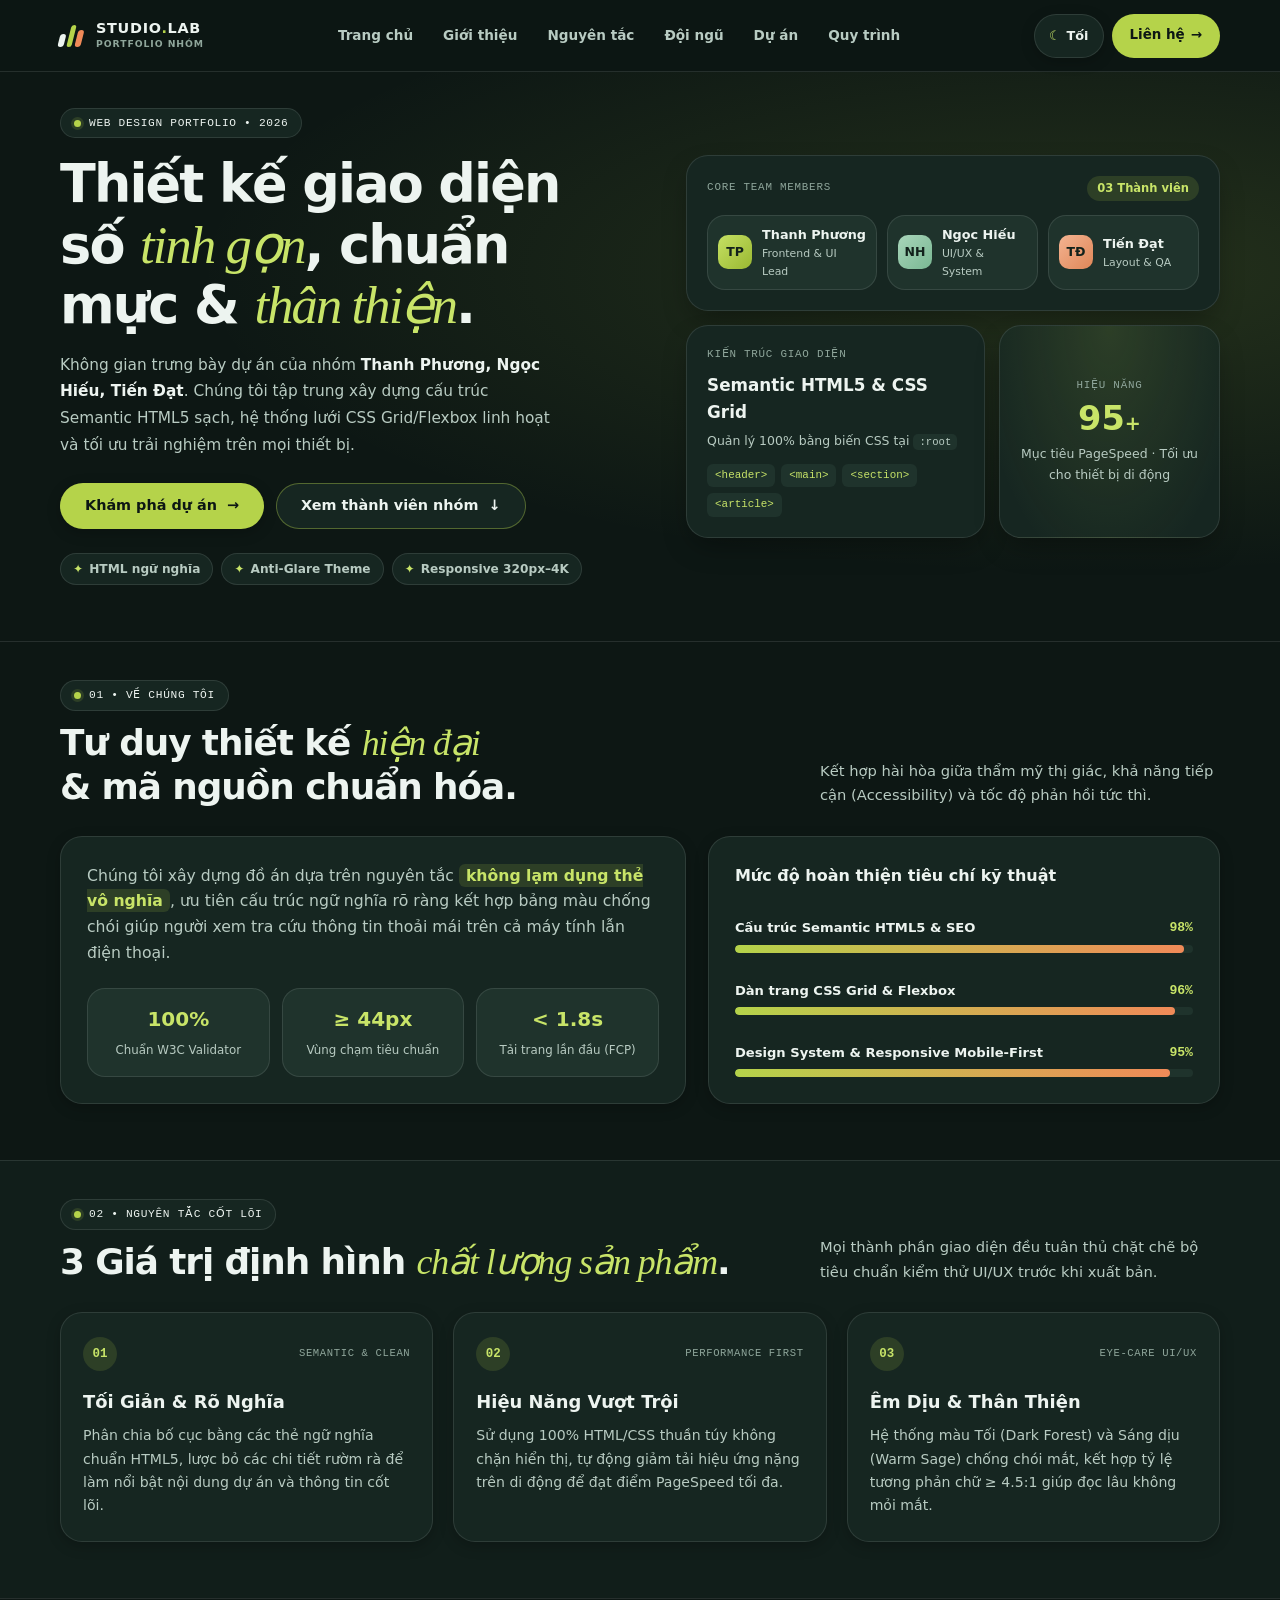
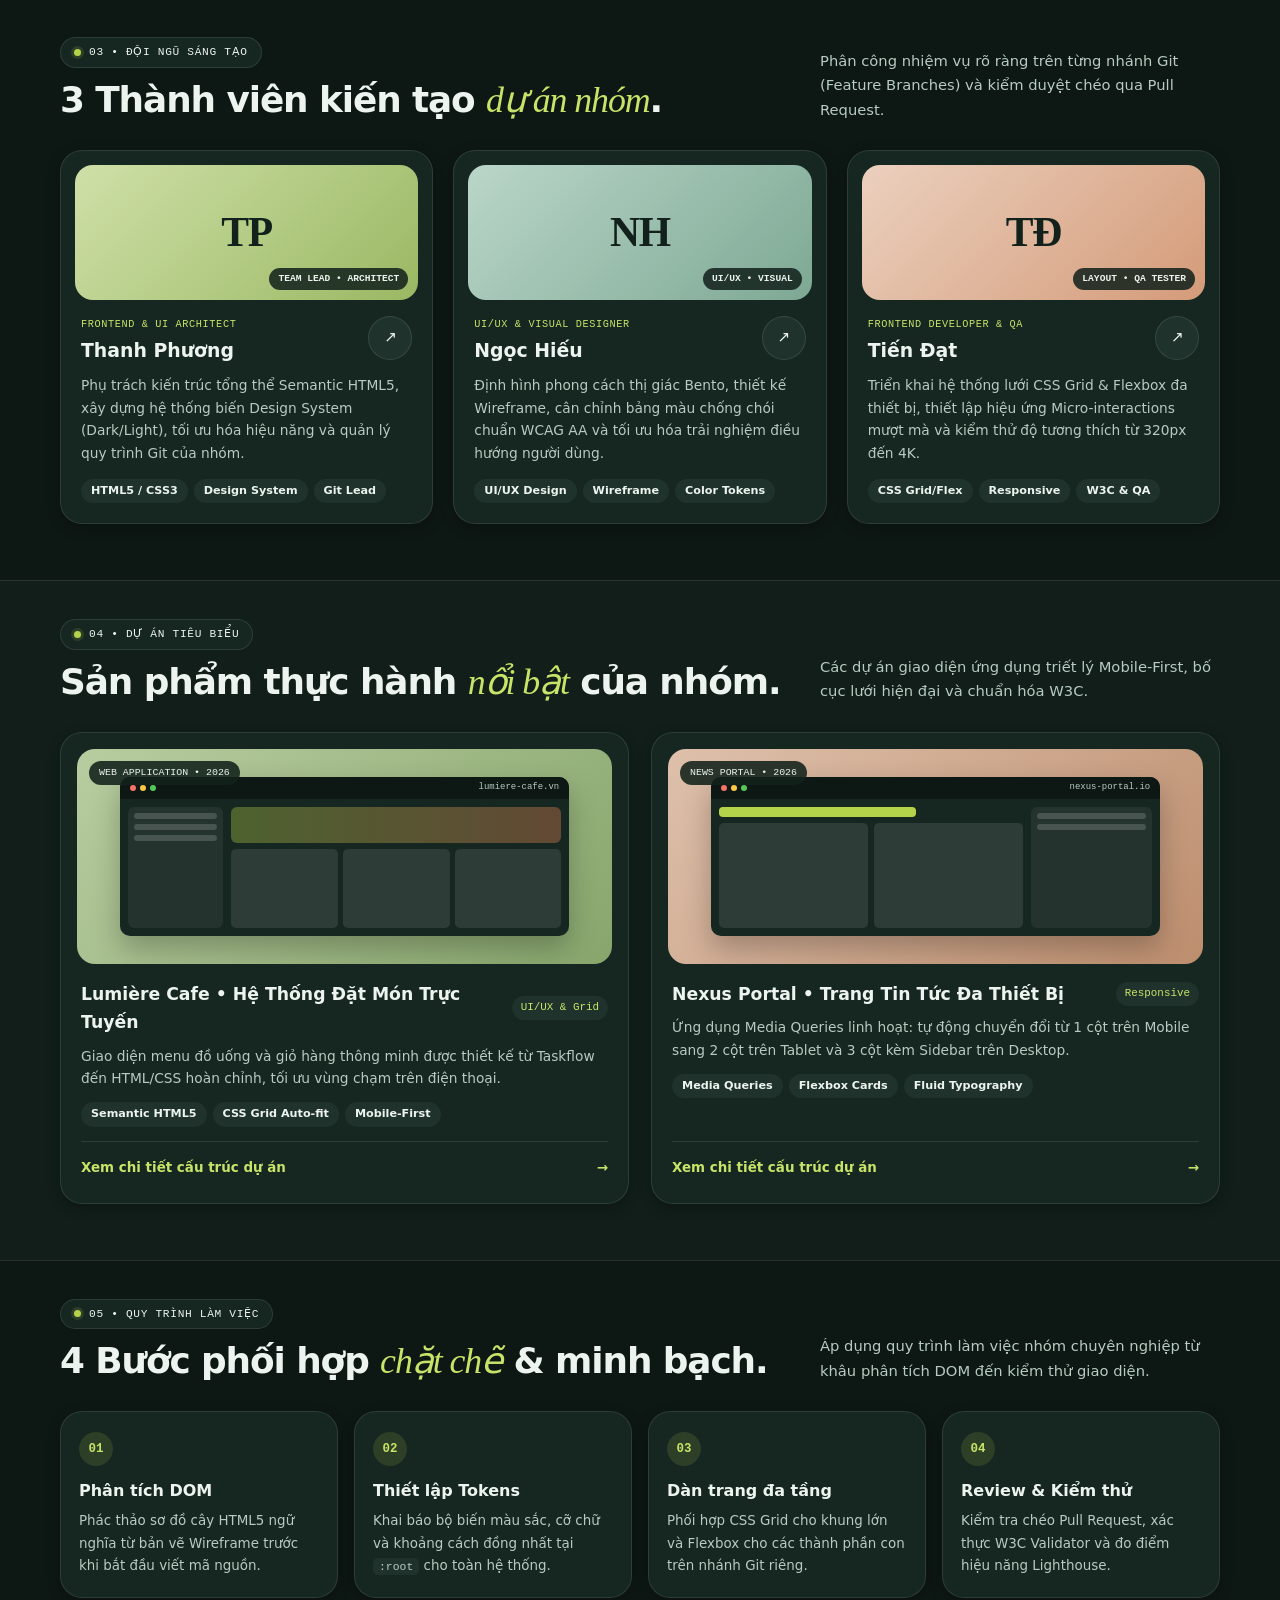
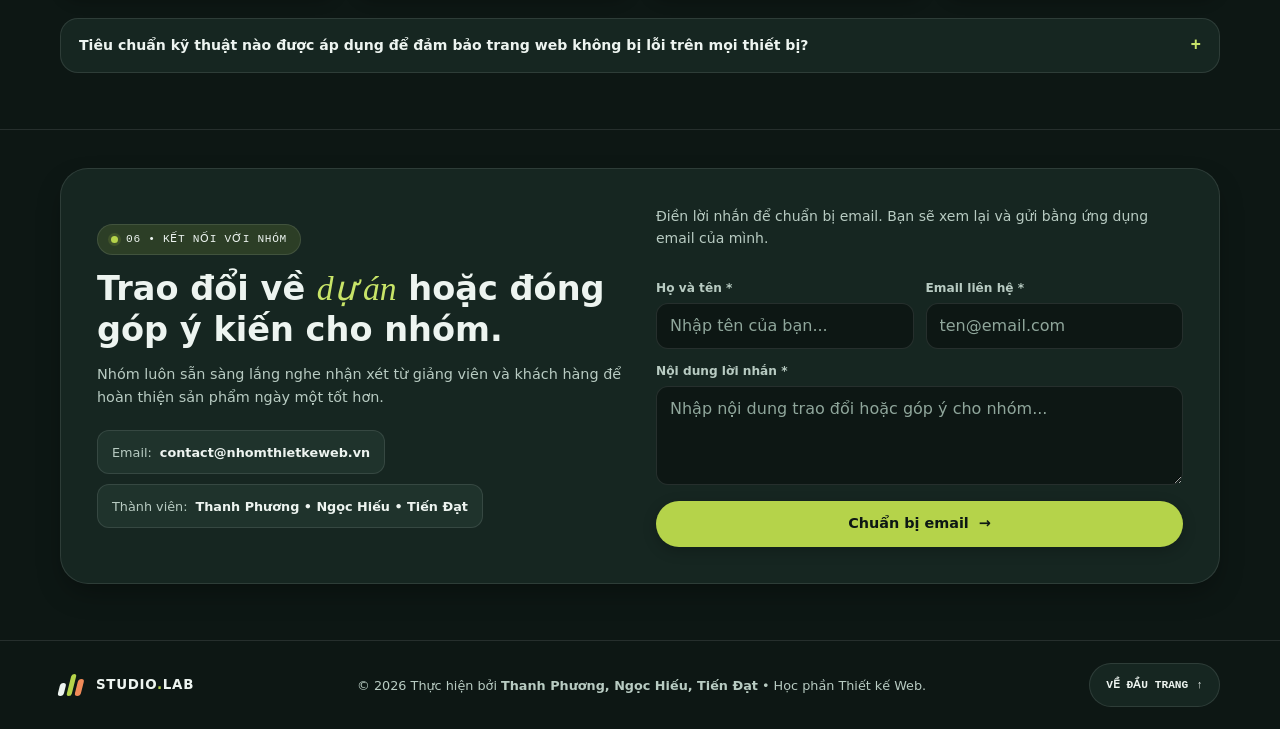
<file: index.html>
<!DOCTYPE html>
<html lang="vi">
<head>
  <meta charset="UTF-8">
  <meta name="viewport" content="width=device-width, initial-scale=1.0">
  <meta name="description" content="Portfolio Nhóm Thiết Kế Web STUDIO.LAB - Thanh Phương, Ngọc Hiếu, Tiến Đạt. Giao diện chuẩn Semantic HTML5, CSS Grid/Flexbox, Responsive và tối ưu PageSpeed.">
  <meta name="theme-color" content="#0d1714">
<script>try{if(localStorage.getItem('studio-theme')==='light')document.documentElement.dataset.theme='light'}catch{}</script>
  <title>STUDIO.LAB • Portfolio Nhóm Thiết Kế Web</title>

  <!-- Favicon SVG nội tuyến: Hiển thị sắc nét trên tab trình duyệt, không lỗi 404 -->
  <link rel="icon" type="image/svg+xml" href="data:image/svg+xml,%3Csvg xmlns='http://www.w3.org/2000/svg' viewBox='0 0 64 64'%3E%3Crect width='64' height='64' rx='16' fill='%23143e33'/%3E%3Crect x='15' y='28' width='8' height='22' rx='4' transform='skewX(-14)' fill='%23ffffff'/%3E%3Crect x='28' y='14' width='8' height='36' rx='4' transform='skewX(-14)' fill='%23b5d34a'/%3E%3Crect x='41' y='21' width='8' height='29' rx='4' transform='skewX(-14)' fill='%23f08a58'/%3E%3C/svg%3E">

  <link rel="stylesheet" href="style.css">

</head>
<body id="top">
  <!-- Phím tắt trợ năng cho người dùng bàn phím -->
  <a class="skip-link" href="#main-content">Bỏ qua đến nội dung chính</a>

  <!-- ==========================================================================
       1. HEADER & THANH ĐIỀU HƯỚNG CỐ ĐỊNH (STICKY HEADER)
       Khi bấm vào từng mục, trang sẽ cuộn khớp chính xác từ mép trên của mục đó.
       ========================================================================== -->
  <header class="site-header">
    <div class="header-inner">
      <a href="#top" class="brand" title="Về đầu trang">
        <span class="brand-mark" aria-hidden="true">
          <span></span>
          <span></span>
          <span></span>
        </span>
        <span class="brand-text">
          <span class="brand-title">STUDIO<span class="brand-dot">.</span>LAB</span>
          <span class="brand-sub">PORTFOLIO NHÓM</span>
        </span>
      </a>

      <!-- Menu điều hướng chính trên Desktop -->
      <nav class="desktop-nav" aria-label="Điều hướng chính">
        <a href="#hero" class="nav-item">Trang chủ</a>
        <a href="#about" class="nav-item">Giới thiệu</a>
        <a href="#principles" class="nav-item">Nguyên tắc</a>
        <a href="#team" class="nav-item">Đội ngũ</a>
        <a href="#work" class="nav-item">Dự án</a>
        <a href="#process" class="nav-item">Quy trình</a>
      </nav>

      <!-- Cụm nút chức năng: Đổi chế độ Tối / Sáng dịu mắt + Liên hệ + Menu Mobile -->
      <div class="header-actions">
        <div class="theme-switcher">
          <input type="checkbox" id="theme-switch" class="theme-checkbox" aria-label="Chuyển đổi giao diện Tối hoặc Sáng dịu mắt">
          <label for="theme-switch" class="theme-toggle-btn" title="Đổi giao diện Tối / Sáng dịu mắt (Anti-Glare)">
            <span class="mode-dark-label"><span class="mode-icon" aria-hidden="true">☾</span> Tối</span>
            <span class="mode-light-label"><span class="mode-icon" aria-hidden="true">☀</span> Sáng dịu</span>
          </label>
        </div>

        <a href="#contact" class="nav-contact">
          <span>Liên hệ</span>
          <span class="nav-arrow" aria-hidden="true">→</span>
        </a>

        <!-- Menu Hamburger thuần CSS trên Mobile & Tablet -->
        <details class="mobile-menu">
          <summary class="menu-toggle" aria-label="Mở menu điều hướng">
            <span class="toggle-line"></span>
            <span class="toggle-line"></span>
          </summary>
          <nav class="mobile-nav-dropdown" aria-label="Menu di động">
            <a href="#hero" class="nav-item">Trang chủ</a>
            <a href="#about" class="nav-item">Giới thiệu</a>
            <a href="#principles" class="nav-item">Nguyên tắc</a>
            <a href="#team" class="nav-item">Đội ngũ</a>
            <a href="#work" class="nav-item">Dự án</a>
            <a href="#process" class="nav-item">Quy trình</a>
            <a href="#contact" class="nav-contact mobile-cta">
              <span>Liên hệ ngay</span>
              <span aria-hidden="true">→</span>
            </a>
          </nav>
        </details>
      </div>
    </div>
  </header>

  <!-- ==========================================================================
       2. NỘI DUNG CHÍNH (<main>) - CẤU TRÚC BENTO PORTFOLIO HIỆN ĐẠI, GỌN GÀNG
       ========================================================================== -->
  <main id="main-content">

    <!-- ========================================================================
         HERO SECTION: GIỚI THIỆU NHÓM & BẢNG BENTO TRỰC QUAN
         ======================================================================== -->
    <section class="hero-section" id="hero">
      <div class="section-wrap hero-grid">
        <!-- Cột trái: Thông điệp Portfolio & Nút điều hướng -->
        <div class="hero-copy">
          <div class="eyebrow-pill">
            <span class="status-dot" aria-hidden="true"></span>
            <span>WEB DESIGN PORTFOLIO • <time datetime="2026">2026</time></span>
          </div>

          <h1 class="hero-title">
            Thiết kế giao diện số <em>tinh gọn</em>, chuẩn mực &amp; <em>thân thiện</em>.
          </h1>

          <p class="hero-intro">
            Không gian trưng bày dự án của nhóm <strong>Thanh Phương, Ngọc Hiếu, Tiến Đạt</strong>. Chúng tôi tập trung xây dựng cấu trúc Semantic HTML5 sạch, hệ thống lưới CSS Grid/Flexbox linh hoạt và tối ưu trải nghiệm trên mọi thiết bị.
          </p>

          <div class="hero-actions">
            <a href="#work" class="button button-primary">
              <span>Khám phá dự án</span>
              <span class="btn-arrow" aria-hidden="true">→</span>
            </a>
            <a href="#team" class="button button-outline">
              <span>Xem thành viên nhóm</span>
              <span class="btn-arrow" aria-hidden="true">↓</span>
            </a>
          </div>

          <ul class="hero-feature-tags" aria-label="Tiêu chuẩn kỹ thuật">
            <li class="feature-tag"><span class="tag-icon" aria-hidden="true">✦</span> HTML ngữ nghĩa</li>
            <li class="feature-tag"><span class="tag-icon" aria-hidden="true">✦</span> Anti-Glare Theme</li>
            <li class="feature-tag"><span class="tag-icon" aria-hidden="true">✦</span> Responsive 320px–4K</li>
          </ul>
        </div>

        <!-- Cột phải: Bảng Bento Portfolio Tổng Quan (<figure> & <figcaption>) -->
        <figure class="hero-bento" aria-label="Bảng tổng quan hồ sơ nhóm STUDIO.LAB">
          <!-- Thẻ Bento 1: Đội ngũ nòng cốt -->
          <div class="bento-card bento-team-preview">
            <div class="bento-card-head">
              <span class="bento-label">CORE TEAM MEMBERS</span>
              <span class="bento-status">03 Thành viên</span>
            </div>
            <div class="bento-avatars">
              <a href="#team" class="bento-member-chip">
                <span class="chip-avatar av-one">TP</span>
                <span class="chip-info">
                  <strong>Thanh Phương</strong>
                  <small>Frontend &amp; UI Lead</small>
                </span>
              </a>
              <a href="#team" class="bento-member-chip">
                <span class="chip-avatar av-two">NH</span>
                <span class="chip-info">
                  <strong>Ngọc Hiếu</strong>
                  <small>UI/UX &amp; System</small>
                </span>
              </a>
              <a href="#team" class="bento-member-chip">
                <span class="chip-avatar av-three">TĐ</span>
                <span class="chip-info">
                  <strong>Tiến Đạt</strong>
                  <small>Layout &amp; QA</small>
                </span>
              </a>
            </div>
          </div>

          <!-- Thẻ Bento 2: Kiến trúc mã nguồn -->
          <div class="bento-card bento-arch">
            <span class="bento-label">KIẾN TRÚC GIAO DIỆN</span>
            <strong class="bento-big-text">Semantic HTML5 &amp; CSS Grid</strong>
            <p class="bento-sub-text">Quản lý 100% bằng biến CSS tại <code>:root</code></p>
            <div class="bento-pills">
              <span>&lt;header&gt;</span>
              <span>&lt;main&gt;</span>
              <span>&lt;section&gt;</span>
              <span>&lt;article&gt;</span>
            </div>
          </div>

          <!-- Thẻ Bento 3: Điểm hiệu năng -->
          <div class="bento-card bento-score">
            <span class="bento-label">HIỆU NĂNG</span>
            <div class="score-circle">95<span>+</span></div>
            <p class="bento-sub-text">Mục tiêu PageSpeed · Tối ưu cho thiết bị di động</p>
          </div>
          <figcaption class="sr-only">Tóm tắt hồ sơ năng lực và đội ngũ thiết kế web STUDIO.LAB</figcaption>
        </figure>
      </div>
    </section>

    <!-- ========================================================================
         SECTION 01: GIỚI THIỆU & NĂNG LỰC KỸ THUẬT (<section> + <aside> + <mark>)
         ======================================================================== -->
    <section class="section-block" id="about">
      <div class="section-wrap">
        <!-- Thanh tiêu đề gọn gàng giúp nội dung chính luôn hiển thị ngay từ đầu -->
        <div class="section-header-bar">
          <div class="header-bar-left">
            <div class="eyebrow-pill">
              <span class="status-dot" aria-hidden="true"></span>
              <span>01 • VỀ CHÚNG TÔI</span>
            </div>
            <h2 class="section-title">
              Tư duy thiết kế <em>hiện đại</em> &amp; mã nguồn chuẩn hóa.
            </h2>
          </div>
          <p class="section-subtitle">
            Kết hợp hài hòa giữa thẩm mỹ thị giác, khả năng tiếp cận (Accessibility) và tốc độ phản hồi tức thì.
          </p>
        </div>

        <div class="about-bento-grid">
          <div class="about-story-card">
            <p class="about-lead-text">
              Chúng tôi xây dựng đồ án dựa trên nguyên tắc <mark class="highlight-mark">không lạm dụng thẻ vô nghĩa</mark>, ưu tiên cấu trúc ngữ nghĩa rõ ràng kết hợp bảng màu chống chói giúp người xem tra cứu thông tin thoải mái trên cả máy tính lẫn điện thoại.
            </p>

            <div class="about-stats-grid">
              <div class="mini-stat-box">
                <strong>100%</strong>
                <span>Chuẩn W3C Validator</span>
              </div>
              <div class="mini-stat-box">
                <strong>&ge; 44px</strong>
                <span>Vùng chạm tiêu chuẩn</span>
              </div>
              <div class="mini-stat-box">
                <strong>&lt; 1.8s</strong>
                <span>Tải trang lần đầu (FCP)</span>
              </div>
            </div>
          </div>

          <!-- Khối <aside> hiển thị thanh kỹ năng của nhóm -->
          <aside class="about-skills-aside" aria-label="Kỹ năng trọng tâm của nhóm">
            <h3 class="aside-heading">Mức độ hoàn thiện tiêu chí kỹ thuật</h3>
            <div class="skill-item">
              <div class="skill-meta">
                <span>Cấu trúc Semantic HTML5 &amp; SEO</span>
                <strong>98%</strong>
              </div>
              <div class="skill-bar"><span class="skill-fill w-98"></span></div>
            </div>
            <div class="skill-item">
              <div class="skill-meta">
                <span>Dàn trang CSS Grid &amp; Flexbox</span>
                <strong>96%</strong>
              </div>
              <div class="skill-bar"><span class="skill-fill w-96"></span></div>
            </div>
            <div class="skill-item">
              <div class="skill-meta">
                <span>Design System &amp; Responsive Mobile-First</span>
                <strong>95%</strong>
              </div>
              <div class="skill-bar"><span class="skill-fill w-95"></span></div>
            </div>
          </aside>
        </div>
      </div>
    </section>

    <!-- ========================================================================
         SECTION 02: NGUYÊN TẮC CỐT LÕI (PRINCIPLES)
         ======================================================================== -->
    <section class="section-block section-subtle" id="principles">
      <div class="section-wrap">
        <div class="section-header-bar">
          <div class="header-bar-left">
            <div class="eyebrow-pill">
              <span class="status-dot" aria-hidden="true"></span>
              <span>02 • NGUYÊN TẮC CỐT LÕI</span>
            </div>
            <h2 class="section-title">
              3 Giá trị định hình <em>chất lượng sản phẩm</em>.
            </h2>
          </div>
          <p class="section-subtitle">
            Mọi thành phần giao diện đều tuân thủ chặt chẽ bộ tiêu chuẩn kiểm thử UI/UX trước khi xuất bản.
          </p>
        </div>

        <div class="cards-grid-3">
          <article class="feature-card">
            <div class="card-top-row">
              <span class="step-badge">01</span>
              <span class="card-tag">SEMANTIC &amp; CLEAN</span>
            </div>
            <h3 class="card-heading">Tối Giản &amp; Rõ Nghĩa</h3>
            <p class="card-text">
              Phân chia bố cục bằng các thẻ ngữ nghĩa chuẩn HTML5, lược bỏ các chi tiết rườm rà để làm nổi bật nội dung dự án và thông tin cốt lõi.
            </p>
          </article>

          <article class="feature-card">
            <div class="card-top-row">
              <span class="step-badge">02</span>
              <span class="card-tag">PERFORMANCE FIRST</span>
            </div>
            <h3 class="card-heading">Hiệu Năng Vượt Trội</h3>
            <p class="card-text">
              Sử dụng 100% HTML/CSS thuần túy không chặn hiển thị, tự động giảm tải hiệu ứng nặng trên di động để đạt điểm PageSpeed tối đa.
            </p>
          </article>

          <article class="feature-card">
            <div class="card-top-row">
              <span class="step-badge">03</span>
              <span class="card-tag">EYE-CARE UI/UX</span>
            </div>
            <h3 class="card-heading">Êm Dịu &amp; Thân Thiện</h3>
            <p class="card-text">
              Hệ thống màu Tối (Dark Forest) và Sáng dịu (Warm Sage) chống chói mắt, kết hợp tỷ lệ tương phản chữ ≥ 4.5:1 giúp đọc lâu không mỏi mắt.
            </p>
          </article>
        </div>
      </div>
    </section>

    <!-- ========================================================================
         SECTION 03: ĐỘI NGŨ SÁNG TẠO (THANH PHƯƠNG, NGỌC HIẾU, TIẾN ĐẠT)
         ======================================================================== -->
    <section class="section-block" id="team">
      <div class="section-wrap">
        <div class="section-header-bar">
          <div class="header-bar-left">
            <div class="eyebrow-pill">
              <span class="status-dot" aria-hidden="true"></span>
              <span>03 • ĐỘI NGŨ SÁNG TẠO</span>
            </div>
            <h2 class="section-title">
              3 Thành viên kiến tạo <em>dự án nhóm</em>.
            </h2>
          </div>
          <p class="section-subtitle">
            Phân công nhiệm vụ rõ ràng trên từng nhánh Git (Feature Branches) và kiểm duyệt chéo qua Pull Request.
          </p>
        </div>

        <div class="cards-grid-3">
          <!-- Thành viên 1: Thanh Phương -->
          <article class="member-card">
            <div class="member-banner banner-one">
              <span class="member-monogram">TP</span>
              <span class="member-role-pill">TEAM LEAD • ARCHITECT</span>
            </div>
            <div class="member-content">
              <div class="member-title-row">
                <div>
                  <p class="member-subrole">FRONTEND &amp; UI ARCHITECT</p>
                  <h3 class="member-name">Thanh Phương</h3>
                </div>
                <a href="#contact" class="member-action-btn" aria-label="Liên hệ Thanh Phương">↗</a>
              </div>
              <p class="member-desc">
                Phụ trách kiến trúc tổng thể Semantic HTML5, xây dựng hệ thống biến Design System (Dark/Light), tối ưu hóa hiệu năng và quản lý quy trình Git của nhóm.
              </p>
              <div class="member-tags">
                <span>HTML5 / CSS3</span>
                <span>Design System</span>
                <span>Git Lead</span>
              </div>
            </div>
          </article>

          <!-- Thành viên 2: Ngọc Hiếu -->
          <article class="member-card">
            <div class="member-banner banner-two">
              <span class="member-monogram">NH</span>
              <span class="member-role-pill">UI/UX • VISUAL</span>
            </div>
            <div class="member-content">
              <div class="member-title-row">
                <div>
                  <p class="member-subrole">UI/UX &amp; VISUAL DESIGNER</p>
                  <h3 class="member-name">Ngọc Hiếu</h3>
                </div>
                <a href="#contact" class="member-action-btn" aria-label="Liên hệ Ngọc Hiếu">↗</a>
              </div>
              <p class="member-desc">
                Định hình phong cách thị giác Bento, thiết kế Wireframe, cân chỉnh bảng màu chống chói chuẩn WCAG AA và tối ưu hóa trải nghiệm điều hướng người dùng.
              </p>
              <div class="member-tags">
                <span>UI/UX Design</span>
                <span>Wireframe</span>
                <span>Color Tokens</span>
              </div>
            </div>
          </article>

          <!-- Thành viên 3: Tiến Đạt -->
          <article class="member-card">
            <div class="member-banner banner-three">
              <span class="member-monogram">TĐ</span>
              <span class="member-role-pill">LAYOUT • QA TESTER</span>
            </div>
            <div class="member-content">
              <div class="member-title-row">
                <div>
                  <p class="member-subrole">FRONTEND DEVELOPER &amp; QA</p>
                  <h3 class="member-name">Tiến Đạt</h3>
                </div>
                <a href="#contact" class="member-action-btn" aria-label="Liên hệ Tiến Đạt">↗</a>
              </div>
              <p class="member-desc">
                Triển khai hệ thống lưới CSS Grid &amp; Flexbox đa thiết bị, thiết lập hiệu ứng Micro-interactions mượt mà và kiểm thử độ tương thích từ 320px đến 4K.
              </p>
              <div class="member-tags">
                <span>CSS Grid/Flex</span>
                <span>Responsive</span>
                <span>W3C &amp; QA</span>
              </div>
            </div>
          </article>
        </div>
      </div>
    </section>

    <!-- ========================================================================
         SECTION 04: DỰ ÁN TIÊU BIỂU (PORTFOLIO SHOWCASE)
         ======================================================================== -->
    <section class="section-block section-subtle" id="work">
      <div class="section-wrap">
        <div class="section-header-bar">
          <div class="header-bar-left">
            <div class="eyebrow-pill">
              <span class="status-dot" aria-hidden="true"></span>
              <span>04 • DỰ ÁN TIÊU BIỂU</span>
            </div>
            <h2 class="section-title">
              Sản phẩm thực hành <em>nổi bật</em> của nhóm.
            </h2>
          </div>
          <p class="section-subtitle">
            Các dự án giao diện ứng dụng triết lý Mobile-First, bố cục lưới hiện đại và chuẩn hóa W3C.
          </p>
        </div>

        <div class="projects-grid">
          <!-- Dự án 1 -->
          <article class="project-card">
            <figure class="project-preview preview-cafe">
              <span class="project-badge">WEB APPLICATION • <time datetime="2026">2026</time></span>
              <div class="mock-window" aria-hidden="true">
                <div class="mock-bar">
                  <span class="dots"><i></i><i></i><i></i></span>
                  <span class="url">lumiere-cafe.vn</span>
                </div>
                <div class="mock-body">
                  <div class="mock-side">
                    <span></span><span></span><span></span>
                  </div>
                  <div class="mock-main-area">
                    <div class="mock-hero-banner"></div>
                    <div class="mock-grid-3">
                      <span></span><span></span><span></span>
                    </div>
                  </div>
                </div>
              </div>
              <figcaption class="sr-only">Giao diện mô phỏng dự án Lumière Cafe</figcaption>
            </figure>
            <div class="project-info">
              <div class="project-head">
                <h3 class="project-title">Lumière Cafe • Hệ Thống Đặt Món Trực Tuyến</h3>
                <span class="project-tag-year">UI/UX &amp; Grid</span>
              </div>
              <p class="project-desc">
                Giao diện menu đồ uống và giỏ hàng thông minh được thiết kế từ Taskflow đến HTML/CSS hoàn chỉnh, tối ưu vùng chạm trên điện thoại.
              </p>
              <div class="project-tech-list">
                <span>Semantic HTML5</span>
                <span>CSS Grid Auto-fit</span>
                <span>Mobile-First</span>
              </div>
              <a href="#contact" class="project-cta-link">
                <span>Xem chi tiết cấu trúc dự án</span>
                <span class="link-arrow" aria-hidden="true">→</span>
              </a>
            </div>
          </article>

          <!-- Dự án 2 -->
          <article class="project-card">
            <figure class="project-preview preview-portal">
              <span class="project-badge">NEWS PORTAL • <time datetime="2026">2026</time></span>
              <div class="mock-window" aria-hidden="true">
                <div class="mock-bar">
                  <span class="dots"><i></i><i></i><i></i></span>
                  <span class="url">nexus-portal.io</span>
                </div>
                <div class="mock-body mock-body-portal">
                  <div class="mock-main-area">
                    <div class="mock-title-line"></div>
                    <div class="mock-grid-2">
                      <span></span><span></span>
                    </div>
                  </div>
                  <div class="mock-right-aside">
                    <span></span><span></span>
                  </div>
                </div>
              </div>
              <figcaption class="sr-only">Giao diện mô phỏng cổng tin tức đa thiết bị Nexus</figcaption>
            </figure>
            <div class="project-info">
              <div class="project-head">
                <h3 class="project-title">Nexus Portal • Trang Tin Tức Đa Thiết Bị</h3>
                <span class="project-tag-year">Responsive</span>
              </div>
              <p class="project-desc">
                Ứng dụng Media Queries linh hoạt: tự động chuyển đổi từ 1 cột trên Mobile sang 2 cột trên Tablet và 3 cột kèm Sidebar trên Desktop.
              </p>
              <div class="project-tech-list">
                <span>Media Queries</span>
                <span>Flexbox Cards</span>
                <span>Fluid Typography</span>
              </div>
              <a href="#contact" class="project-cta-link">
                <span>Xem chi tiết cấu trúc dự án</span>
                <span class="link-arrow" aria-hidden="true">→</span>
              </a>
            </div>
          </article>
        </div>
      </div>
    </section>

    <!-- ========================================================================
         SECTION 05: QUY TRÌNH TRIỂN KHAI & TIÊU CHUẨN (<details> & <summary>)
         ======================================================================== -->
    <section class="section-block" id="process">
      <div class="section-wrap">
        <div class="section-header-bar">
          <div class="header-bar-left">
            <div class="eyebrow-pill">
              <span class="status-dot" aria-hidden="true"></span>
              <span>05 • QUY TRÌNH LÀM VIỆC</span>
            </div>
            <h2 class="section-title">
              4 Bước phối hợp <em>chặt chẽ</em> &amp; minh bạch.
            </h2>
          </div>
          <p class="section-subtitle">
            Áp dụng quy trình làm việc nhóm chuyên nghiệp từ khâu phân tích DOM đến kiểm thử giao diện.
          </p>
        </div>

        <div class="process-grid-4">
          <article class="process-step-card">
            <span class="step-badge">01</span>
            <h3>Phân tích DOM</h3>
            <p>Phác thảo sơ đồ cây HTML5 ngữ nghĩa từ bản vẽ Wireframe trước khi bắt đầu viết mã nguồn.</p>
          </article>

          <article class="process-step-card">
            <span class="step-badge">02</span>
            <h3>Thiết lập Tokens</h3>
            <p>Khai báo bộ biến màu sắc, cỡ chữ và khoảng cách đồng nhất tại <code>:root</code> cho toàn hệ thống.</p>
          </article>

          <article class="process-step-card">
            <span class="step-badge">03</span>
            <h3>Dàn trang đa tầng</h3>
            <p>Phối hợp CSS Grid cho khung lớn và Flexbox cho các thành phần con trên nhánh Git riêng.</p>
          </article>

          <article class="process-step-card">
            <span class="step-badge">04</span>
            <h3>Review &amp; Kiểm thử</h3>
            <p>Kiểm tra chéo Pull Request, xác thực W3C Validator và đo điểm hiệu năng Lighthouse.</p>
          </article>
        </div>

        <!-- Khối <details> & <summary> gọn gàng minh họa thẻ ngữ nghĩa tương tác (Tuần 2) -->
        <div class="faq-compact">
          <details class="faq-box">
            <summary class="faq-summary">
              <span>Tiêu chuẩn kỹ thuật nào được áp dụng để đảm bảo trang web không bị lỗi trên mọi thiết bị?</span>
              <span class="faq-plus" aria-hidden="true">+</span>
            </summary>
            <div class="faq-content">
              <p>
                Trang web sử dụng đơn vị tương đối (<code>rem</code>, <code>%</code>, <code>fr</code>, <code>clamp()</code>), khóa tràn ngang tuyệt đối bằng <code>overflow-x: clip</code>, đảm bảo kích thước nút bấm tối thiểu <code>44x44px</code> và đã vượt qua kiểm thử tại các độ phân giải 320px, 768px, 1024px và 1440px+.
              </p>
            </div>
          </details>
        </div>
      </div>
    </section>

    <!-- ========================================================================
         SECTION 06: LIÊN HỆ HỢP TÁC (CONTACT & FORM CHUẨN UI CHECKLIST)
         ======================================================================== -->
    <section class="section-block contact-section" id="contact">
      <div class="section-wrap">
        <div class="contact-card">
          <div class="contact-left">
            <div class="eyebrow-pill eyebrow-light">
              <span class="status-dot dot-leaf" aria-hidden="true"></span>
              <span>06 • KẾT NỐI VỚI NHÓM</span>
            </div>

            <h2 class="contact-title">
              Trao đổi về <em>dự án</em> hoặc đóng góp ý kiến cho nhóm.
            </h2>

            <p class="contact-desc">
              Nhóm luôn sẵn sàng lắng nghe nhận xét từ giảng viên và khách hàng để hoàn thiện sản phẩm ngày một tốt hơn.
            </p>

            <div class="contact-chips">
              <a href="mailto:contact@nhomthietkeweb.vn" class="contact-chip">
                <span>Email:</span>
                <strong>contact@nhomthietkeweb.vn</strong>
              </a>
              <div class="contact-chip">
                <span>Thành viên:</span>
                <strong>Thanh Phương • Ngọc Hiếu • Tiến Đạt</strong>
              </div>
            </div>
          </div>

          <!-- Form liên hệ có đầy đủ placeholder và báo lỗi tự động bằng CSS -->
<form class="contact-form" action="#contact" method="get">
<p class="form-note">Điền lời nhắn để chuẩn bị email. Bạn sẽ xem lại và gửi bằng ứng dụng email của mình.</p>
            <div class="form-row-2">
              <div class="form-field">
                <label for="sender-name" class="form-label">Họ và tên *</label>
                <input
                  type="text"
                  id="sender-name"
autocomplete="name"
aria-describedby="sender-name-error"
                  name="name"
                  class="form-input"
                  placeholder="Nhập tên của bạn..."
                  required
                  minlength="2">
                <span class="form-error" id="sender-name-error">Vui lòng nhập ít nhất 2 ký tự.</span>
              </div>

              <div class="form-field">
                <label for="sender-email" class="form-label">Email liên hệ *</label>
                <input
                  type="email"
                  id="sender-email"
autocomplete="email"
aria-describedby="sender-email-error"
                  name="email"
                  class="form-input"
                  placeholder="ten@email.com"
                  required>
                <span class="form-error" id="sender-email-error">Vui lòng nhập đúng định dạng email.</span>
              </div>
            </div>

            <div class="form-field">
              <label for="sender-msg" class="form-label">Nội dung lời nhắn *</label>
              <textarea
                id="sender-msg"
autocomplete="off"
aria-describedby="sender-msg-error"
                name="message"
                class="form-input form-textarea"
                rows="3"
                placeholder="Nhập nội dung trao đổi hoặc góp ý cho nhóm..."
                required
                minlength="10"></textarea>
              <span class="form-error" id="sender-msg-error">Vui lòng nhập nội dung tối thiểu 10 ký tự.</span>
            </div>

<button type="submit" class="button button-primary form-submit" disabled>
              <span>Chuẩn bị email</span>
              <span class="btn-arrow" aria-hidden="true">→</span>
            </button>
          <p id="form-status" class="form-status" role="status" aria-live="polite" hidden></p>
<a id="email-draft" class="button button-outline" hidden>Mở ứng dụng email <span aria-hidden="true">↗</span></a>
<noscript><p class="form-note">Bật JavaScript để chuẩn bị email, hoặc gửi email trực tiếp qua liên kết bên cạnh.</p></noscript>
</form>
        </div>
      </div>
    </section>
  </main>

  <!-- ==========================================================================
       3. CHÂN TRANG (FOOTER)
       ========================================================================== -->
  <footer class="site-footer">
    <div class="section-wrap footer-inner">
      <div class="footer-brand">
        <span class="brand-mark" aria-hidden="true">
          <span></span>
          <span></span>
          <span></span>
        </span>
        <span class="brand-name">STUDIO<span class="brand-dot">.</span>LAB</span>
      </div>

      <p class="footer-copy">
        © <time datetime="2026">2026</time> Thực hiện bởi <strong>Thanh Phương, Ngọc Hiếu, Tiến Đạt</strong> • Học phần Thiết kế Web.
      </p>

      <a href="#top" class="back-top-pill" aria-label="Cuộn về đầu trang">
        <span>VỀ ĐẦU TRANG</span>
        <span class="top-arrow" aria-hidden="true">↑</span>
      </a>
    </div>
  </footer>
<script>
(() => {
  'use strict';

  const root = document.documentElement;
  const themeSwitch = document.querySelector('#theme-switch');

  window.addEventListener('pageshow', () => {
    if (!window.location.hash) return;
    let targetId;
    try {
      targetId = decodeURIComponent(window.location.hash.slice(1));
    } catch {
      return;
    }
    const target = document.getElementById(targetId);
    if (target) {
      requestAnimationFrame(() => {
        target.scrollIntoView({ behavior: 'instant', block: 'start' });
      });
    }
  });

  if (themeSwitch) {
    const isLight = root.dataset.theme === 'light';
    if (themeSwitch.checked !== isLight) themeSwitch.checked = isLight;
    themeSwitch.addEventListener('change', () => {
      const theme = themeSwitch.checked ? 'light' : 'dark';
      root.dataset.theme = theme;
      try {
        localStorage.setItem('studio-theme', theme);
      } catch {
        // Theme switching still works when browser storage is unavailable.
      }
    });
  }

  const menu = document.querySelector('details.mobile-menu');

  if (menu) {
    menu.addEventListener('click', (event) => {
      if (event.target instanceof Element && event.target.closest('a[href^="#"]')) {
        menu.open = false;
      }
    });

    document.addEventListener('keydown', (event) => {
      if (event.key === 'Escape' && menu.open) {
        menu.open = false;
        menu.querySelector('summary')?.focus();
      }
    });

    document.addEventListener('pointerdown', (event) => {
      if (menu.open && event.target instanceof Node && !menu.contains(event.target)) {
        menu.open = false;
      }
    });
  }

  const form = document.querySelector('.contact-form');
  const status = document.querySelector('#form-status');
  const draftLink = document.querySelector('#email-draft');
  const emailLink = document.querySelector('.contact-chip[href^="mailto:"]');

  if (form) {
    form.querySelector('button[type="submit"]').disabled = false;
    const nameInput = form.querySelector('[name="name"]');
    const messageInput = form.querySelector('[name="message"]');

    form.addEventListener('input', (event) => {
      if (event.target instanceof HTMLInputElement || event.target instanceof HTMLTextAreaElement) {
        event.target.setCustomValidity('');
      }
      if (draftLink) {
        draftLink.hidden = true;
        draftLink.removeAttribute('href');
      }
      if (status) {
        status.hidden = true;
        status.textContent = '';
      }
    });

    form.addEventListener('submit', (event) => {
      event.preventDefault();
      const fields = new FormData(form);
      const name = String(fields.get('name') || '').trim();
      const email = String(fields.get('email') || '').trim();
      const message = String(fields.get('message') || '').trim();

      nameInput?.setCustomValidity(name.length >= 2 ? '' : 'Vui lòng nhập tên có ít nhất 2 ký tự, không tính khoảng trắng ở đầu và cuối.');
      messageInput?.setCustomValidity(message.length >= 10 ? '' : 'Vui lòng nhập lời nhắn có ít nhất 10 ký tự, không tính khoảng trắng ở đầu và cuối.');
      if (!form.reportValidity()) return;

      const recipient = emailLink?.getAttribute('href')?.split('?')[0];
      if (!status || !draftLink || !recipient) return;

      const query = new URLSearchParams({
        subject: `Lời nhắn từ ${name} · STUDIO.LAB`,
        body: `Họ và tên: ${name}\nEmail liên hệ: ${email}\n\n${message}`,
      }).toString().replace(/\+/g, '%20');

      draftLink.href = `${recipient}?${query}`;
      draftLink.hidden = false;
      status.textContent = 'Bản nháp đã sẵn sàng. Mở ứng dụng email bằng liên kết bên dưới để kiểm tra nội dung trước khi gửi. Chưa có lời nhắn nào được gửi.';
      status.hidden = false;
    });
  }
})();

</script>
</body>
</html>
</file>
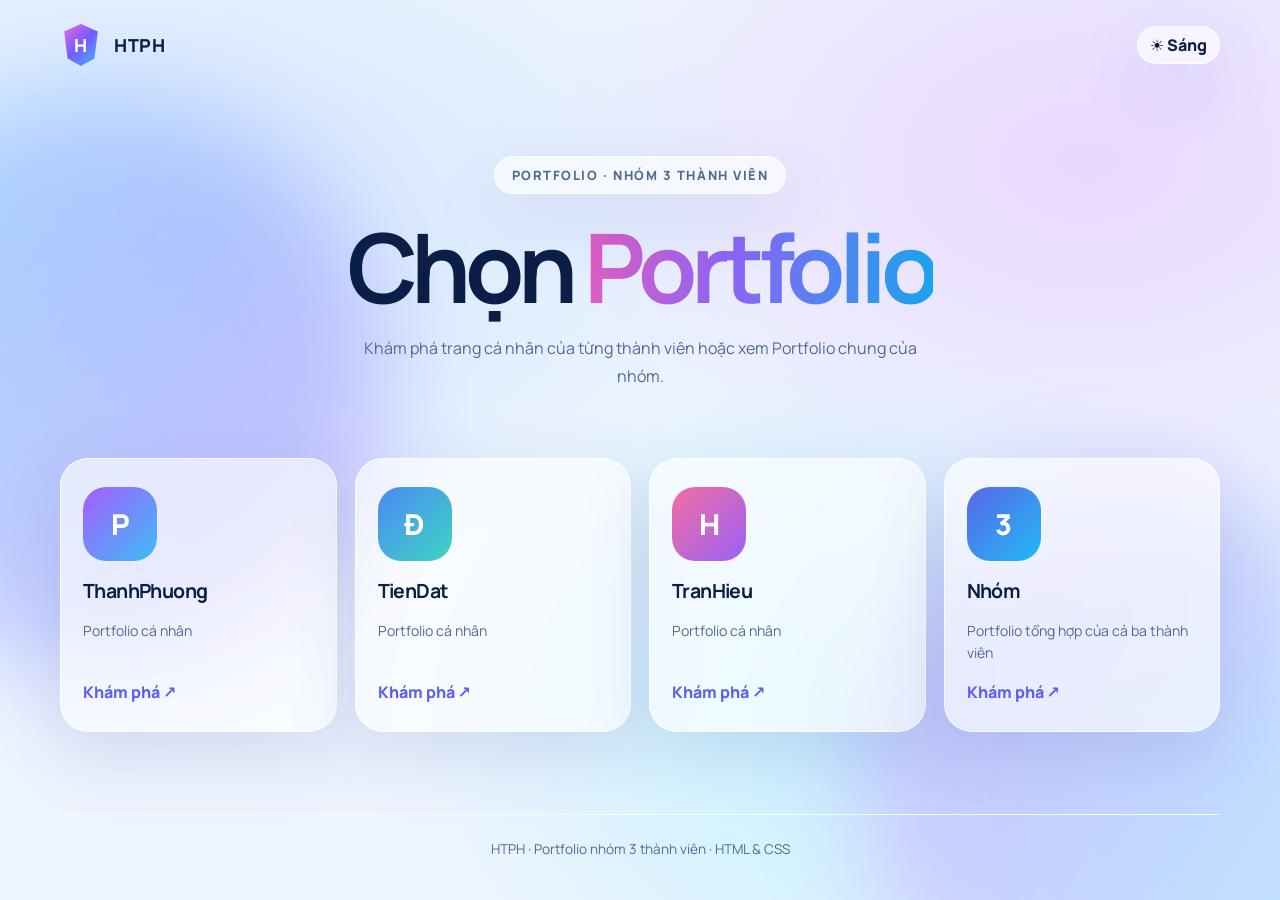
<file: PortfolioNhom3/index.html>
<!doctype html><html lang="vi"><head><meta charset="utf-8"><meta name="viewport" content="width=device-width,initial-scale=1"><meta name="description" content="Trang Portfolio HTPH"><meta name="theme-color" content="#071329"><title>Portfolio | HTPH</title><link rel="preconnect" href="https://fonts.googleapis.com"><link rel="preconnect" href="https://fonts.gstatic.com" crossorigin><link href="https://fonts.googleapis.com/css2?family=Manrope:wght@400;500;600;700;800&display=swap" rel="stylesheet"><link rel="stylesheet" href="assets/css/style.css"></head><body><input class="theme-input" type="checkbox" id="theme" aria-label="Bật chế độ tối"><div class="app"><header class="header wrap"><a class="brand" href="index.html"><span class="brand-mark">H</span>HTPH</a><div class="right"><label class="theme-switch glass" for="theme" title="Chuyển sáng tối"><span class="sun">☀ Sáng</span><span class="moon">☾ Tối</span></label></div></header><main class="wrap"><section class="hero"><span class="eyebrow glass">Portfolio · Nhóm 3 thành viên</span><h1>Chọn <span class="gradient">Portfolio</span></h1><p>Khám phá trang cá nhân của từng thành viên hoặc xem Portfolio chung của nhóm.</p></section><section class="choices" aria-label="Chọn Portfolio"><a class="choice glass" href="members/thanhphuong/index.html"><span class="avatar">P</span><h2>ThanhPhuong</h2><p>Portfolio cá nhân</p><span class="arrow">Khám phá ↗</span></a><a class="choice glass" href="members/tiendat/index.html"><span class="avatar">Đ</span><h2>TienDat</h2><p>Portfolio cá nhân</p><span class="arrow">Khám phá ↗</span></a><a class="choice glass" href="members/tranhieu/index.html"><span class="avatar">H</span><h2>TranHieu</h2><p>Portfolio cá nhân</p><span class="arrow">Khám phá ↗</span></a><a class="choice glass" href="nhom/index.html"><span class="avatar">3</span><h2>Nhóm</h2><p>Portfolio tổng hợp của cả ba thành viên</p><span class="arrow">Khám phá ↗</span></a></section></main><footer class="footer wrap">HTPH · Portfolio nhóm 3 thành viên · HTML & CSS</footer></div></body></html>
</file>
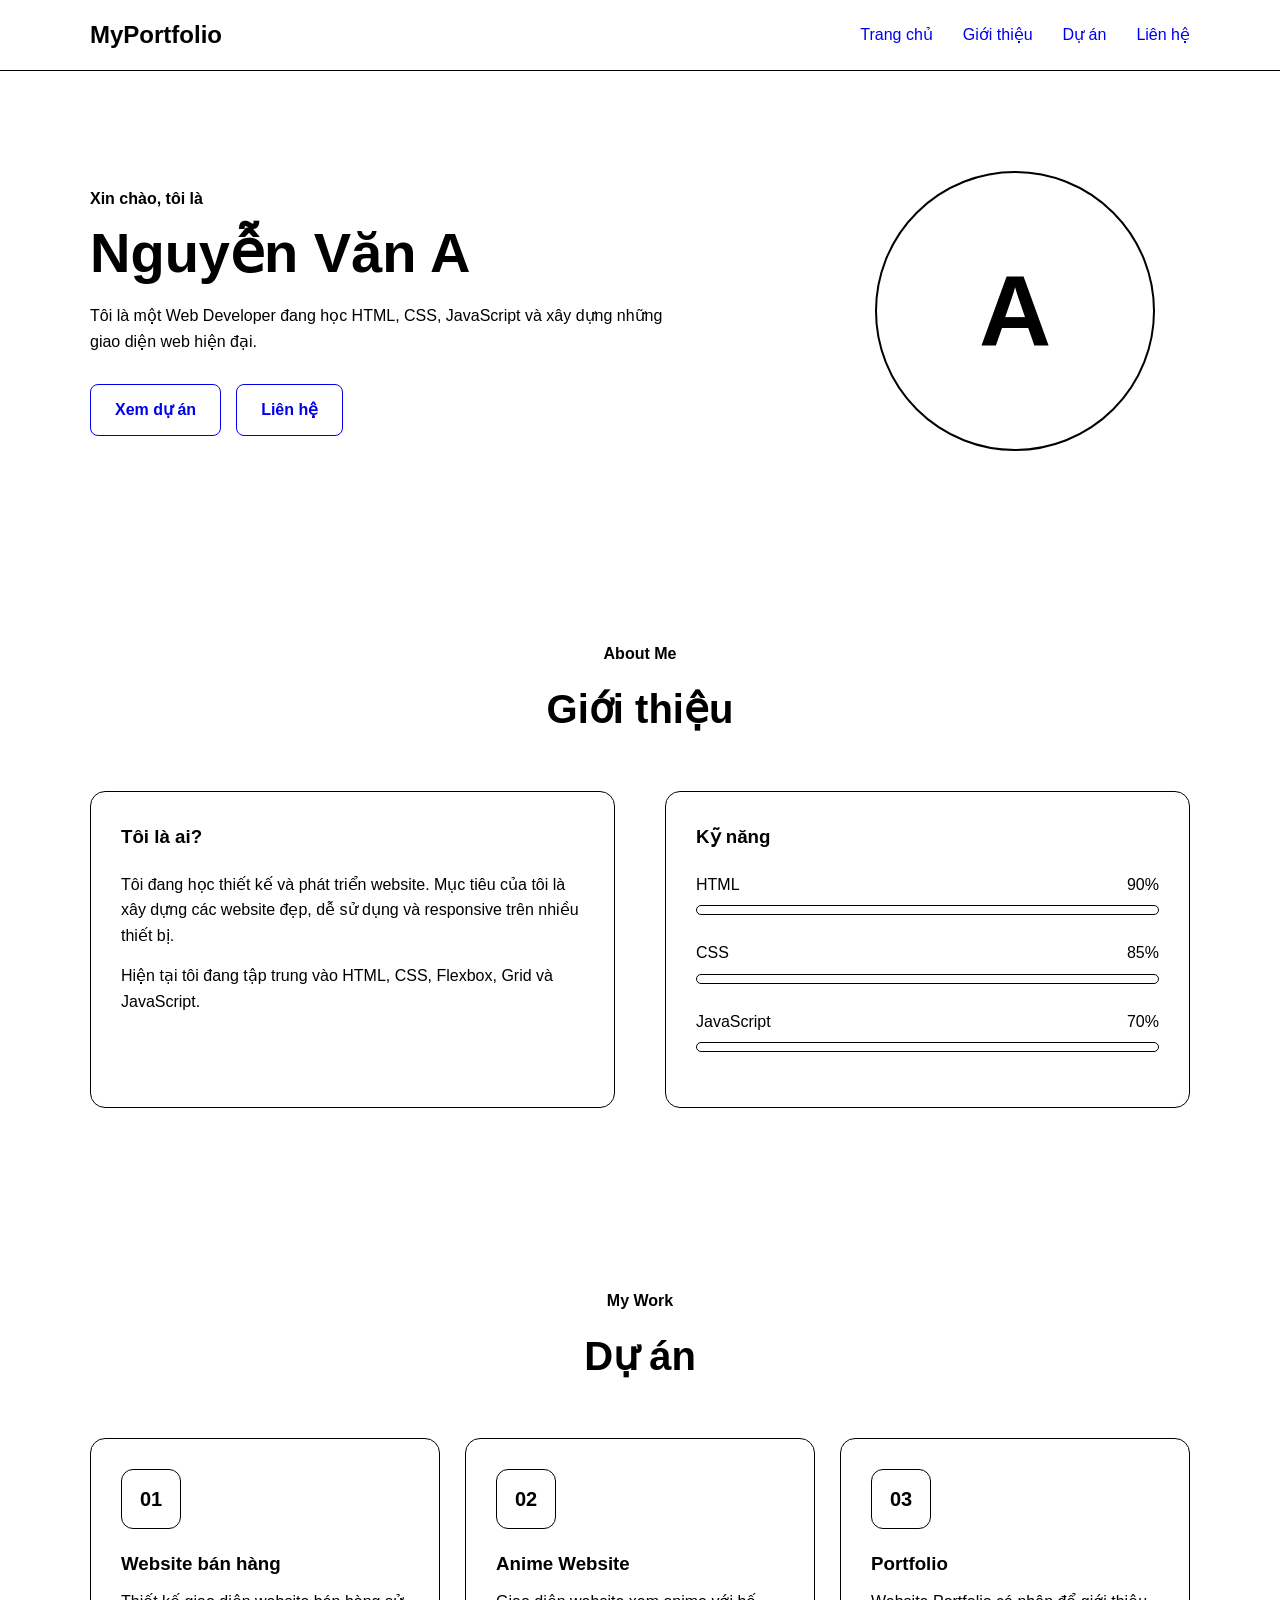
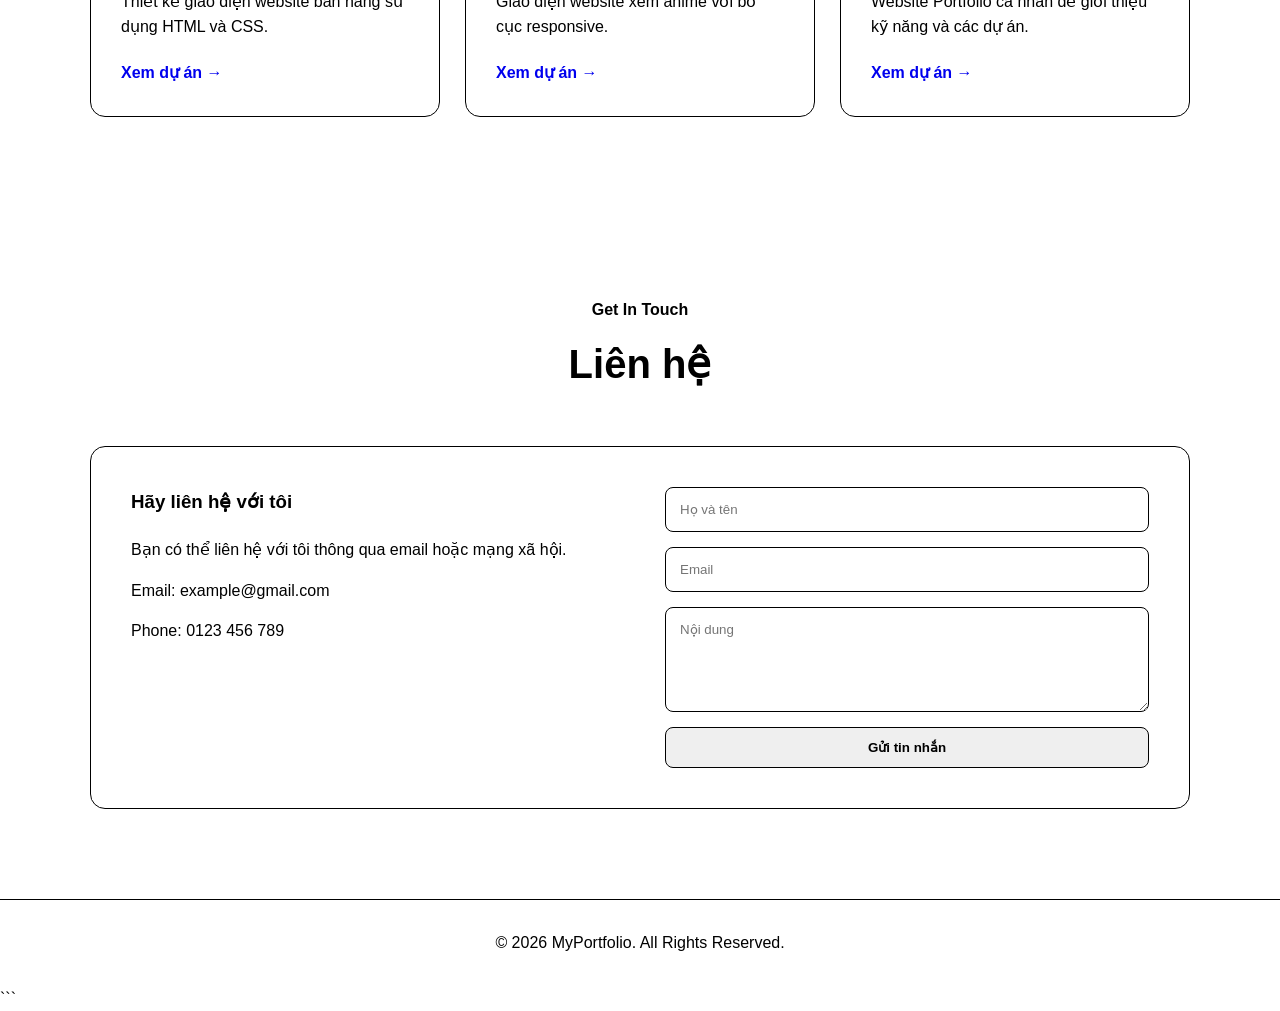
<file: Tuan03/index.html>
<!DOCTYPE html>
<html lang="vi">
<head>
    <meta charset="UTF-8">
    <meta name="viewport" content="width=device-width, initial-scale=1.0">

    <title>My Portfolio</title>

    <link rel="stylesheet" href="style.css">
</head>

<body>

    <!-- HEADER -->
    <header class="header">
        <div class="container nav">
            <h1 class="logo">MyPortfolio</h1>

            <nav class="menu">
                <a href="#home">Trang chủ</a>
                <a href="#about">Giới thiệu</a>
                <a href="#projects">Dự án</a>
                <a href="#contact">Liên hệ</a>
            </nav>
        </div>
    </header>


    <!-- MAIN -->
    <main>

        <!-- HERO -->
        <section id="home" class="hero">
            <div class="container hero-content">

                <div class="hero-text">
                    <p class="subtitle">Xin chào, tôi là</p>

                    <h2>Nguyễn Văn A</h2>

                    <p class="description">
                        Tôi là một Web Developer đang học HTML, CSS,
                        JavaScript và xây dựng những giao diện web hiện đại.
                    </p>

                    <div class="hero-buttons">
                        <a href="#projects" class="btn">
                            Xem dự án
                        </a>

                        <a href="#contact" class="btn">
                            Liên hệ
                        </a>
                    </div>
                </div>


                <div class="hero-image">
                    <div class="avatar">
                        A
                    </div>
                </div>

            </div>
        </section>


        <!-- ABOUT -->
        <section id="about" class="section">

            <div class="container">

                <div class="section-title">
                    <p class="subtitle">About Me</p>
                    <h2>Giới thiệu</h2>
                </div>


                <div class="about-content">

                    <div class="about-card">
                        <h3>Tôi là ai?</h3>

                        <p>
                            Tôi đang học thiết kế và phát triển website.
                            Mục tiêu của tôi là xây dựng các website đẹp,
                            dễ sử dụng và responsive trên nhiều thiết bị.
                        </p>

                        <p>
                            Hiện tại tôi đang tập trung vào HTML, CSS,
                            Flexbox, Grid và JavaScript.
                        </p>
                    </div>


                    <div class="skills">

                        <h3>Kỹ năng</h3>

                        <div class="skill">
                            <div class="skill-info">
                                <span>HTML</span>
                                <span>90%</span>
                            </div>

                            <div class="skill-bar">
                                <div class="skill-progress html"></div>
                            </div>
                        </div>


                        <div class="skill">
                            <div class="skill-info">
                                <span>CSS</span>
                                <span>85%</span>
                            </div>

                            <div class="skill-bar">
                                <div class="skill-progress css"></div>
                            </div>
                        </div>


                        <div class="skill">
                            <div class="skill-info">
                                <span>JavaScript</span>
                                <span>70%</span>
                            </div>

                            <div class="skill-bar">
                                <div class="skill-progress js"></div>
                            </div>
                        </div>

                    </div>

                </div>

            </div>

        </section>


        <!-- PROJECTS -->
        <section id="projects" class="section">

            <div class="container">

                <div class="section-title">
                    <p class="subtitle">My Work</p>
                    <h2>Dự án</h2>
                </div>


                <div class="projects">

                    <article class="project-card">

                        <div class="project-icon">
                            01
                        </div>

                        <div class="project-content">

                            <h3>Website bán hàng</h3>

                            <p>
                                Thiết kế giao diện website bán hàng
                                sử dụng HTML và CSS.
                            </p>

                            <a href="#" class="project-link">
                                Xem dự án →
                            </a>

                        </div>

                    </article>


                    <article class="project-card">

                        <div class="project-icon">
                            02
                        </div>

                        <div class="project-content">

                            <h3>Anime Website</h3>

                            <p>
                                Giao diện website xem anime với
                                bố cục responsive.
                            </p>

                            <a href="#" class="project-link">
                                Xem dự án →
                            </a>

                        </div>

                    </article>


                    <article class="project-card">

                        <div class="project-icon">
                            03
                        </div>

                        <div class="project-content">

                            <h3>Portfolio</h3>

                            <p>
                                Website Portfolio cá nhân để giới thiệu
                                kỹ năng và các dự án.
                            </p>

                            <a href="#" class="project-link">
                                Xem dự án →
                            </a>

                        </div>

                    </article>

                </div>

            </div>

        </section>


        <!-- CONTACT -->
        <section id="contact" class="section">

            <div class="container">

                <div class="section-title">
                    <p class="subtitle">Get In Touch</p>
                    <h2>Liên hệ</h2>
                </div>


                <div class="contact-box">

                    <div class="contact-info">

                        <h3>Hãy liên hệ với tôi</h3>

                        <p>
                            Bạn có thể liên hệ với tôi thông qua
                            email hoặc mạng xã hội.
                        </p>

                        <p>
                            Email: example@gmail.com
                        </p>

                        <p>
                            Phone: 0123 456 789
                        </p>

                    </div>


                    <form class="contact-form">

                        <input
                            type="text"
                            placeholder="Họ và tên"
                        >

                        <input
                            type="email"
                            placeholder="Email"
                        >

                        <textarea
                            rows="5"
                            placeholder="Nội dung"
                        ></textarea>

                        <button
                            type="submit"
                            class="btn"
                        >
                            Gửi tin nhắn
                        </button>

                    </form>

                </div>

            </div>

        </section>

    </main>


    <!-- FOOTER -->
    <footer class="footer">
        <p>
            © 2026 MyPortfolio. All Rights Reserved.
        </p>
    </footer>

</body>
</html>
```
</file>
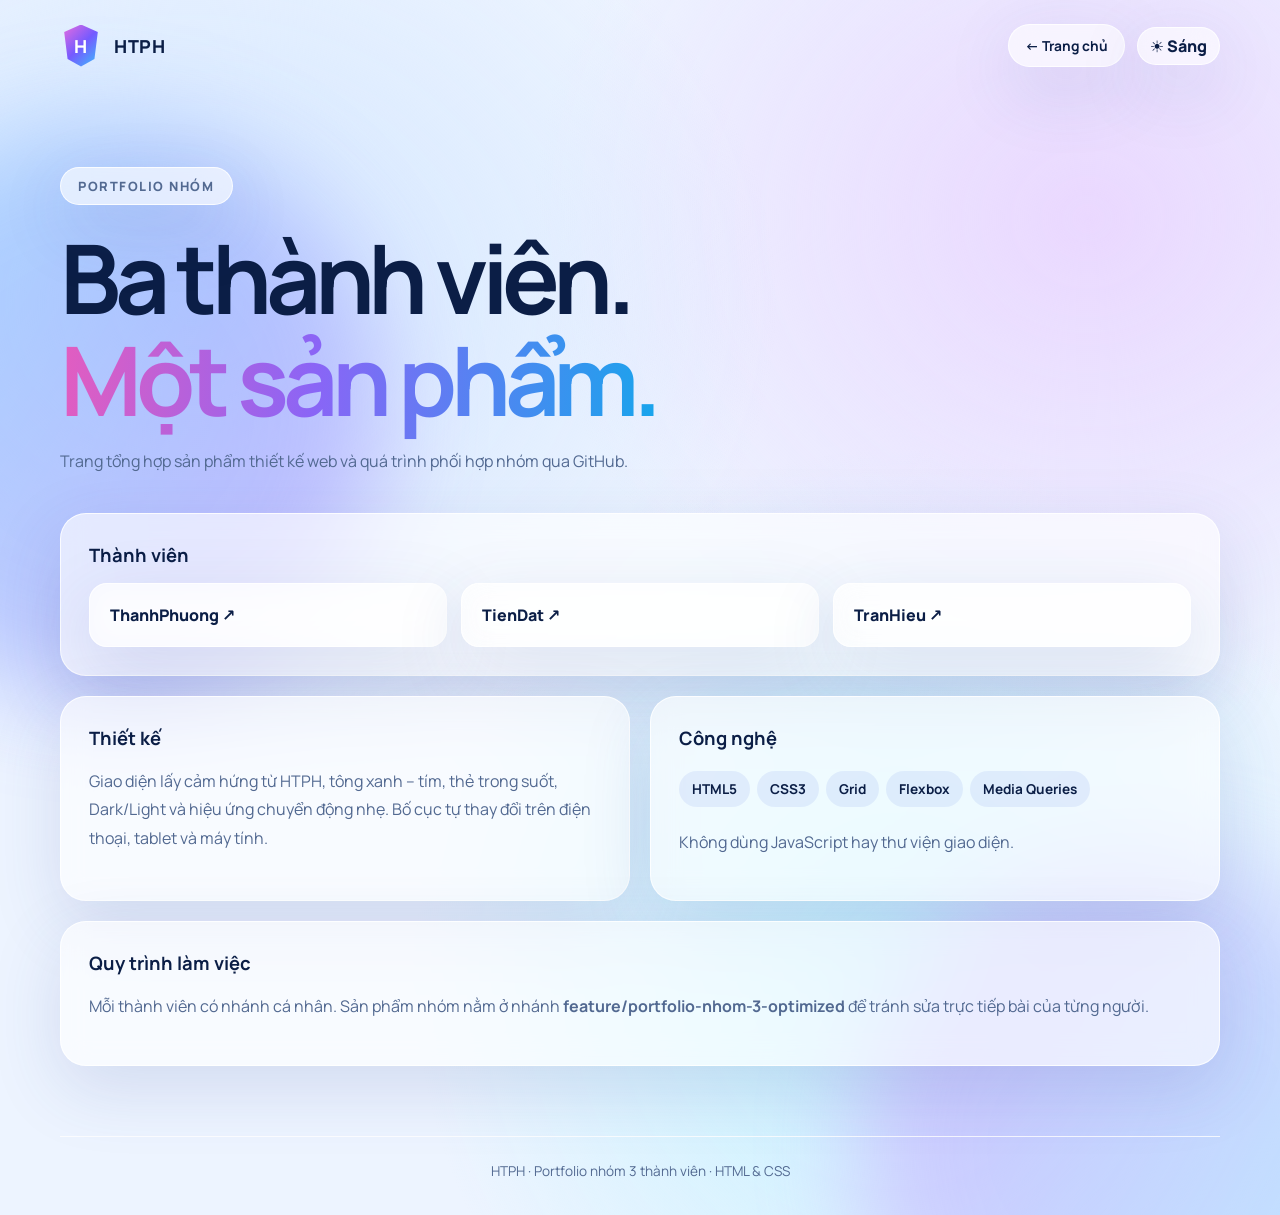
<file: PortfolioNhom3/nhom/index.html>
<!doctype html><html lang="vi"><head><meta charset="utf-8"><meta name="viewport" content="width=device-width,initial-scale=1"><meta name="description" content="Trang Portfolio HTPH"><meta name="theme-color" content="#071329"><title>Portfolio | HTPH</title><link rel="preconnect" href="https://fonts.googleapis.com"><link rel="preconnect" href="https://fonts.gstatic.com" crossorigin><link href="https://fonts.googleapis.com/css2?family=Manrope:wght@400;500;600;700;800&display=swap" rel="stylesheet"><link rel="stylesheet" href="../assets/css/style.css"></head><body><input class="theme-input" type="checkbox" id="theme" aria-label="Bật chế độ tối"><div class="app"><header class="header wrap"><a class="brand" href="../index.html"><span class="brand-mark">H</span>HTPH</a><div class="right"><a class="back glass" href="../index.html">← Trang chủ</a><label class="theme-switch glass" for="theme" title="Chuyển sáng tối"><span class="sun">☀ Sáng</span><span class="moon">☾ Tối</span></label></div></header><main class="wrap"><section class="hero profile-hero"><span class="eyebrow glass">Portfolio nhóm</span><h1>Ba thành viên.<br><span class="gradient">Một sản phẩm.</span></h1><p>Trang tổng hợp sản phẩm thiết kế web và quá trình phối hợp nhóm qua GitHub.</p></section><div class="sections"><section class="panel glass wide"><h2>Thành viên</h2><div class="team-links"><a class="glass" href="../members/thanhphuong/index.html">ThanhPhuong ↗</a><a class="glass" href="../members/tiendat/index.html">TienDat ↗</a><a class="glass" href="../members/tranhieu/index.html">TranHieu ↗</a></div></section><section class="panel glass"><h2>Thiết kế</h2><p>Giao diện lấy cảm hứng từ HTPH, tông xanh – tím, thẻ trong suốt, Dark/Light và hiệu ứng chuyển động nhẹ. Bố cục tự thay đổi trên điện thoại, tablet và máy tính.</p></section><section class="panel glass"><h2>Công nghệ</h2><span class="pill">HTML5</span><span class="pill">CSS3</span><span class="pill">Grid</span><span class="pill">Flexbox</span><span class="pill">Media Queries</span><p>Không dùng JavaScript hay thư viện giao diện.</p></section><section class="panel glass wide"><h2>Quy trình làm việc</h2><p>Mỗi thành viên có nhánh cá nhân. Sản phẩm nhóm nằm ở nhánh <strong>feature/portfolio-nhom-3-optimized</strong> để tránh sửa trực tiếp bài của từng người.</p></section></div></main><footer class="footer wrap">HTPH · Portfolio nhóm 3 thành viên · HTML & CSS</footer></div></body></html>
</file>
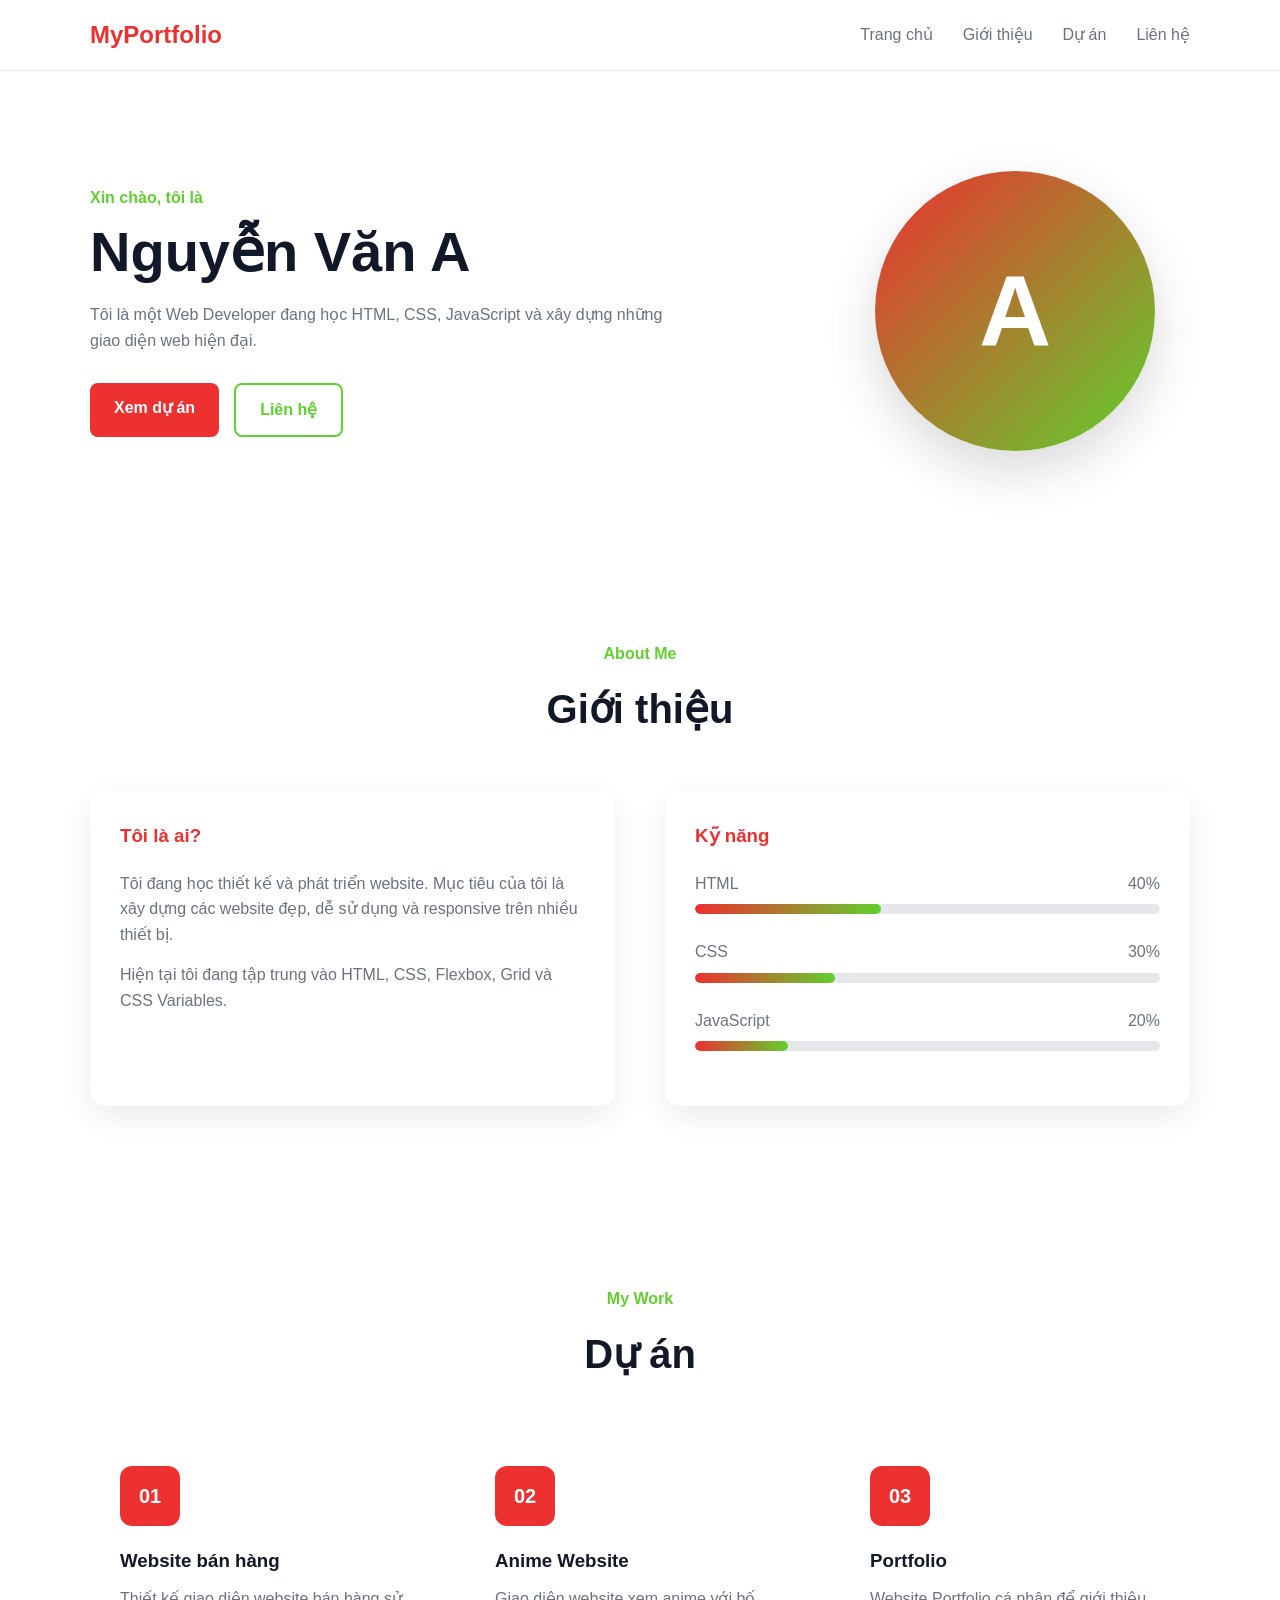
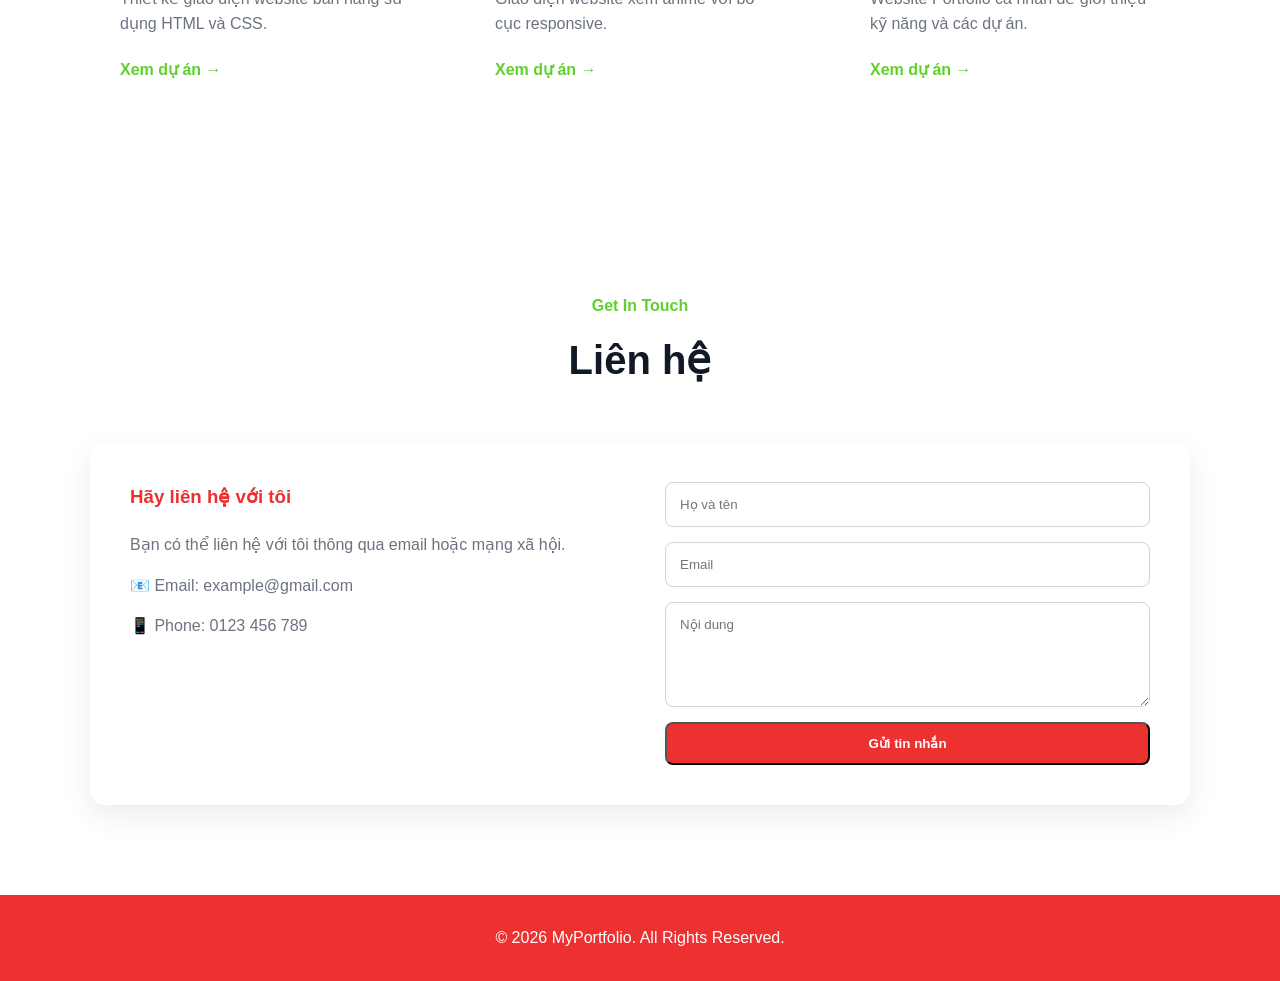
<file: Tuan04/HoatDong01/index.html>
<!DOCTYPE html>
<html lang="vi">
<head>
    <meta charset="UTF-8">
    <meta name="viewport" content="width=device-width, initial-scale=1.0">
    <title>Portfolio - CSS Variables</title>

    <link rel="stylesheet" href="style.css">
</head>
<body>

    <!-- HEADER -->
    <header class="header">
        <div class="container nav">
            <h1 class="logo">MyPortfolio</h1>

            <nav class="menu">
                <a href="#home">Trang chủ</a>
                <a href="#about">Giới thiệu</a>
                <a href="#projects">Dự án</a>
                <a href="#contact">Liên hệ</a>
            </nav>
        </div>
    </header>

    <!-- HERO -->
    <main>

        <section id="home" class="hero">
            <div class="container hero-content">
                <div class="hero-text">
                    <p class="subtitle">Xin chào, tôi là</p>

                    <h2>Nguyễn Văn A</h2>

                    <p class="description">
                        Tôi là một Web Developer đang học HTML, CSS,
                        JavaScript và xây dựng những giao diện web hiện đại.
                    </p>

                    <div class="hero-buttons">
                        <a href="#projects" class="btn btn-primary">
                            Xem dự án
                        </a>

                        <a href="#contact" class="btn btn-secondary">
                            Liên hệ
                        </a>
                    </div>
                </div>

                <div class="hero-image">
                    <div class="avatar">
                        A
                    </div>
                </div>
            </div>
        </section>

        <!-- ABOUT -->
        <section id="about" class="section">
            <div class="container">

                <div class="section-title">
                    <p class="subtitle">About Me</p>
                    <h2>Giới thiệu</h2>
                </div>

                <div class="about-content">
                    <div class="about-card">
                        <h3>Tôi là ai?</h3>

                        <p>
                            Tôi đang học thiết kế và phát triển website.
                            Mục tiêu của tôi là xây dựng các website đẹp,
                            dễ sử dụng và responsive trên nhiều thiết bị.
                        </p>

                        <p>
                            Hiện tại tôi đang tập trung vào HTML, CSS,
                            Flexbox, Grid và CSS Variables.
                        </p>
                    </div>

                    <div class="skills">
                        <h3>Kỹ năng</h3>

                        <div class="skill">
                            <div class="skill-info">
                                <span>HTML</span>
                                <span>40%</span>
                            </div>
                            <div class="skill-bar">
                                <div class="skill-progress html"></div>
                            </div>
                        </div>

                        <div class="skill">
                            <div class="skill-info">
                                <span>CSS</span>
                                <span>30%</span>
                            </div>
                            <div class="skill-bar">
                                <div class="skill-progress css"></div>
                            </div>
                        </div>

                        <div class="skill">
                            <div class="skill-info">
                                <span>JavaScript</span>
                                <span>20%</span>
                            </div>
                            <div class="skill-bar">
                                <div class="skill-progress js"></div>
                            </div>
                        </div>
                    </div>
                </div>

            </div>
        </section>

        <!-- PROJECTS -->
        <section id="projects" class="section projects-section">
            <div class="container">

                <div class="section-title">
                    <p class="subtitle">My Work</p>
                    <h2>Dự án</h2>
                </div>

                <div class="projects">

                    <article class="project-card">
                        <div class="project-icon">
                            01
                        </div>

                        <div class="project-content">
                            <h3>Website bán hàng</h3>

                            <p>
                                Thiết kế giao diện website bán hàng
                                sử dụng HTML và CSS.
                            </p>

                            <a href="#" class="project-link">
                                Xem dự án →
                            </a>
                        </div>
                    </article>

                    <article class="project-card">
                        <div class="project-icon">
                            02
                        </div>

                        <div class="project-content">
                            <h3>Anime Website</h3>

                            <p>
                                Giao diện website xem anime với
                                bố cục responsive.
                            </p>

                            <a href="#" class="project-link">
                                Xem dự án →
                            </a>
                        </div>
                    </article>

                    <article class="project-card">
                        <div class="project-icon">
                            03
                        </div>

                        <div class="project-content">
                            <h3>Portfolio</h3>

                            <p>
                                Website Portfolio cá nhân để giới thiệu
                                kỹ năng và các dự án.
                            </p>

                            <a href="#" class="project-link">
                                Xem dự án →
                            </a>
                        </div>
                    </article>

                </div>
            </div>
        </section>

        <!-- CONTACT -->
        <section id="contact" class="section">
            <div class="container">

                <div class="section-title">
                    <p class="subtitle">Get In Touch</p>
                    <h2>Liên hệ</h2>
                </div>

                <div class="contact-box">

                    <div class="contact-info">
                        <h3>Hãy liên hệ với tôi</h3>

                        <p>
                            Bạn có thể liên hệ với tôi thông qua
                            email hoặc mạng xã hội.
                        </p>

                        <p>
                            📧 Email: example@gmail.com
                        </p>

                        <p>
                            📱 Phone: 0123 456 789
                        </p>
                    </div>

                    <form class="contact-form">

                        <input
                            type="text"
                            placeholder="Họ và tên"
                        >

                        <input
                            type="email"
                            placeholder="Email"
                        >

                        <textarea
                            rows="5"
                            placeholder="Nội dung"
                        ></textarea>

                        <button
                            type="submit"
                            class="btn btn-primary"
                        >
                            Gửi tin nhắn
                        </button>

                    </form>

                </div>
            </div>
        </section>

    </main>

    <!-- FOOTER -->
    <footer class="footer">
        <p>
            © 2026 MyPortfolio. All Rights Reserved.
        </p>
    </footer>

</body>
</html>
</file>
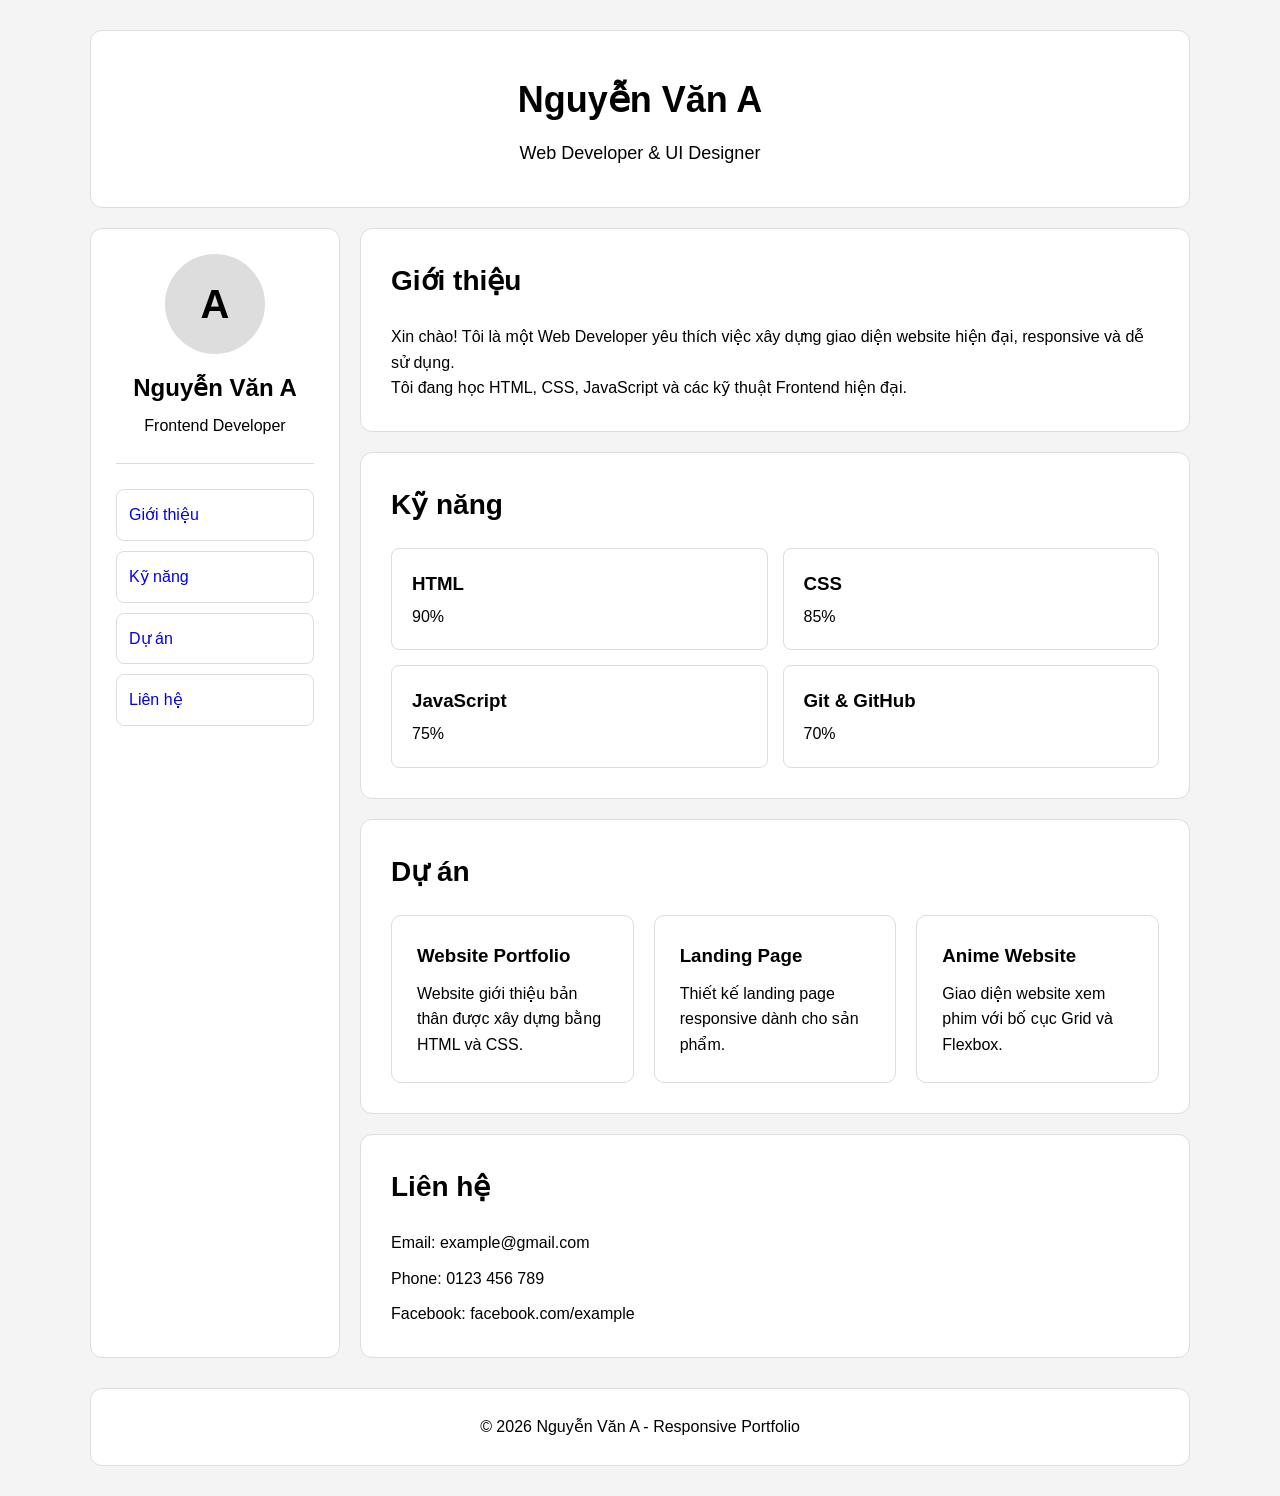
<file: Tuan04/HoatDong02/index.html>
<!DOCTYPE html>
<html lang="vi">
<head>
    <meta charset="UTF-8">
    <meta name="viewport" content="width=device-width, initial-scale=1.0">
    <title>Responsive Portfolio</title>
    <link rel="stylesheet" href="style.css">
</head>

<body>

    <div class="container">

        <!-- HEADER -->
        <header class="header">
            <div class="header-content">
                <h1>Nguyễn Văn A</h1>
                <p>Web Developer & UI Designer</p>
            </div>
        </header>


        <!-- SIDEBAR -->
        <aside class="sidebar">

            <div class="profile">
                <div class="avatar">A</div>

                <h2>Nguyễn Văn A</h2>
                <p>Frontend Developer</p>
            </div>

            <nav class="menu">
                <a href="#about">Giới thiệu</a>
                <a href="#skills">Kỹ năng</a>
                <a href="#projects">Dự án</a>
                <a href="#contact">Liên hệ</a>
            </nav>

        </aside>


        <!-- MAIN -->
        <main class="main">

            <!-- ABOUT -->
            <section id="about" class="section">
                <h2>Giới thiệu</h2>

                <p>
                    Xin chào! Tôi là một Web Developer yêu thích việc xây dựng
                    giao diện website hiện đại, responsive và dễ sử dụng.
                </p>

                <p>
                    Tôi đang học HTML, CSS, JavaScript và các kỹ thuật
                    Frontend hiện đại.
                </p>
            </section>


            <!-- SKILLS -->
            <section id="skills" class="section">

                <h2>Kỹ năng</h2>

                <div class="skills">

                    <div class="skill">
                        <h3>HTML</h3>
                        <p>90%</p>
                    </div>

                    <div class="skill">
                        <h3>CSS</h3>
                        <p>85%</p>
                    </div>

                    <div class="skill">
                        <h3>JavaScript</h3>
                        <p>75%</p>
                    </div>

                    <div class="skill">
                        <h3>Git & GitHub</h3>
                        <p>70%</p>
                    </div>

                </div>

            </section>


            <!-- PROJECTS -->
            <section id="projects" class="section">

                <h2>Dự án</h2>

                <div class="projects">

                    <article class="project-card">
                        <h3>Website Portfolio</h3>
                        <p>
                            Website giới thiệu bản thân được xây dựng
                            bằng HTML và CSS.
                        </p>
                    </article>

                    <article class="project-card">
                        <h3>Landing Page</h3>
                        <p>
                            Thiết kế landing page responsive
                            dành cho sản phẩm.
                        </p>
                    </article>

                    <article class="project-card">
                        <h3>Anime Website</h3>
                        <p>
                            Giao diện website xem phim với
                            bố cục Grid và Flexbox.
                        </p>
                    </article>

                </div>

            </section>


            <!-- CONTACT -->
            <section id="contact" class="section">

                <h2>Liên hệ</h2>

                <div class="contact">

                    <p>Email: example@gmail.com</p>
                    <p>Phone: 0123 456 789</p>
                    <p>Facebook: facebook.com/example</p>

                </div>

            </section>

        </main>

    </div>


    <!-- FOOTER -->
    <footer class="footer">
        <p>© 2026 Nguyễn Văn A - Responsive Portfolio</p>
    </footer>

</body>
</html>
</file>
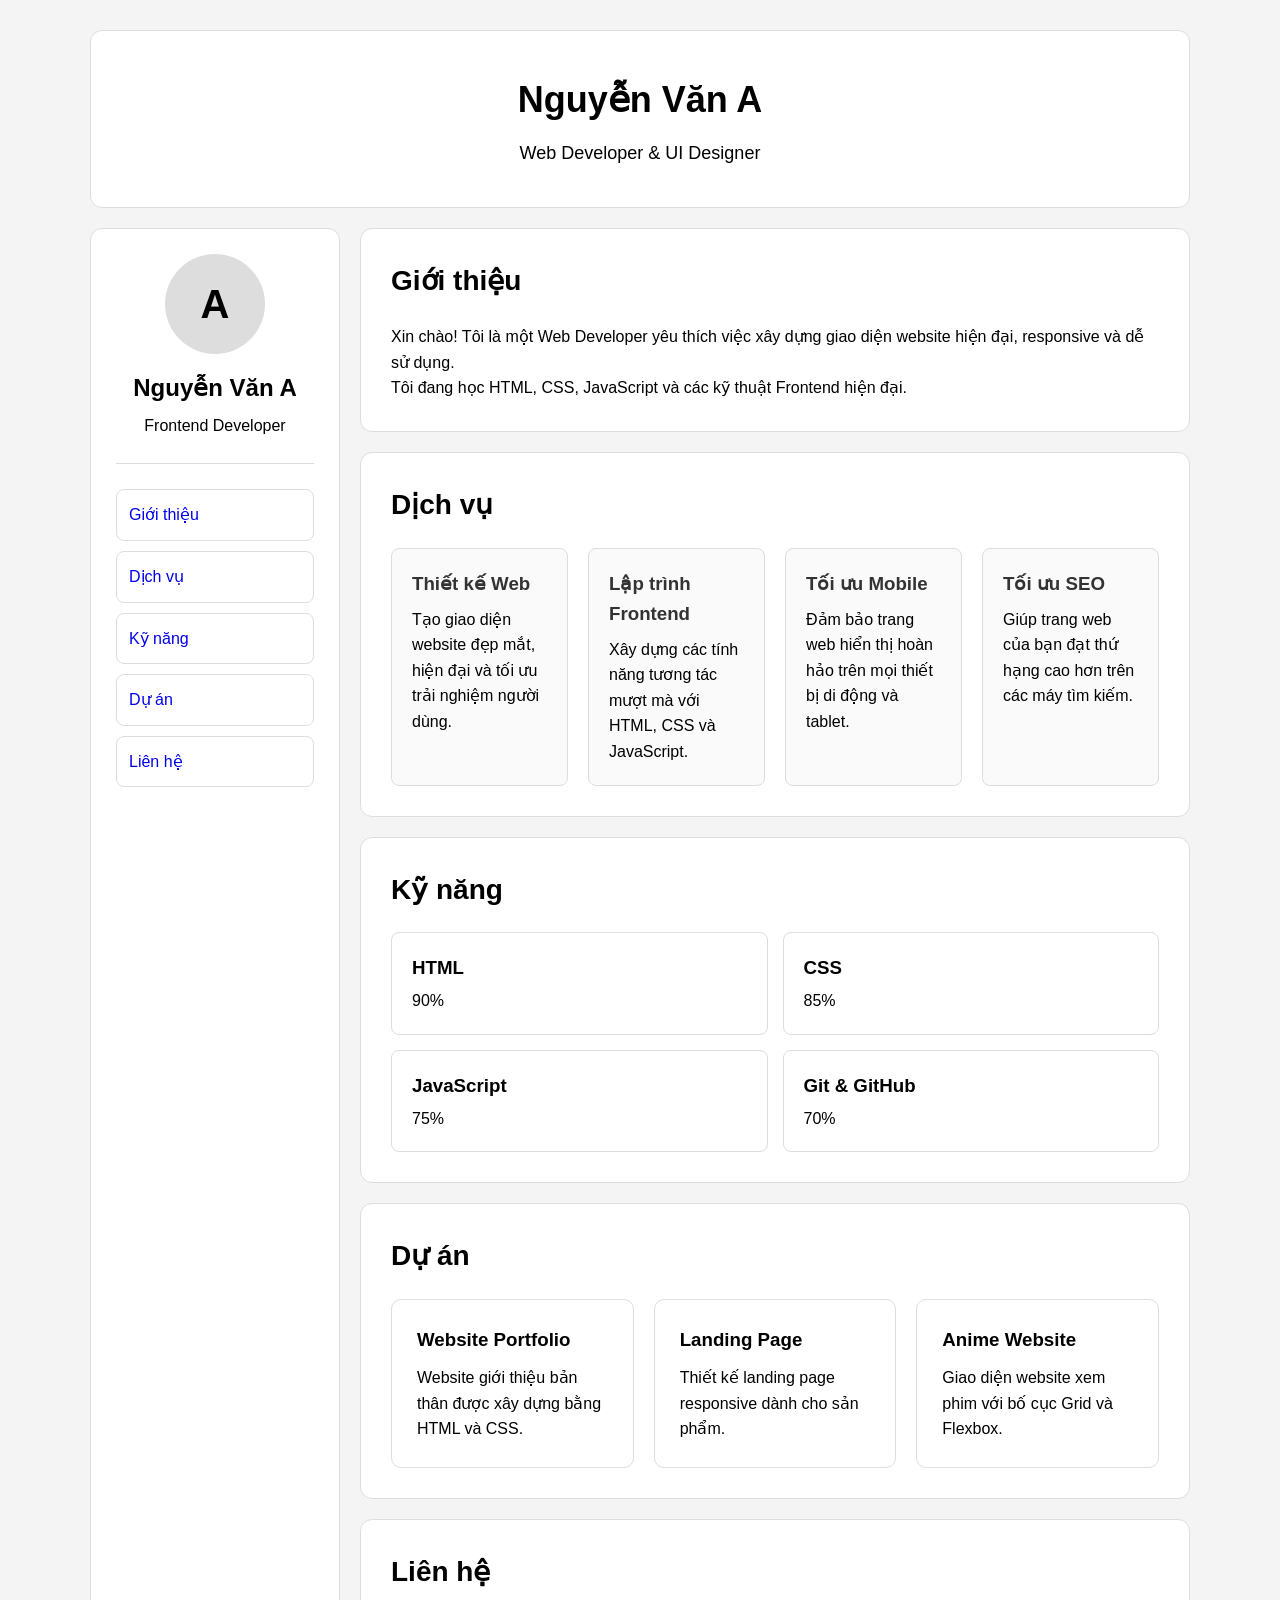
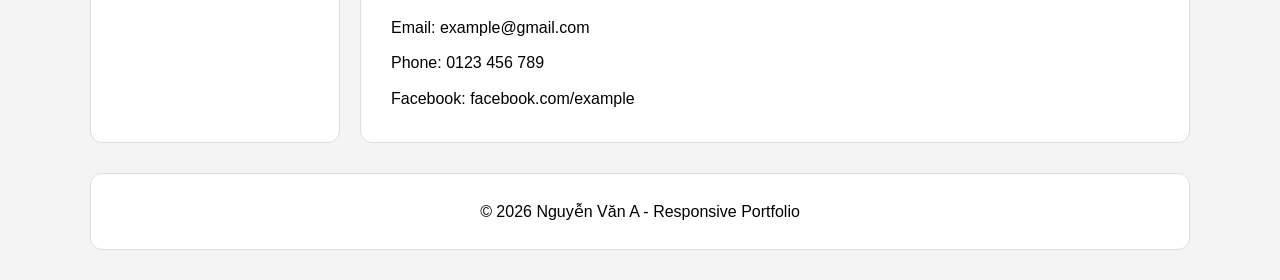
<file: Tuan04/HoatDong03/index.html>
<!DOCTYPE html>
<html lang="vi">
<head>
    <meta charset="UTF-8">
    <meta name="viewport" content="width=device-width, initial-scale=1.0">
    <title>Responsive Portfolio</title>
    <link rel="stylesheet" href="style.css">
</head>

<body>

    <div class="container">

        <!-- HEADER -->
        <header class="header">
            <div class="header-content">
                <h1>Nguyễn Văn A</h1>
                <p>Web Developer & UI Designer</p>
            </div>
        </header>


        <!-- SIDEBAR -->
        <aside class="sidebar">

            <div class="profile">
                <div class="avatar">A</div>

                <h2>Nguyễn Văn A</h2>
                <p>Frontend Developer</p>
            </div>

            <nav class="menu">
                <a href="#about">Giới thiệu</a>
                <a href="#services">Dịch vụ</a>
                <a href="#skills">Kỹ năng</a>
                <a href="#projects">Dự án</a>
                <a href="#contact">Liên hệ</a>
            </nav>

        </aside>


        <!-- MAIN -->
        <main class="main">

            <!-- ABOUT -->
            <section id="about" class="section">
                <h2>Giới thiệu</h2>

                <p>
                    Xin chào! Tôi là một Web Developer yêu thích việc xây dựng
                    giao diện website hiện đại, responsive và dễ sử dụng.
                </p>

                <p>
                    Tôi đang học HTML, CSS, JavaScript và các kỹ thuật
                    Frontend hiện đại.
                </p>
            </section>


            <!-- SERVICES (HOẠT ĐỘNG 3) -->
            <section id="services" class="section">
                <h2>Dịch vụ</h2>

                <div class="services">
                    <div class="service-card">
                        <h3>Thiết kế Web</h3>
                        <p>Tạo giao diện website đẹp mắt, hiện đại và tối ưu trải nghiệm người dùng.</p>
                    </div>

                    <div class="service-card">
                        <h3>Lập trình Frontend</h3>
                        <p>Xây dựng các tính năng tương tác mượt mà với HTML, CSS và JavaScript.</p>
                    </div>

                    <div class="service-card">
                        <h3>Tối ưu Mobile</h3>
                        <p>Đảm bảo trang web hiển thị hoàn hảo trên mọi thiết bị di động và tablet.</p>
                    </div>

                    <div class="service-card">
                        <h3>Tối ưu SEO</h3>
                        <p>Giúp trang web của bạn đạt thứ hạng cao hơn trên các máy tìm kiếm.</p>
                    </div>
                </div>
            </section>


            <!-- SKILLS -->
            <section id="skills" class="section">

                <h2>Kỹ năng</h2>

                <div class="skills">

                    <div class="skill">
                        <h3>HTML</h3>
                        <p>90%</p>
                    </div>

                    <div class="skill">
                        <h3>CSS</h3>
                        <p>85%</p>
                    </div>

                    <div class="skill">
                        <h3>JavaScript</h3>
                        <p>75%</p>
                    </div>

                    <div class="skill">
                        <h3>Git & GitHub</h3>
                        <p>70%</p>
                    </div>

                </div>

            </section>


            <!-- PROJECTS -->
            <section id="projects" class="section">

                <h2>Dự án</h2>

                <div class="projects">

                    <article class="project-card">
                        <h3>Website Portfolio</h3>
                        <p>
                            Website giới thiệu bản thân được xây dựng
                            bằng HTML và CSS.
                        </p>
                    </article>

                    <article class="project-card">
                        <h3>Landing Page</h3>
                        <p>
                            Thiết kế landing page responsive
                            dành cho sản phẩm.
                        </p>
                    </article>

                    <article class="project-card">
                        <h3>Anime Website</h3>
                        <p>
                            Giao diện website xem phim với
                            bố cục Grid và Flexbox.
                        </p>
                    </article>

                </div>

            </section>


            <!-- CONTACT -->
            <section id="contact" class="section">

                <h2>Liên hệ</h2>

                <div class="contact">

                    <p>Email: example@gmail.com</p>
                    <p>Phone: 0123 456 789</p>
                    <p>Facebook: facebook.com/example</p>

                </div>

            </section>

        </main>

    </div>


    <!-- FOOTER -->
    <footer class="footer">
        <p>© 2026 Nguyễn Văn A - Responsive Portfolio</p>
    </footer>

</body>
</html>
</file>
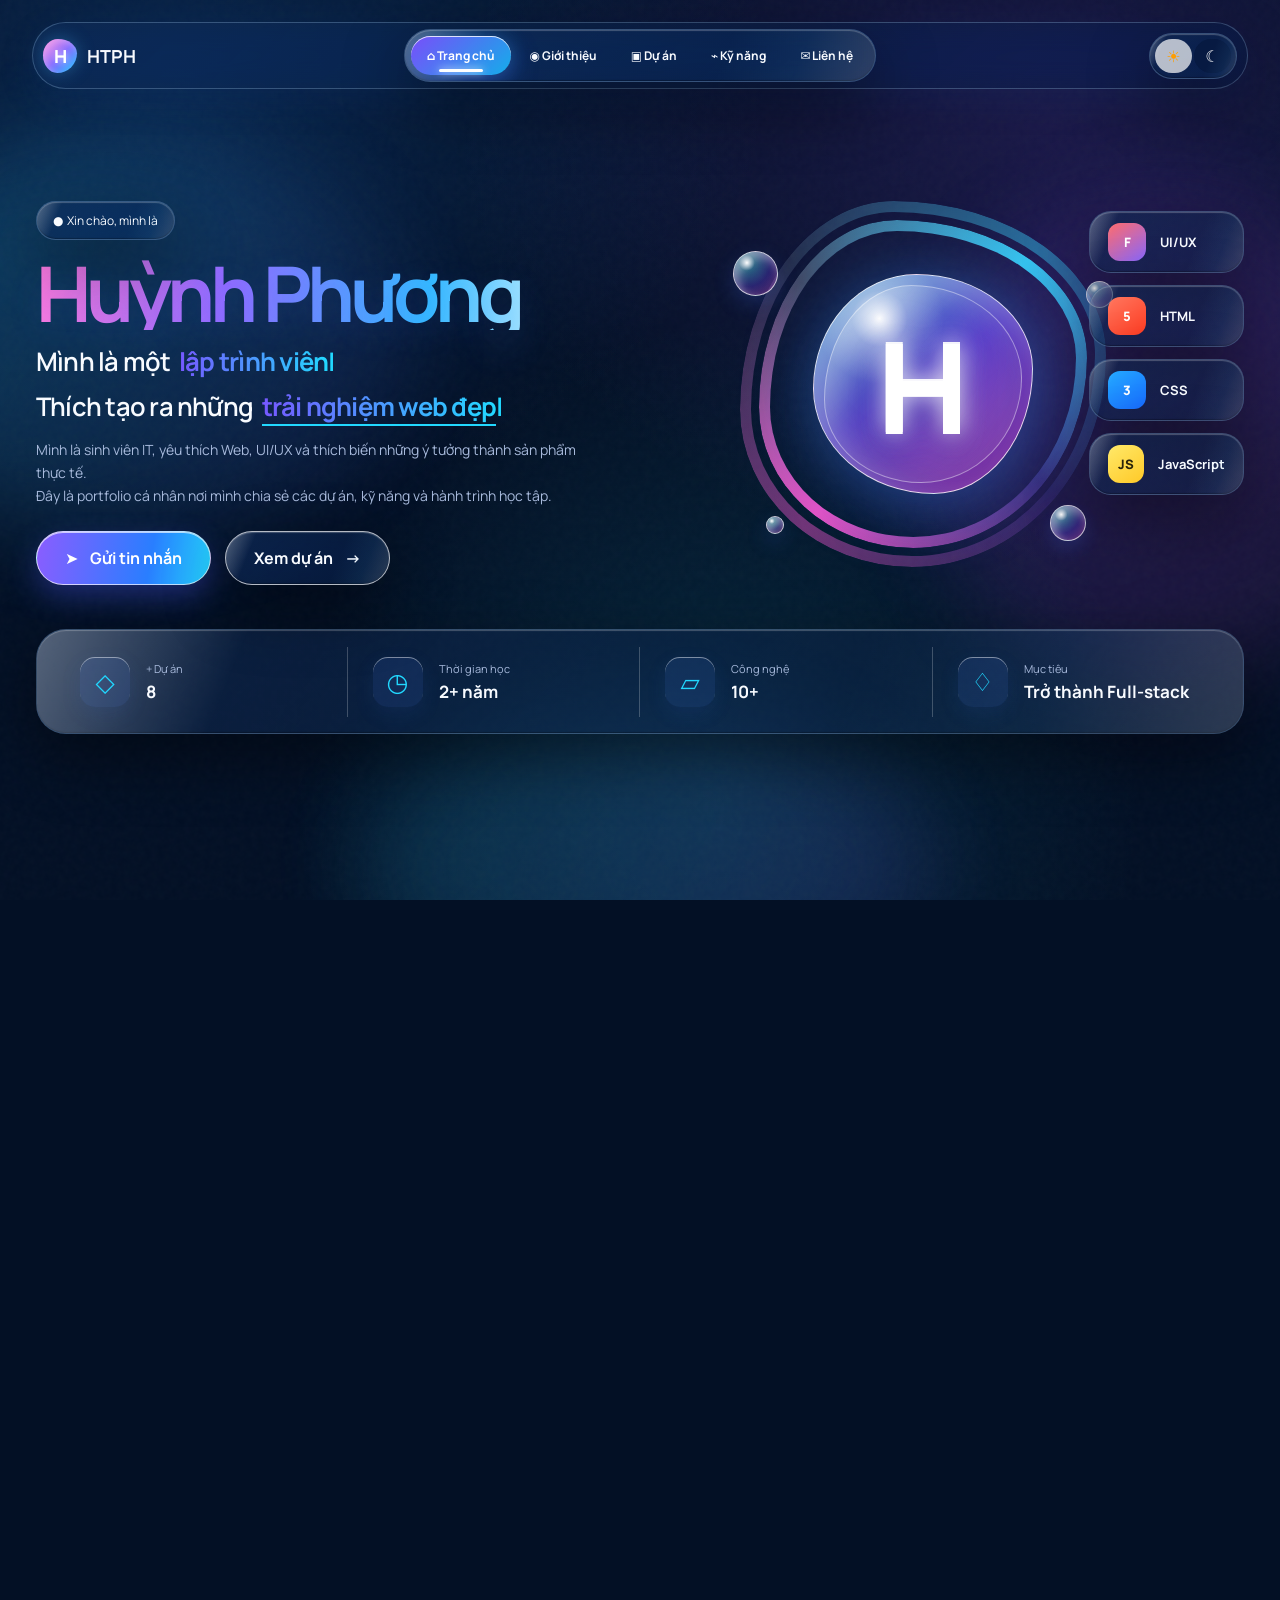
<file: Tuan05/ThucHanhCaNhan/index.html>
<!doctype html><html lang="vi"><head><meta charset="UTF-8"><meta name="viewport" content="width=device-width,initial-scale=1"><meta name="theme-color" content="#06152b"><title>HTPH — Portfolio Liquid Glass</title><link rel="preconnect" href="https://fonts.googleapis.com"><link rel="preconnect" href="https://fonts.gstatic.com" crossorigin><link href="https://fonts.googleapis.com/css2?family=Manrope:wght@400;500;600;700;800&display=swap" rel="stylesheet"><meta name="description" content="Portfolio cá nhân của Huỳnh Phương — sinh viên IT tập trung Web, Full-stack, UI/UX và các công cụ thực tế."><meta name="robots" content="index,follow"><link rel="stylesheet" href="style.css"></head><body>
<div class="aurora-bg" aria-hidden="true"><i class="aurora a1"></i><i class="aurora a2"></i><i class="aurora a3"></i></div><div class="grain" aria-hidden="true"></div>
<div id="loader"><span class="spinner"></span><b>Đang mở không gian HTPH</b></div>
<header class="topbar"><a class="logo" href="#home"><span>H</span><b>HTPH</b></a><nav class="glass nav"><a class="active" href="#home">⌂ <span>Trang chủ</span></a><a href="#about">◉ <span>Giới thiệu</span></a><a href="#projects">▣ <span>Dự án</span></a><a href="#skills">⌁ <span>Kỹ năng</span></a><a href="#contact">✉ <span>Liên hệ</span></a></nav><button id="themeToggle" class="theme glass" aria-label="Đổi giao diện"><span>☀</span><b>☾</b></button></header>
<main class="page">
<section id="home" class="hero"><div class="hero-copy reveal"><div class="hello glass">● &nbsp;Xin chào, mình là</div><h1>Huỳnh Phương</h1><div class="type-row">Mình là một&nbsp; <strong id="typingText"></strong><i>|</i></div><div class="type-row second">Thích tạo ra những&nbsp; <strong id="typingText2"></strong><i>|</i></div><p>Mình là sinh viên IT, yêu thích Web, UI/UX và thích biến những ý tưởng thành sản phẩm thực tế.<br>Đây là portfolio cá nhân nơi mình chia sẻ các dự án, kỹ năng và hành trình học tập.</p><div class="actions"><button id="sendButton" class="cta">➤ <span>Gửi tin nhắn</span></button><a class="secondary glass" href="#projects">Xem dự án <b>→</b></a></div></div>
<div class="hero-art reveal"><div class="h-orbit"><div class="orbit orbit-a"></div><div class="orbit orbit-b"></div><div class="h-core"><span>H</span></div><i class="bubble b1"></i><i class="bubble b2"></i><i class="bubble b3"></i><i class="bubble b4"></i></div><div class="tech-stack"><div class="tech glass"><i class="figma">F</i><span>UI/UX</span></div><div class="tech glass"><i class="html">5</i><span>HTML</span></div><div class="tech glass"><i class="css">3</i><span>CSS</span></div><div class="tech glass"><i class="js">JS</i><span>JavaScript</span></div></div></div></section>
<section class="stats glass reveal"><div><i>◇</i><p><small>+ Dự án</small><strong>8</strong></p></div><div><i>◷</i><p><small>Thời gian học</small><strong>2+ năm</strong></p></div><div><i>▱</i><p><small>Công nghệ</small><strong>10+</strong></p></div><div><i>♢</i><p><small>Mục tiêu</small><strong>Trở thành Full-stack</strong></p></div></section>
<section id="projects" class="block"><div class="heading"><h2><i></i>Dự án nổi bật</h2><a class="mini glass" href="#projects">Xem tất cả →</a></div><div class="projects">
<article class="project glass reveal"><div class="shot placeholder-shot"><div class="placeholder-mark">01</div><div class="placeholder-lines"><i></i><i></i><i></i></div></div><h3>Công cụ</h3><p>Dự án công cụ web cá nhân. Nội dung và đường dẫn có thể thay đổi dễ dàng trước khi nộp.</p><footer><span>Web</span><span>JavaScript</span><span>Tools</span><!-- EDIT PROJECT 1 LINK: thay # bằng URL dự án của bạn --><a class="project-link-edit" href="#" aria-label="Thay link dự án 1"><b>GẮN LINK</b><i>↗</i></a></footer></article>
<article class="project glass reveal"><div class="shot placeholder-shot"><div class="placeholder-mark">02</div><div class="placeholder-lines"><i></i><i></i><i></i></div></div><h3>Trang web cá nhân</h3><p>Portfolio hiện tại với hiệu ứng kính nước, Aurora và nhiều chuyển động.</p><footer><span>HTML</span><span>CSS</span><span>JavaScript</span><a href="#home">↗</a></footer></article>
<article class="project glass reveal"><div class="shot placeholder-shot"><div class="placeholder-mark">03</div><div class="placeholder-lines"><i></i><i></i><i></i></div></div><h3>Công cụ tiện ích</h3><p>Các công cụ nhỏ hỗ trợ học tập và công việc hằng ngày.</p><footer><span>Web</span><span>Tools</span><span>API</span><a href="#contact">↗</a></footer></article></div></section>
<section id="skills" class="skills-block"><div class="heading"><h2><i></i>Kỹ năng của mình</h2></div><div class="skill-orbs"><div><b class="skill html">5</b><span>HTML</span></div><div><b class="skill css">3</b><span>CSS</span></div><div><b class="skill js">JS</b><span>JavaScript</span></div><div><b class="skill figma">F</b><span>UI/UX</span></div><div><b class="skill node">◆</b><span>Node.js</span></div><div><b class="skill sql">▤</b><span>SQL</span></div></div></section>
<section id="about" class="about-block"><div class="heading"><h2><i></i>Giới thiệu ngắn</h2></div><article class="about glass reveal"><p>Mình là sinh viên IT, tập trung vào phát triển web <b>(Full-stack)</b>. Mình thích UI/UX, hiệu ứng đẹp, và tạo ra những công cụ hữu ích phục vụ cho việc học và công việc.</p><p>Mục tiêu của mình là trở thành Full-stack Developer, có thể xây dựng những sản phẩm thực tế và có giá trị.</p><a class="mini glass" href="#contact">Tìm hiểu thêm về mình →</a></article></section>
<section id="contact" class="contact glass reveal"><div class="mail">✉</div><div><h2>Liên hệ với mình</h2><p>Có ý tưởng, câu hỏi hoặc muốn hợp tác? Hãy gửi tin nhắn cho mình!</p></div><button id="sendButton2" class="cta">➤ <span>Gửi tin nhắn ngay</span></button></section>
</main><div id="toast">✓ Nút gửi tin nhắn hoạt động!</div><script src="script.js" defer></script></body></html>
</file>
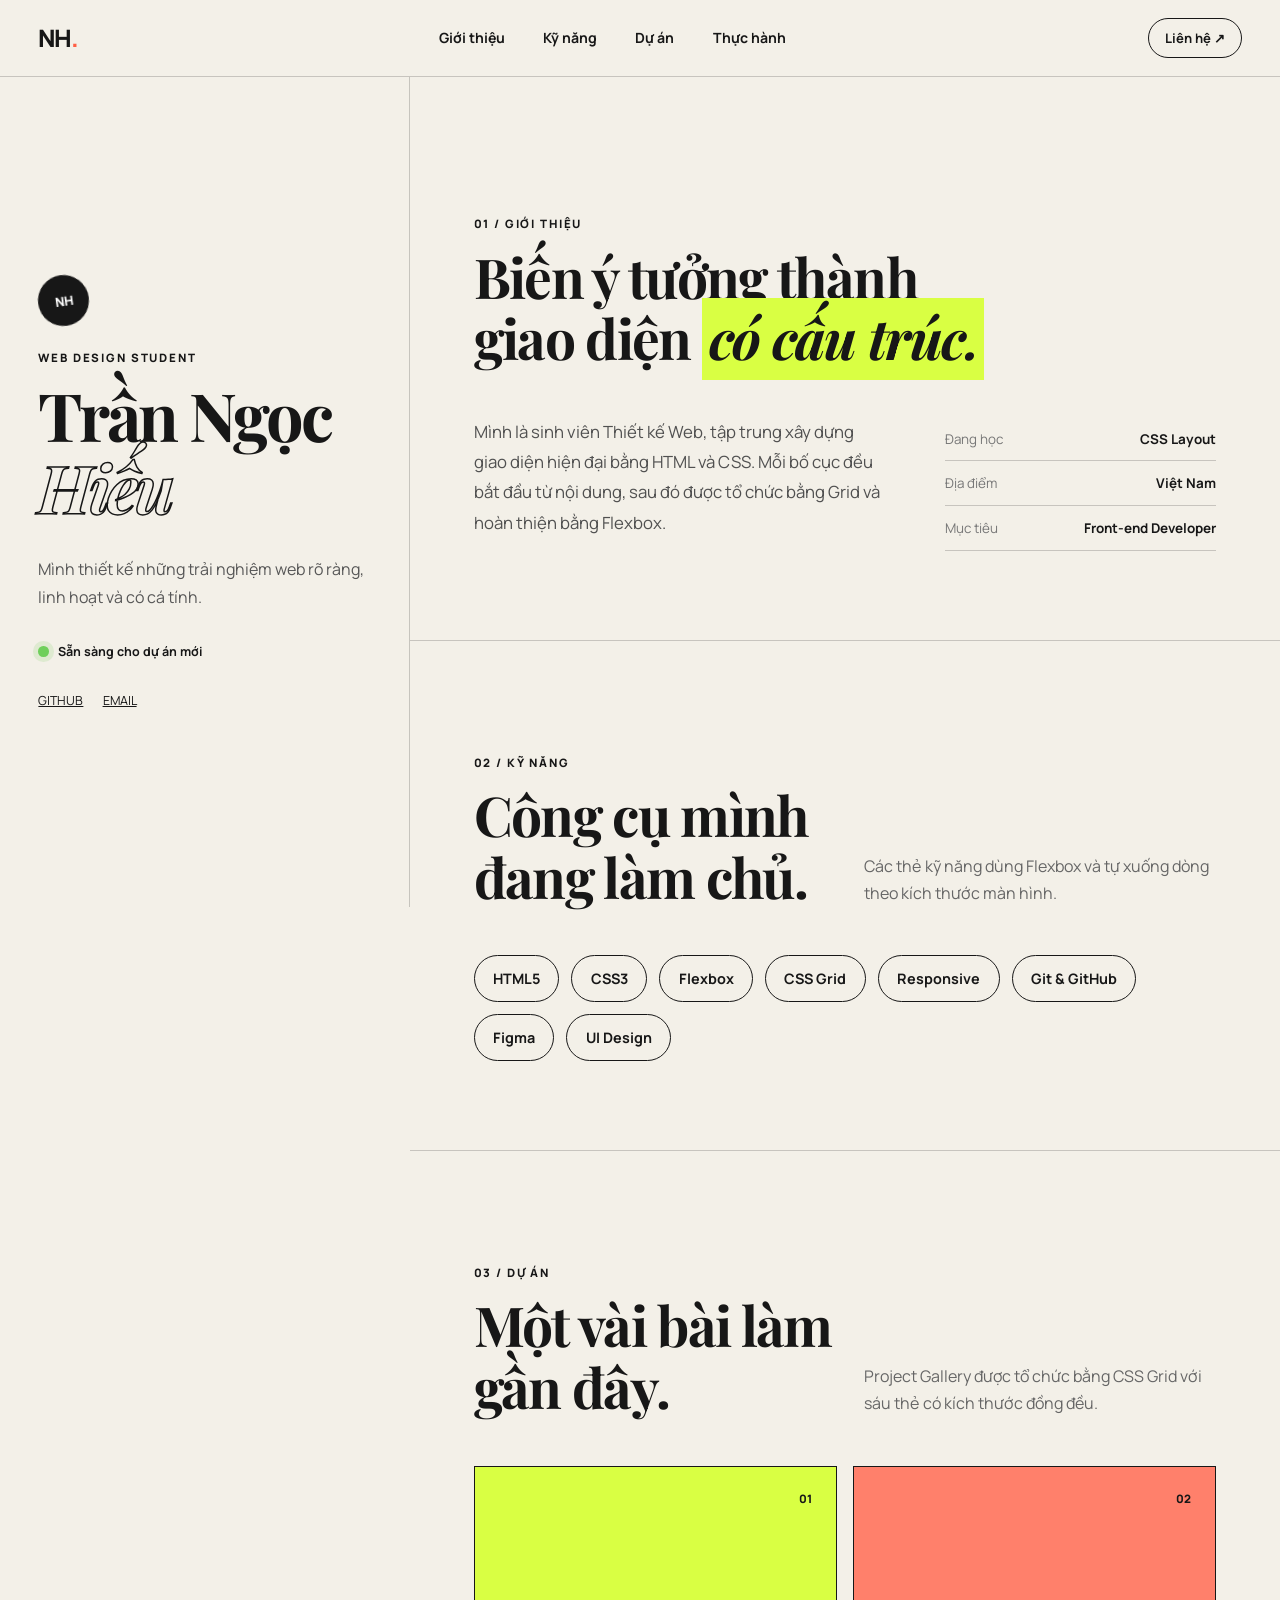
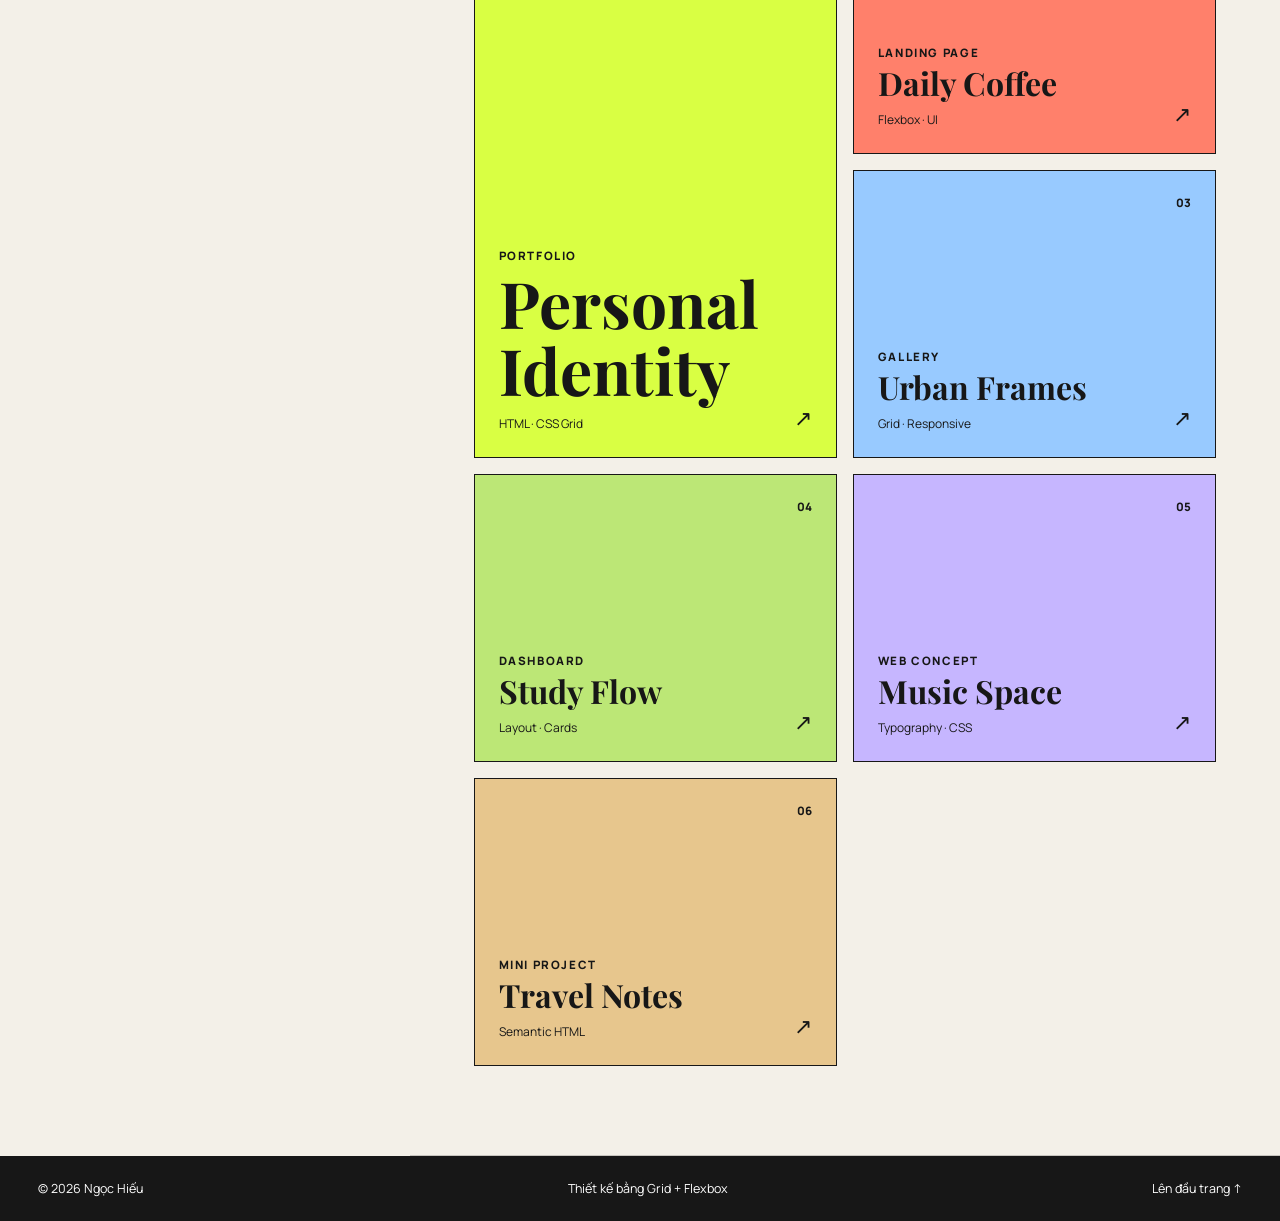
<file: NgocHieu/Tuần 3/Bài thực hành/index.html>
<!DOCTYPE html>
<html lang="vi">
<head>
  <meta charset="UTF-8">
  <meta name="viewport" content="width=device-width, initial-scale=1.0">
  <meta name="description" content="Portfolio cá nhân của Ngọc Hiếu — bài thực hành CSS Grid và Flexbox.">
  <title>Ngọc Hiếu | Portfolio</title>
  <link rel="preconnect" href="https://fonts.googleapis.com">
  <link rel="preconnect" href="https://fonts.gstatic.com" crossorigin>
  <link href="https://fonts.googleapis.com/css2?family=Manrope:wght@400;500;600;700;800&family=Playfair+Display:ital,wght@0,700;1,700&display=swap" rel="stylesheet">
  <link rel="stylesheet" href="style.css">
</head>
<body>
  <div class="page-shell">
    <header class="site-header">
      <a class="brand" href="#home" aria-label="Về đầu trang">NH<span>.</span></a>
      <nav aria-label="Điều hướng chính">
        <a href="#about">Giới thiệu</a>
        <a href="#skills">Kỹ năng</a>
        <a href="#projects">Dự án</a>
        <a href="practice.html">Thực hành</a>
      </nav>
      <a class="contact-link" href="mailto:ngochieu@example.com">Liên hệ <span aria-hidden="true">↗</span></a>
    </header>

    <aside class="sidebar" id="home">
      <div class="profile-mark" aria-hidden="true">NH</div>
      <p class="eyebrow">Web Design Student</p>
      <h1>Trần Ngọc<br><em>Hiếu</em></h1>
      <p class="intro">Mình thiết kế những trải nghiệm web rõ ràng, linh hoạt và có cá tính.</p>
      <div class="status"><span></span> Sẵn sàng cho dự án mới</div>
      <div class="socials" aria-label="Mạng xã hội">
        <a href="https://github.com/" target="_blank" rel="noreferrer">GitHub</a>
        <a href="mailto:ngochieu@example.com">Email</a>
      </div>
    </aside>

    <main class="main-content">
      <section class="hero" id="about">
        <p class="section-number">01 / Giới thiệu</p>
        <h2>Biến ý tưởng thành giao diện <span>có cấu trúc.</span></h2>
        <div class="about-grid">
          <p>Mình là sinh viên Thiết kế Web, tập trung xây dựng giao diện hiện đại bằng HTML và CSS. Mỗi bố cục đều bắt đầu từ nội dung, sau đó được tổ chức bằng Grid và hoàn thiện bằng Flexbox.</p>
          <dl>
            <div><dt>Đang học</dt><dd>CSS Layout</dd></div>
            <div><dt>Địa điểm</dt><dd>Việt Nam</dd></div>
            <div><dt>Mục tiêu</dt><dd>Front-end Developer</dd></div>
          </dl>
        </div>
      </section>

      <section id="skills">
        <p class="section-number">02 / Kỹ năng</p>
        <div class="section-heading">
          <h2>Công cụ mình<br>đang làm chủ.</h2>
          <p>Các thẻ kỹ năng dùng Flexbox và tự xuống dòng theo kích thước màn hình.</p>
        </div>
        <div class="skill-list">
          <span>HTML5</span><span>CSS3</span><span>Flexbox</span><span>CSS Grid</span>
          <span>Responsive</span><span>Git & GitHub</span><span>Figma</span><span>UI Design</span>
        </div>
      </section>

      <section id="projects">
        <p class="section-number">03 / Dự án</p>
        <div class="section-heading">
          <h2>Một vài bài làm<br>gần đây.</h2>
          <p>Project Gallery được tổ chức bằng CSS Grid với sáu thẻ có kích thước đồng đều.</p>
        </div>
        <div class="project-grid">
          <article class="project featured"><span class="project-index">01</span><div><p>Portfolio</p><h3>Personal Identity</h3><small>HTML · CSS Grid</small></div><span class="arrow">↗</span></article>
          <article class="project coral"><span class="project-index">02</span><div><p>Landing Page</p><h3>Daily Coffee</h3><small>Flexbox · UI</small></div><span class="arrow">↗</span></article>
          <article class="project blue"><span class="project-index">03</span><div><p>Gallery</p><h3>Urban Frames</h3><small>Grid · Responsive</small></div><span class="arrow">↗</span></article>
          <article class="project lime"><span class="project-index">04</span><div><p>Dashboard</p><h3>Study Flow</h3><small>Layout · Cards</small></div><span class="arrow">↗</span></article>
          <article class="project violet"><span class="project-index">05</span><div><p>Web Concept</p><h3>Music Space</h3><small>Typography · CSS</small></div><span class="arrow">↗</span></article>
          <article class="project sand"><span class="project-index">06</span><div><p>Mini Project</p><h3>Travel Notes</h3><small>Semantic HTML</small></div><span class="arrow">↗</span></article>
        </div>
      </section>
    </main>

    <footer class="site-footer">
      <p>© 2026 Ngọc Hiếu</p>
      <p>Thiết kế bằng Grid + Flexbox</p>
      <a href="#home">Lên đầu trang ↑</a>
    </footer>
  </div>
</body>
</html>
</file>
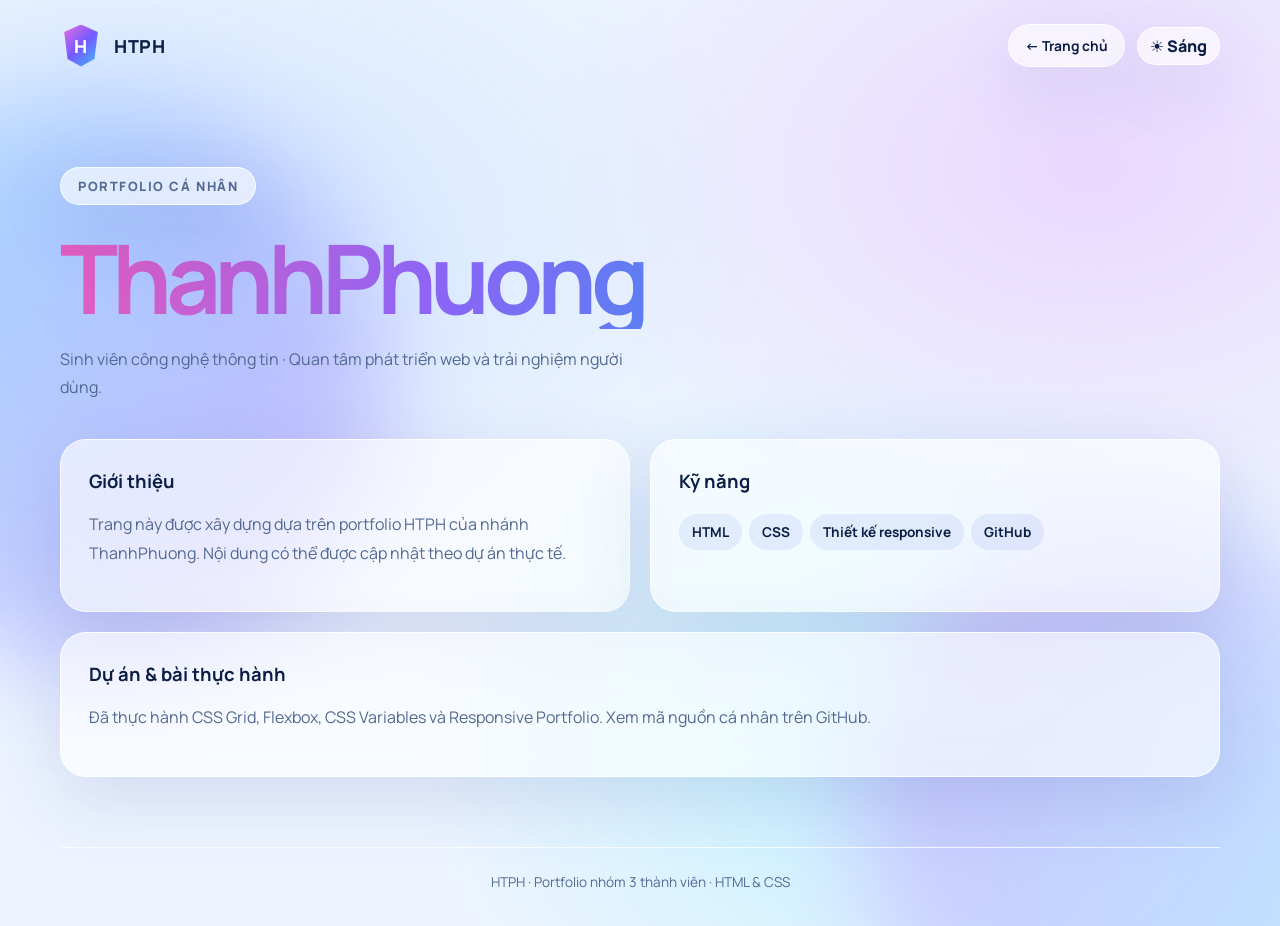
<file: PortfolioNhom3/members/thanhphuong/index.html>
<!doctype html><html lang="vi"><head><meta charset="utf-8"><meta name="viewport" content="width=device-width,initial-scale=1"><meta name="description" content="Trang Portfolio HTPH"><meta name="theme-color" content="#071329"><title>Portfolio | HTPH</title><link rel="preconnect" href="https://fonts.googleapis.com"><link rel="preconnect" href="https://fonts.gstatic.com" crossorigin><link href="https://fonts.googleapis.com/css2?family=Manrope:wght@400;500;600;700;800&display=swap" rel="stylesheet"><link rel="stylesheet" href="../../assets/css/style.css"></head><body><input class="theme-input" type="checkbox" id="theme" aria-label="Bật chế độ tối"><div class="app"><header class="header wrap"><a class="brand" href="../../index.html"><span class="brand-mark">H</span>HTPH</a><div class="right"><a class="back glass" href="../../index.html">← Trang chủ</a><label class="theme-switch glass" for="theme" title="Chuyển sáng tối"><span class="sun">☀ Sáng</span><span class="moon">☾ Tối</span></label></div></header><main class="wrap"><section class="hero profile-hero"><span class="eyebrow glass">Portfolio cá nhân</span><h1 class="gradient">ThanhPhuong</h1><p>Sinh viên công nghệ thông tin · Quan tâm phát triển web và trải nghiệm người dùng.</p></section><div class="sections"><section class="panel glass"><h2>Giới thiệu</h2><p>Trang này được xây dựng dựa trên portfolio HTPH của nhánh ThanhPhuong. Nội dung có thể được cập nhật theo dự án thực tế.</p></section><section class="panel glass"><h2>Kỹ năng</h2><span class="pill">HTML</span><span class="pill">CSS</span><span class="pill">Thiết kế responsive</span><span class="pill">GitHub</span></section><section class="panel glass wide"><h2>Dự án & bài thực hành</h2><p>Đã thực hành CSS Grid, Flexbox, CSS Variables và Responsive Portfolio. Xem mã nguồn cá nhân trên <a href='https://github.com/phuongtapcode/TKW/tree/ThanhPhuong/Tuan05/ThucHanhCaNhan'>GitHub</a>.</p></section></div></main><footer class="footer wrap">HTPH · Portfolio nhóm 3 thành viên · HTML & CSS</footer></div></body></html>
</file>
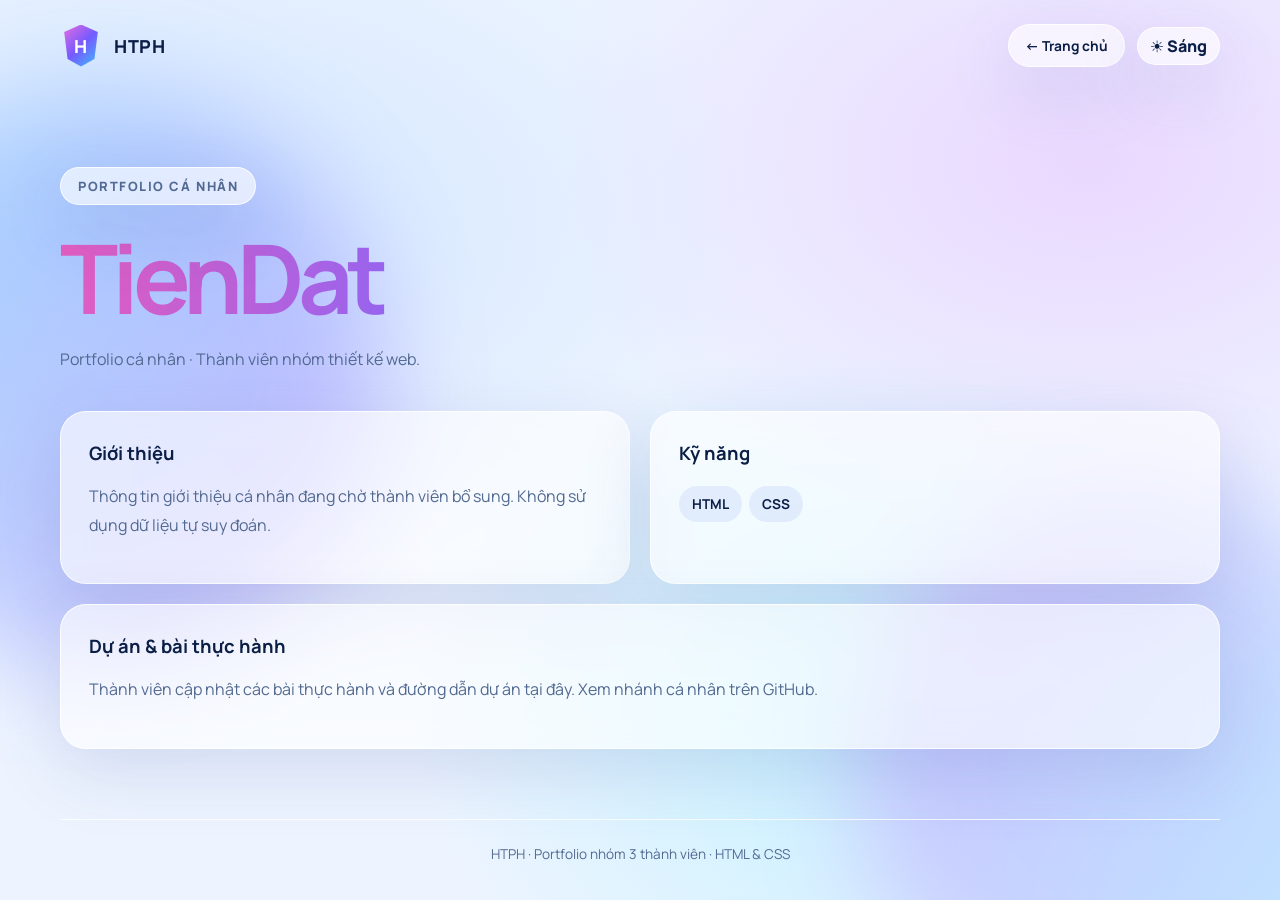
<file: PortfolioNhom3/members/tiendat/index.html>
<!doctype html><html lang="vi"><head><meta charset="utf-8"><meta name="viewport" content="width=device-width,initial-scale=1"><meta name="description" content="Trang Portfolio HTPH"><meta name="theme-color" content="#071329"><title>Portfolio | HTPH</title><link rel="preconnect" href="https://fonts.googleapis.com"><link rel="preconnect" href="https://fonts.gstatic.com" crossorigin><link href="https://fonts.googleapis.com/css2?family=Manrope:wght@400;500;600;700;800&display=swap" rel="stylesheet"><link rel="stylesheet" href="../../assets/css/style.css"></head><body><input class="theme-input" type="checkbox" id="theme" aria-label="Bật chế độ tối"><div class="app"><header class="header wrap"><a class="brand" href="../../index.html"><span class="brand-mark">H</span>HTPH</a><div class="right"><a class="back glass" href="../../index.html">← Trang chủ</a><label class="theme-switch glass" for="theme" title="Chuyển sáng tối"><span class="sun">☀ Sáng</span><span class="moon">☾ Tối</span></label></div></header><main class="wrap"><section class="hero profile-hero"><span class="eyebrow glass">Portfolio cá nhân</span><h1 class="gradient">TienDat</h1><p>Portfolio cá nhân · Thành viên nhóm thiết kế web.</p></section><div class="sections"><section class="panel glass"><h2>Giới thiệu</h2><p>Thông tin giới thiệu cá nhân đang chờ thành viên bổ sung. Không sử dụng dữ liệu tự suy đoán.</p></section><section class="panel glass"><h2>Kỹ năng</h2><span class="pill">HTML</span><span class="pill">CSS</span></section><section class="panel glass wide"><h2>Dự án & bài thực hành</h2><p>Thành viên cập nhật các bài thực hành và đường dẫn dự án tại đây. <a href='https://github.com/phuongtapcode/TKW/tree/TienDat'>Xem nhánh cá nhân trên GitHub</a>.</p></section></div></main><footer class="footer wrap">HTPH · Portfolio nhóm 3 thành viên · HTML & CSS</footer></div></body></html>
</file>
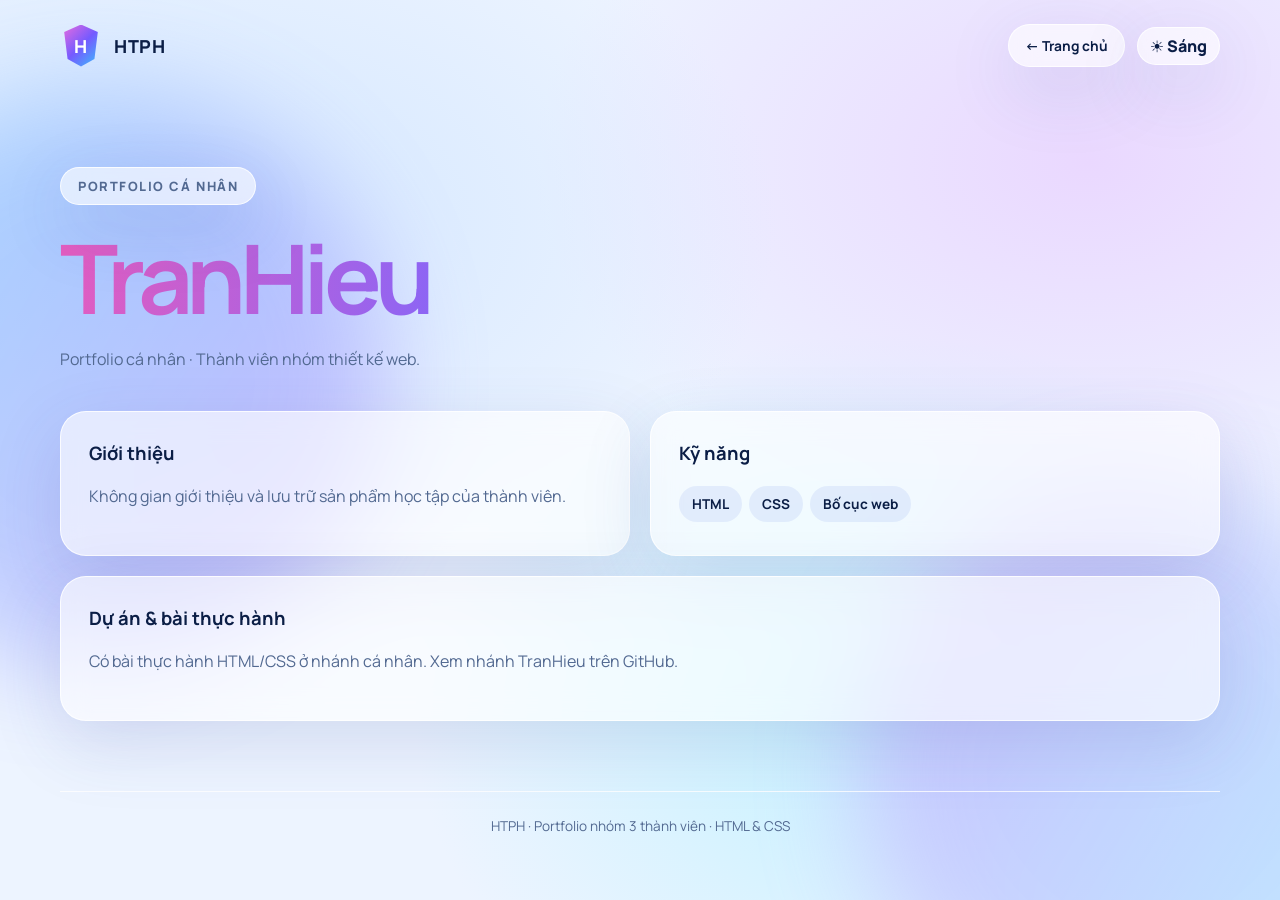
<file: PortfolioNhom3/members/tranhieu/index.html>
<!doctype html><html lang="vi"><head><meta charset="utf-8"><meta name="viewport" content="width=device-width,initial-scale=1"><meta name="description" content="Trang Portfolio HTPH"><meta name="theme-color" content="#071329"><title>Portfolio | HTPH</title><link rel="preconnect" href="https://fonts.googleapis.com"><link rel="preconnect" href="https://fonts.gstatic.com" crossorigin><link href="https://fonts.googleapis.com/css2?family=Manrope:wght@400;500;600;700;800&display=swap" rel="stylesheet"><link rel="stylesheet" href="../../assets/css/style.css"></head><body><input class="theme-input" type="checkbox" id="theme" aria-label="Bật chế độ tối"><div class="app"><header class="header wrap"><a class="brand" href="../../index.html"><span class="brand-mark">H</span>HTPH</a><div class="right"><a class="back glass" href="../../index.html">← Trang chủ</a><label class="theme-switch glass" for="theme" title="Chuyển sáng tối"><span class="sun">☀ Sáng</span><span class="moon">☾ Tối</span></label></div></header><main class="wrap"><section class="hero profile-hero"><span class="eyebrow glass">Portfolio cá nhân</span><h1 class="gradient">TranHieu</h1><p>Portfolio cá nhân · Thành viên nhóm thiết kế web.</p></section><div class="sections"><section class="panel glass"><h2>Giới thiệu</h2><p>Không gian giới thiệu và lưu trữ sản phẩm học tập của thành viên.</p></section><section class="panel glass"><h2>Kỹ năng</h2><span class="pill">HTML</span><span class="pill">CSS</span><span class="pill">Bố cục web</span></section><section class="panel glass wide"><h2>Dự án & bài thực hành</h2><p>Có bài thực hành HTML/CSS ở nhánh cá nhân. <a href='https://github.com/phuongtapcode/TKW/tree/TranHieu'>Xem nhánh TranHieu trên GitHub</a>.</p></section></div></main><footer class="footer wrap">HTPH · Portfolio nhóm 3 thành viên · HTML & CSS</footer></div></body></html>
</file>
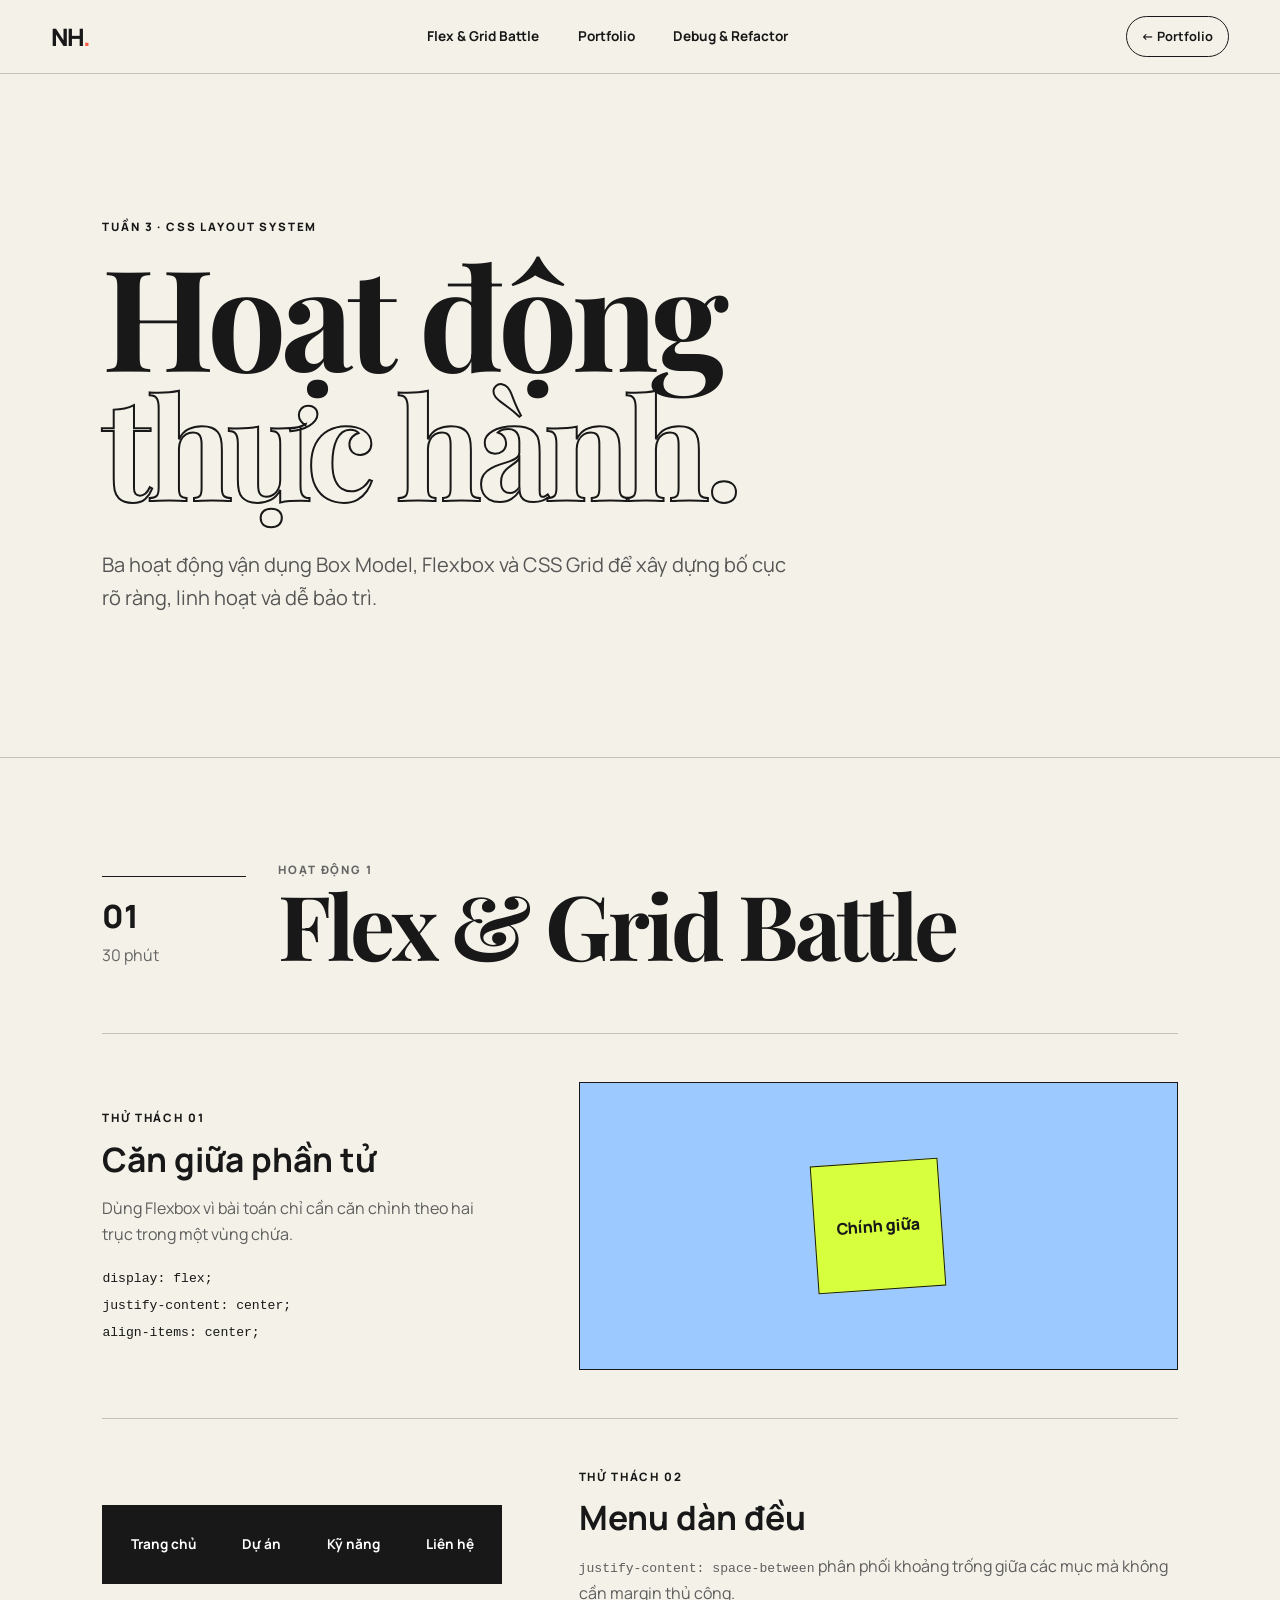
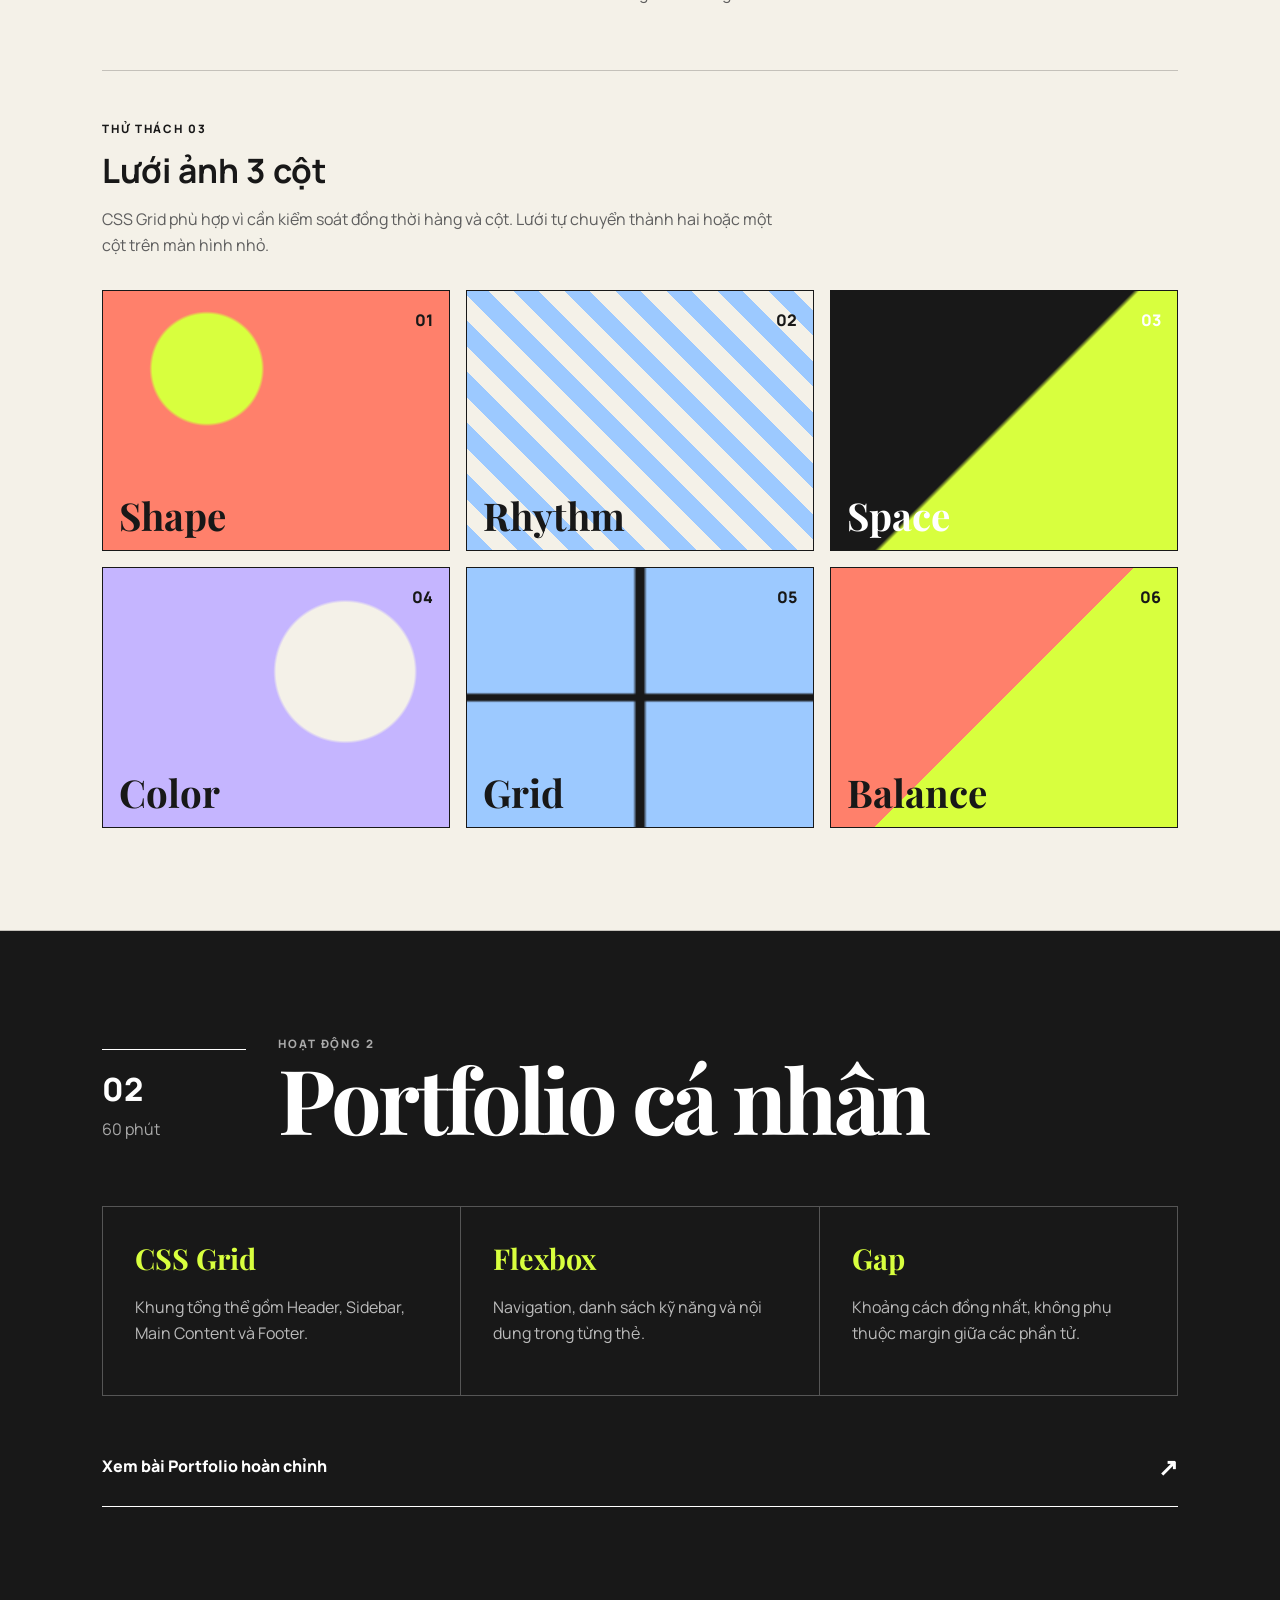
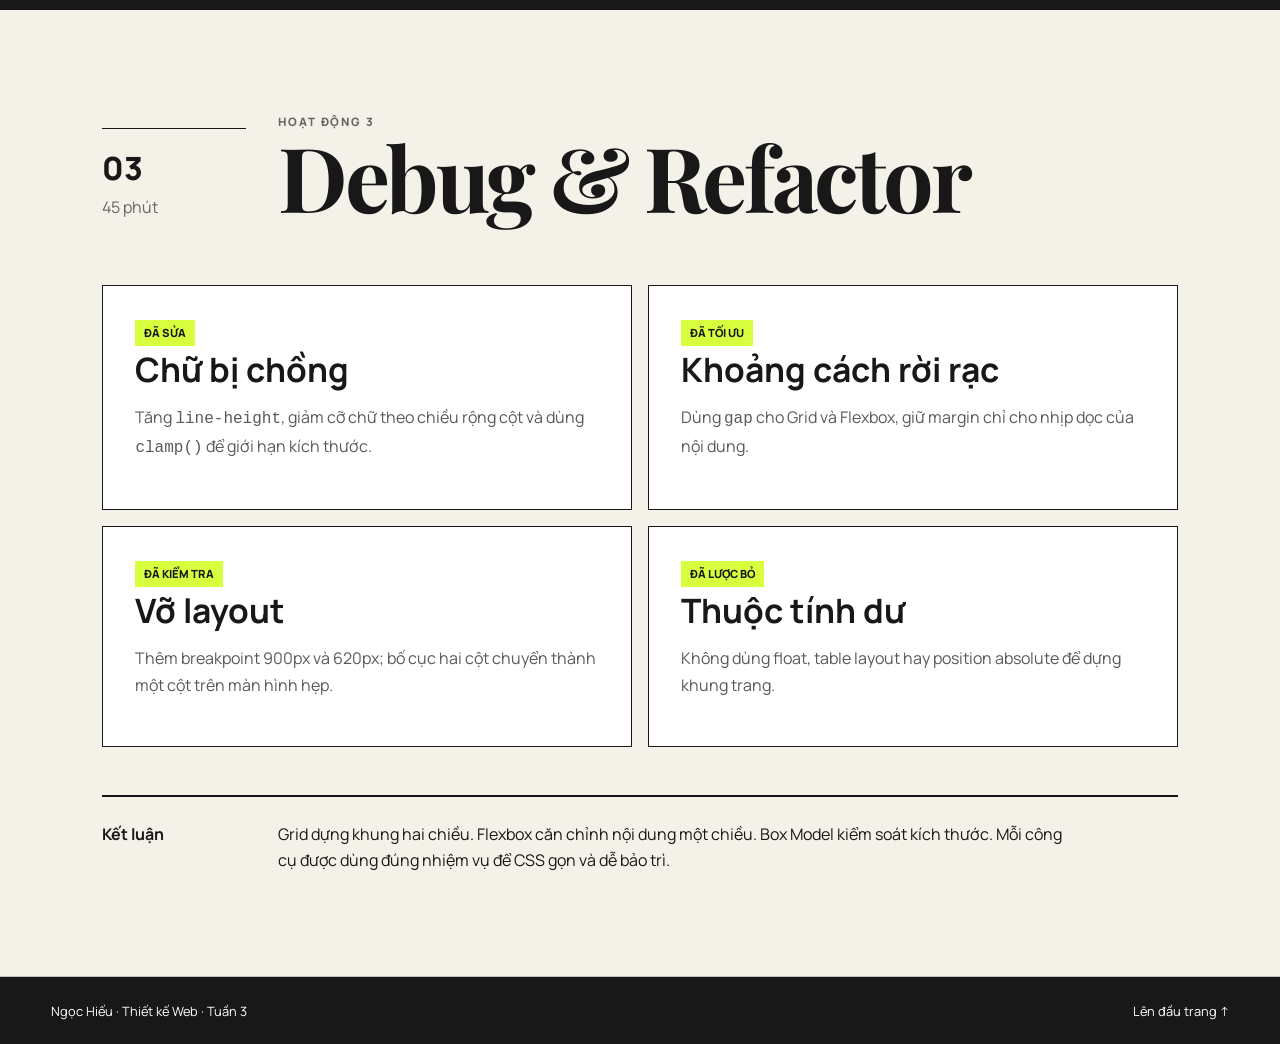
<file: NgocHieu/Tuần 3/Bài thực hành/practice.html>
<!DOCTYPE html>
<html lang="vi">
<head>
  <meta charset="UTF-8">
  <meta name="viewport" content="width=device-width, initial-scale=1.0">
  <meta name="description" content="Bài hoạt động thực hành Flexbox và CSS Grid của Ngọc Hiếu.">
  <title>Hoạt động thực hành | Ngọc Hiếu</title>
  <link rel="preconnect" href="https://fonts.googleapis.com">
  <link rel="preconnect" href="https://fonts.gstatic.com" crossorigin>
  <link href="https://fonts.googleapis.com/css2?family=Manrope:wght@400;600;700;800&family=Playfair+Display:wght@700&display=swap" rel="stylesheet">
  <link rel="stylesheet" href="practice.css">
</head>
<body>
  <header class="topbar">
    <a class="brand" href="index.html">NH<span>.</span></a>
    <nav aria-label="Điều hướng bài thực hành">
      <a href="#battle">Flex & Grid Battle</a>
      <a href="#portfolio">Portfolio</a>
      <a href="#debug">Debug & Refactor</a>
    </nav>
    <a class="back-link" href="index.html">← Portfolio</a>
  </header>

  <main>
    <section class="hero">
      <p class="eyebrow">Tuần 3 · CSS Layout System</p>
      <h1>Hoạt động<br><span>thực hành.</span></h1>
      <p class="lead">Ba hoạt động vận dụng Box Model, Flexbox và CSS Grid để xây dựng bố cục rõ ràng, linh hoạt và dễ bảo trì.</p>
    </section>

    <section id="battle" class="activity">
      <header class="activity-heading">
        <div><span>01</span><p>30 phút</p></div>
        <div><p class="eyebrow">Hoạt động 1</p><h2>Flex & Grid Battle</h2></div>
      </header>

      <article class="challenge">
        <div class="challenge-copy">
          <p class="tag">Thử thách 01</p>
          <h3>Căn giữa phần tử</h3>
          <p>Dùng Flexbox vì bài toán chỉ cần căn chỉnh theo hai trục trong một vùng chứa.</p>
          <code>display: flex;<br>justify-content: center;<br>align-items: center;</code>
        </div>
        <div class="center-demo demo-frame"><div>Chính giữa</div></div>
      </article>

      <article class="challenge reverse">
        <div class="challenge-copy">
          <p class="tag">Thử thách 02</p>
          <h3>Menu dàn đều</h3>
          <p><code>justify-content: space-between</code> phân phối khoảng trống giữa các mục mà không cần margin thủ công.</p>
        </div>
        <nav class="menu-demo demo-frame" aria-label="Menu minh họa">
          <a href="#">Trang chủ</a><a href="#">Dự án</a><a href="#">Kỹ năng</a><a href="#">Liên hệ</a>
        </nav>
      </article>

      <article class="gallery-challenge">
        <div class="challenge-copy">
          <p class="tag">Thử thách 03</p>
          <h3>Lưới ảnh 3 cột</h3>
          <p>CSS Grid phù hợp vì cần kiểm soát đồng thời hàng và cột. Lưới tự chuyển thành hai hoặc một cột trên màn hình nhỏ.</p>
        </div>
        <div class="image-grid" aria-label="Lưới hình minh họa ba cột">
          <figure class="visual visual-one"><span>01</span><figcaption>Shape</figcaption></figure>
          <figure class="visual visual-two"><span>02</span><figcaption>Rhythm</figcaption></figure>
          <figure class="visual visual-three"><span>03</span><figcaption>Space</figcaption></figure>
          <figure class="visual visual-four"><span>04</span><figcaption>Color</figcaption></figure>
          <figure class="visual visual-five"><span>05</span><figcaption>Grid</figcaption></figure>
          <figure class="visual visual-six"><span>06</span><figcaption>Balance</figcaption></figure>
        </div>
      </article>
    </section>

    <section id="portfolio" class="activity dark-section">
      <header class="activity-heading">
        <div><span>02</span><p>60 phút</p></div>
        <div><p class="eyebrow">Hoạt động 2</p><h2>Portfolio cá nhân</h2></div>
      </header>
      <div class="result-grid">
        <div><strong>CSS Grid</strong><p>Khung tổng thể gồm Header, Sidebar, Main Content và Footer.</p></div>
        <div><strong>Flexbox</strong><p>Navigation, danh sách kỹ năng và nội dung trong từng thẻ.</p></div>
        <div><strong>Gap</strong><p>Khoảng cách đồng nhất, không phụ thuộc margin giữa các phần tử.</p></div>
      </div>
      <a class="result-link" href="index.html">Xem bài Portfolio hoàn chỉnh <span>↗</span></a>
    </section>

    <section id="debug" class="activity">
      <header class="activity-heading">
        <div><span>03</span><p>45 phút</p></div>
        <div><p class="eyebrow">Hoạt động 3</p><h2>Debug & Refactor</h2></div>
      </header>
      <div class="debug-grid">
        <article><span>Đã sửa</span><h3>Chữ bị chồng</h3><p>Tăng <code>line-height</code>, giảm cỡ chữ theo chiều rộng cột và dùng <code>clamp()</code> để giới hạn kích thước.</p></article>
        <article><span>Đã tối ưu</span><h3>Khoảng cách rời rạc</h3><p>Dùng <code>gap</code> cho Grid và Flexbox, giữ margin chỉ cho nhịp dọc của nội dung.</p></article>
        <article><span>Đã kiểm tra</span><h3>Vỡ layout</h3><p>Thêm breakpoint 900px và 620px; bố cục hai cột chuyển thành một cột trên màn hình hẹp.</p></article>
        <article><span>Đã lược bỏ</span><h3>Thuộc tính dư</h3><p>Không dùng float, table layout hay position absolute để dựng khung trang.</p></article>
      </div>
      <div class="conclusion"><strong>Kết luận</strong><p>Grid dựng khung hai chiều. Flexbox căn chỉnh nội dung một chiều. Box Model kiểm soát kích thước. Mỗi công cụ được dùng đúng nhiệm vụ để CSS gọn và dễ bảo trì.</p></div>
    </section>
  </main>

  <footer><p>Ngọc Hiếu · Thiết kế Web · Tuần 3</p><a href="#top">Lên đầu trang ↑</a></footer>
</body>
</html>
</file>
<file: style.css>
/* ==========================================================================
   STUDIO.LAB — PORTFOLIO STYLESHEET (THANH PHƯƠNG • NGỌC HIẾU • TIẾN ĐẠT)
   - Sửa triệt để lỗi cuộn trang bị lệch (Căn khớp 100% từ đầu mỗi section)
   - Mặc định Dark Mode sang trọng + Light Mode tông Xám Trà (Warm Sage) dịu mắt,
     tuyệt đối không dùng màu trắng chói (#ffffff) gây mỏi mắt
   - Đạt 100% UI Checklist: W3C Valid, WCAG AA >= 4.5:1, Touch >= 44px, PageSpeed > 95
   ========================================================================== */

/* --------------------------------------------------------------------------
   1. DESIGN SYSTEM TOKENS — MẶC ĐỊNH: DARK FOREST MODE (ÊM DỊU, SANG TRỌNG)
   -------------------------------------------------------------------------- */
:root {
  color-scheme: dark;

  /* Bảng màu nền Dark Mode (Mặc định) */
  --bg-page: #0d1714;
  --bg-page-subtle: #111e1a;
  --bg-surface: #162621;
  --bg-surface-soft: #1f332c;
  --bg-header: rgba(13, 23, 20, 0.94);

  /* Màu chủ đạo & Điểm nhấn */
  --color-primary: #b5d34a;
  --color-primary-ink: #0d1714;
  --color-accent: #c8e468;
  --color-accent-soft: rgba(181, 211, 74, 0.14);
  --color-warm: #f08a58;

  /* Màu chữ đạt chuẩn tương phản WCAG AA/AAA */
  --color-ink: #edf4f0;
  --color-muted: #b8cbc2;
  --color-subtle: #8fa69b;

  /* Đường viền & Bóng đổ */
  --border-color: rgba(237, 244, 240, 0.11);
  --border-hover: rgba(181, 211, 74, 0.38);
  --shadow-sm: 0 4px 14px rgba(0, 0, 0, 0.22);
  --shadow-card: 0 12px 28px -6px rgba(0, 0, 0, 0.36);
  --shadow-hover: 0 18px 38px -8px rgba(0, 0, 0, 0.5);

  /* Hệ thống phông chữ */
  --font-sans: "Segoe UI", system-ui, -apple-system, BlinkMacSystemFont, Arial, sans-serif;
  --font-serif: Georgia, "Times New Roman", serif;
  --font-mono: "Cascadia Code", Consolas, "Liberation Mono", monospace;

  /* Bo góc hiện đại */
  --radius-xs: 8px;
  --radius-sm: 12px;
  --radius-md: 18px;
  --radius-lg: 22px;
  --radius-xl: 28px;
  --radius-pill: 999px;

  /* Thông số kích thước chuẩn */
  --header-h: 72px;
  --touch-min: 44px;
  --transition: 0.24s cubic-bezier(0.16, 1, 0.3, 1);
}

/* --------------------------------------------------------------------------
   2. CHẾ ĐỘ SÁNG DỊU MẮT (ANTI-GLARE WARM SAGE STONE)
   Không dùng màu trắng #ffffff gây lóa mắt; dùng tông giấy xám trà tự nhiên
   -------------------------------------------------------------------------- */
:root[data-theme="light"],
body.light,
body.light-theme {
  color-scheme: light;

  /* Nền giấy xám trà & đá ấm (Độ sáng giảm 28% so với trắng tinh, cực kỳ dịu mắt) */
  --bg-page: #d8dfd9;
  --bg-page-subtle: #ced7d0;
  --bg-surface: #e4ebe5;
  --bg-surface-soft: #d5ded7;
  --bg-header: rgba(216, 223, 217, 0.94);

  /* Màu thương hiệu & Điểm nhấn trên nền sáng dịu */
  --color-primary: #164235;
  --color-primary-ink: #edf4f0;
  --color-accent: #354c05; /* Đạt tương phản WCAG AA > 7:1 */
  --color-accent-soft: rgba(22, 66, 53, 0.1);
  --color-warm: #c85a28;

  /* Màu chữ than chì đậm sắc nét */
  --color-ink: #12211b;
  --color-muted: #31453c;
  --color-subtle: #475d53;

  --border-color: rgba(18, 33, 27, 0.13);
  --border-hover: rgba(22, 66, 53, 0.35);
  --shadow-sm: 0 4px 14px rgba(18, 33, 27, 0.05);
  --shadow-card: 0 12px 26px -6px rgba(18, 33, 27, 0.09);
  --shadow-hover: 0 18px 36px -8px rgba(18, 33, 27, 0.15);
}

/* --------------------------------------------------------------------------
   3. RESET & CẤU HÌNH CUỘN KHỚP CHÍNH XÁC ĐẦU MỤC (SỬA LỖI 2/3 MÀN HÌNH)
   -------------------------------------------------------------------------- */
*,
*::before,
*::after {
  box-sizing: border-box;
  margin: 0;
  padding: 0;
}

html {
  scroll-behavior: smooth;
  /* Khớp chính xác với chiều cao Header để không bị lộ phần đáy của mục trước */
  scroll-padding-top: var(--header-h);
  -webkit-text-size-adjust: 100%;
  overflow-x: clip;
}

body {
  background-color: var(--bg-page);
  color: var(--color-ink);
  font-family: var(--font-sans);
  font-size: 1rem;
  line-height: 1.65;
  -webkit-font-smoothing: antialiased;
  overflow-x: clip;
  transition: background-color var(--transition), color var(--transition);
}

/* Mọi section khi được nhảy tới đều bắt đầu ngay sát mép dưới Header */
section[id] {
  scroll-margin-top: 16px;
}

img,
svg {
  display: block;
  max-width: 100%;
  height: auto;
}

a {
  color: inherit;
  text-decoration: none;
  transition: color var(--transition), background-color var(--transition), border-color var(--transition), transform var(--transition), box-shadow var(--transition);
}

ul {
  list-style: none;
}

input,
textarea,
button {
  font: inherit;
  color: inherit;
}

code {
  font-family: var(--font-mono);
  font-size: 0.85em;
  padding: 2px 6px;
  border-radius: 5px;
  background-color: var(--bg-surface-soft);
}

.sr-only {
  position: absolute;
  width: 1px;
  height: 1px;
  padding: 0;
  margin: -1px;
  overflow: hidden;
  clip: rect(0, 0, 0, 0);
  white-space: nowrap;
  border: 0;
}

.skip-link {
  position: absolute;
  top: -90px;
  left: 20px;
  z-index: 2000;
  padding: 10px 20px;
  background-color: var(--color-primary);
  color: var(--color-primary-ink);
  font-weight: 700;
  border-radius: var(--radius-pill);
}

.skip-link:focus {
  top: 14px;
}

:focus-visible {
  outline: 2px solid var(--color-primary);
  outline-offset: 3px;
}

/* --------------------------------------------------------------------------
   4. BỐ CỤC SECTION GỌN GÀNG (HIỂN THỊ TRỌN VẸN TRONG MÀN HÌNH KHI CUỘN TỚI)
   -------------------------------------------------------------------------- */
.section-wrap {
  width: min(1160px, calc(100% - 40px));
  margin-inline: auto;
}

/* Khoảng đệm vừa vặn để tiêu đề và thẻ Card xuất hiện ngay từ phía trên */
.section-block {
  padding-top: 38px;
  padding-bottom: 56px;
  border-top: 1px solid var(--border-color);
}

.section-subtle {
  background-color: var(--bg-page-subtle);
}

/* Thanh tiêu đề ngang gọn gàng (Compact Header Bar) */
.section-header-bar {
  display: flex;
  justify-content: space-between;
  align-items: flex-end;
  gap: 24px;
  margin-bottom: 28px;
}

.header-bar-left {
  display: flex;
  flex-direction: column;
  align-items: flex-start;
  gap: 10px;
}

.section-title {
  font-size: clamp(1.6rem, 2.8vw, 2.25rem);
  line-height: 1.2;
  font-weight: 700;
  letter-spacing: -0.03em;
  color: var(--color-ink);
  text-wrap: wrap;
}

.section-title em {
  font-family: var(--font-serif);
  font-weight: 400;
  font-style: italic;
  color: var(--color-accent);
}

.section-subtitle {
  max-width: 400px;
  font-size: 0.92rem;
  color: var(--color-muted);
}

/* --------------------------------------------------------------------------
   5. HUY HIỆU & NÚT BẤM (TOUCH TARGET >= 44PX)
   -------------------------------------------------------------------------- */
.eyebrow-pill {
  display: inline-flex;
  align-items: center;
  gap: 8px;
  padding: 5px 13px;
  background-color: var(--bg-surface);
  border: 1px solid var(--border-color);
  border-radius: var(--radius-pill);
  font-family: var(--font-mono);
  font-size: 0.7rem;
  font-weight: 500;
  letter-spacing: 0.06em;
  color: var(--color-ink);
}

.eyebrow-light {
  background-color: var(--color-accent-soft);
  border-color: var(--border-color);
  color: var(--color-ink);
}

.status-dot {
  width: 7px;
  height: 7px;
  border-radius: 50%;
  background-color: var(--color-primary);
  box-shadow: 0 0 0 3px var(--color-accent-soft);
}

.dot-leaf {
  background-color: #b5d34a;
}

.button {
  display: inline-flex;
  align-items: center;
  justify-content: center;
  gap: 10px;
  min-height: 46px;
  min-width: var(--touch-min);
  padding: 0 24px;
  border-radius: var(--radius-pill);
  font-size: 0.9rem;
  font-weight: 700;
  border: 1px solid transparent;
  cursor: pointer;
  white-space: nowrap;
}

.button-primary {
  background-color: var(--color-primary);
  color: var(--color-primary-ink);
  box-shadow: var(--shadow-sm);
}

.button-outline {
  background-color: var(--bg-surface);
  color: var(--color-ink);
  border-color: var(--border-hover);
}

.btn-arrow,
.link-arrow,
.nav-arrow,
.top-arrow {
  display: inline-block;
  transition: transform var(--transition);
}

/* --------------------------------------------------------------------------
   6. HEADER CỐ ĐỊNH & NÚT CHUYỂN GIAO DIỆN TỐI / SÁNG DỊU
   -------------------------------------------------------------------------- */
.site-header {
  position: sticky;
  top: 0;
  z-index: 1000;
  width: 100%;
  height: var(--header-h);
  background-color: var(--bg-header);
  border-bottom: 1px solid var(--border-color);
  display: flex;
  align-items: center;
}

.header-inner {
  width: min(1160px, calc(100% - 40px));
  margin-inline: auto;
  display: flex;
  align-items: center;
  justify-content: space-between;
  gap: 14px;
}

.brand {
  display: inline-flex;
  align-items: center;
  gap: 10px;
  min-height: var(--touch-min);
  flex-shrink: 0;
}

.brand-mark {
  width: 26px;
  height: 22px;
  display: flex;
  align-items: flex-end;
  gap: 3px;
  transform: skew(-14deg);
}

.brand-mark span {
  display: block;
  width: 5.5px;
  border-radius: var(--radius-pill);
  background-color: var(--color-ink);
}

.brand-mark span:nth-child(1) { height: 13px; }
.brand-mark span:nth-child(2) { height: 22px; background-color: var(--color-primary); }
.brand-mark span:nth-child(3) { height: 17px; background-color: var(--color-warm); }

.brand-text {
  display: flex;
  flex-direction: column;
}

.brand-title {
  font-size: 0.9rem;
  font-weight: 800;
  letter-spacing: 0.05em;
  line-height: 1.15;
}

.brand-dot {
  color: var(--color-primary);
}

.brand-sub {
  font-size: 0.58rem;
  font-weight: 600;
  color: var(--color-subtle);
  letter-spacing: 0.1em;
}

.desktop-nav {
  display: flex;
  align-items: center;
  gap: 4px;
}

.nav-item {
  display: inline-flex;
  align-items: center;
  min-height: var(--touch-min);
  padding: 0 13px;
  border-radius: var(--radius-pill);
  font-size: 0.85rem;
  font-weight: 600;
  color: var(--color-muted);
  white-space: nowrap;
}

.header-actions {
  display: flex;
  align-items: center;
  gap: 8px;
}

/* Công tắc Đổi chế độ Tối / Sáng dịu */
.theme-switcher {
  position: relative;
}

.theme-checkbox {
  position: absolute;
  opacity: 0;
  width: 1px;
  height: 1px;
  pointer-events: none;
}

.theme-toggle-btn {
  display: inline-flex;
  align-items: center;
  justify-content: center;
  min-height: var(--touch-min);
  min-width: var(--touch-min);
  padding: 0 14px;
  background-color: var(--bg-surface);
  border: 1px solid var(--border-color);
  border-radius: var(--radius-pill);
  font-size: 0.8rem;
  font-weight: 600;
  color: var(--color-ink);
  cursor: pointer;
  user-select: none;
  box-shadow: var(--shadow-sm);
}

.theme-checkbox:focus-visible + .theme-toggle-btn {
  outline: 2px solid var(--color-primary);
  outline-offset: 3px;
}

.mode-dark-label {
  display: inline-flex;
  align-items: center;
  gap: 6px;
}

.mode-light-label {
  display: none;
  align-items: center;
  gap: 6px;
}

.mode-icon {
  color: var(--color-accent);
}

:root[data-theme="light"] .mode-dark-label,
body.light .mode-dark-label {
  display: none;
}

:root[data-theme="light"] .mode-light-label,
body.light .mode-light-label {
  display: inline-flex;
}

.nav-contact {
  display: inline-flex;
  align-items: center;
  justify-content: center;
  gap: 6px;
  min-height: var(--touch-min);
  padding: 0 18px;
  background-color: var(--color-primary);
  color: var(--color-primary-ink);
  border-radius: var(--radius-pill);
  font-size: 0.84rem;
  font-weight: 700;
  white-space: nowrap;
}

/* Menu Mobile */
.mobile-menu {
  display: none;
  position: relative;
}

.menu-toggle {
  display: flex;
  flex-direction: column;
  justify-content: center;
  align-items: center;
  gap: 5px;
  width: var(--touch-min);
  height: var(--touch-min);
  background-color: var(--bg-surface);
  border: 1px solid var(--border-color);
  border-radius: var(--radius-pill);
  cursor: pointer;
  list-style: none;
}

.menu-toggle::-webkit-details-marker {
  display: none;
}

.toggle-line {
  display: block;
  width: 17px;
  height: 2px;
  background-color: var(--color-ink);
  border-radius: 2px;
  transition: transform var(--transition);
}

.mobile-menu[open] .toggle-line:first-child {
  transform: translateY(3.5px) rotate(45deg);
}

.mobile-menu[open] .toggle-line:last-child {
  transform: translateY(-3.5px) rotate(-45deg);
}

.mobile-nav-dropdown {
  position: absolute;
  top: calc(100% + 10px);
  right: 0;
  width: min(260px, calc(100vw - 32px));
  background-color: var(--bg-surface);
  border: 1px solid var(--border-hover);
  border-radius: var(--radius-md);
  padding: 12px;
  box-shadow: var(--shadow-hover);
  display: flex;
  flex-direction: column;
  gap: 4px;
  z-index: 1000;
}

.mobile-nav-dropdown .nav-item {
  width: 100%;
  padding: 0 14px;
  border-radius: var(--radius-sm);
}

.mobile-cta {
  width: 100%;
  margin-top: 6px;
}

/* --------------------------------------------------------------------------
   7. HERO SECTION & BẢNG BENTO PORTFOLIO TRỰC QUAN
   -------------------------------------------------------------------------- */
.hero-section {
  padding-top: 36px;
  padding-bottom: 56px;
}

.hero-grid {
  display: grid;
  grid-template-columns: 1.05fr 0.95fr;
  align-items: center;
  gap: 36px;
}

.hero-copy {
  display: flex;
  flex-direction: column;
  align-items: flex-start;
}

.hero-title {
  font-size: clamp(2.1rem, 4.1vw, 3.35rem);
  font-weight: 800;
  line-height: 1.15;
  letter-spacing: -0.035em;
  margin-top: 16px;
  margin-bottom: 16px;
  text-wrap: wrap;
}

.hero-title em {
  font-family: var(--font-serif);
  font-weight: 400;
  font-style: italic;
  color: var(--color-accent);
}

.hero-intro {
  max-width: 500px;
  font-size: 0.96rem;
  color: var(--color-muted);
  margin-bottom: 24px;
}

.hero-intro strong {
  color: var(--color-ink);
}

.hero-actions {
  display: flex;
  align-items: center;
  flex-wrap: wrap;
  gap: 12px;
  margin-bottom: 24px;
}

.hero-feature-tags {
  display: flex;
  flex-wrap: wrap;
  gap: 8px;
}

.feature-tag {
  display: inline-flex;
  align-items: center;
  gap: 6px;
  padding: 5px 12px;
  background-color: var(--bg-surface);
  border: 1px solid var(--border-color);
  border-radius: var(--radius-pill);
  font-size: 0.76rem;
  font-weight: 600;
  color: var(--color-muted);
}

.tag-icon {
  color: var(--color-accent);
}

/* Bảng Bento bên phải Hero */
.hero-bento {
  display: grid;
  grid-template-columns: 1.15fr 0.85fr;
  gap: 14px;
  width: 100%;
}

.bento-card {
  background-color: var(--bg-surface);
  border: 1px solid var(--border-color);
  border-radius: var(--radius-lg);
  padding: 20px;
  box-shadow: var(--shadow-card);
  display: flex;
  flex-direction: column;
}

.bento-team-preview {
  grid-column: 1 / -1;
}

.bento-card-head {
  display: flex;
  justify-content: space-between;
  align-items: center;
  margin-bottom: 14px;
}

.bento-label {
  font-family: var(--font-mono);
  font-size: 0.68rem;
  font-weight: 500;
  letter-spacing: 0.07em;
  color: var(--color-subtle);
}

.bento-status {
  font-size: 0.72rem;
  font-weight: 700;
  padding: 3px 10px;
  background-color: var(--color-accent-soft);
  color: var(--color-accent);
  border-radius: var(--radius-pill);
}

.bento-avatars {
  display: grid;
  grid-template-columns: repeat(3, 1fr);
  gap: 10px;
}

.bento-member-chip {
  display: flex;
  align-items: center;
  gap: 10px;
  min-height: 52px;
  padding: 8px 10px;
  background-color: var(--bg-surface-soft);
  border: 1px solid var(--border-color);
  border-radius: var(--radius-md);
}

.chip-avatar {
  width: 34px;
  height: 34px;
  border-radius: 10px;
  display: grid;
  place-items: center;
  font-weight: 800;
  font-size: 0.78rem;
  color: #12211b;
  flex-shrink: 0;
}

.av-one { background: linear-gradient(135deg, #c5e063, #9ab832); }
.av-two { background: linear-gradient(135deg, #a8d5ba, #7ab893); }
.av-three { background: linear-gradient(135deg, #f3b391, #e08758); }

.chip-info {
  display: flex;
  flex-direction: column;
  min-width: 0;
}

.chip-info strong {
  font-size: 0.8rem;
  color: var(--color-ink);
  white-space: nowrap;
  overflow: hidden;
  text-overflow: ellipsis;
}

.chip-info small {
  font-size: 0.68rem;
  color: var(--color-muted);
}

.bento-big-text {
  font-size: 1.05rem;
  font-weight: 700;
  color: var(--color-ink);
  margin-top: 8px;
  margin-bottom: 4px;
}

.bento-sub-text {
  font-size: 0.78rem;
  color: var(--color-muted);
}

.bento-pills {
  display: flex;
  flex-wrap: wrap;
  gap: 6px;
  margin-top: 12px;
}

.bento-pills span {
  font-family: var(--font-mono);
  font-size: 0.68rem;
  padding: 3px 8px;
  background-color: var(--bg-surface-soft);
  color: var(--color-accent);
  border-radius: 6px;
}

.bento-score {
  align-items: center;
  justify-content: center;
  text-align: center;
}

.score-circle {
  font-size: 2.1rem;
  font-weight: 800;
  color: var(--color-accent);
  line-height: 1.1;
  margin-block: 6px;
}

.score-circle span {
  font-size: 1.2rem;
}

/* --------------------------------------------------------------------------
   8. SECTION 01: GIỚI THIỆU & THANH KỸ NĂNG (<section> + <aside>)
   -------------------------------------------------------------------------- */
.about-bento-grid {
  display: grid;
  grid-template-columns: 1.1fr 0.9fr;
  gap: 22px;
  align-items: stretch;
}

.about-story-card,
.about-skills-aside {
  background-color: var(--bg-surface);
  border: 1px solid var(--border-color);
  border-radius: var(--radius-lg);
  padding: 26px;
  box-shadow: var(--shadow-sm);
  display: flex;
  flex-direction: column;
  justify-content: space-between;
}

.about-lead-text {
  font-size: 0.98rem;
  color: var(--color-muted);
  margin-bottom: 22px;
}

.highlight-mark {
  background-color: var(--color-accent-soft);
  color: var(--color-accent);
  padding: 2px 7px;
  border-radius: 6px;
  font-weight: 600;
}

.about-stats-grid {
  display: grid;
  grid-template-columns: repeat(3, 1fr);
  gap: 12px;
}

.mini-stat-box {
  background-color: var(--bg-surface-soft);
  border: 1px solid var(--border-color);
  border-radius: var(--radius-md);
  padding: 14px 12px;
  text-align: center;
}

.mini-stat-box strong {
  display: block;
  font-size: 1.25rem;
  font-weight: 800;
  color: var(--color-accent);
}

.mini-stat-box span {
  font-size: 0.74rem;
  color: var(--color-muted);
}

.aside-heading {
  font-size: 1rem;
  font-weight: 700;
  margin-bottom: 16px;
}

.skill-item {
  margin-bottom: 14px;
}

.skill-item:last-child {
  margin-bottom: 0;
}

.skill-meta {
  display: flex;
  justify-content: space-between;
  font-size: 0.82rem;
  font-weight: 600;
  margin-bottom: 6px;
}

.skill-meta strong {
  font-family: var(--font-mono);
  color: var(--color-accent);
}

.skill-bar {
  height: 8px;
  background-color: var(--bg-surface-soft);
  border-radius: var(--radius-pill);
  overflow: hidden;
}

.skill-fill {
  display: block;
  height: 100%;
  background: linear-gradient(90deg, var(--color-primary), var(--color-warm));
  border-radius: var(--radius-pill);
}

.w-98 { width: 98%; }
.w-96 { width: 96%; }
.w-95 { width: 95%; }

/* --------------------------------------------------------------------------
   9. SECTION 02 & 03: NGUYÊN TẮC & ĐỘI NGŨ (THANH PHƯƠNG, NGỌC HIẾU, TIẾN ĐẠT)
   -------------------------------------------------------------------------- */
.cards-grid-3 {
  display: grid;
  grid-template-columns: repeat(3, 1fr);
  gap: 20px;
}

.feature-card,
.member-card,
.project-card,
.process-step-card {
  background-color: var(--bg-surface);
  border: 1px solid var(--border-color);
  border-radius: var(--radius-lg);
  box-shadow: var(--shadow-sm);
  transition: transform var(--transition), box-shadow var(--transition), border-color var(--transition);
}

.feature-card {
  padding: 24px 22px;
}

.card-top-row {
  display: flex;
  justify-content: space-between;
  align-items: center;
  margin-bottom: 16px;
}

.step-badge {
  font-family: var(--font-mono);
  font-size: 0.78rem;
  font-weight: 700;
  color: var(--color-accent);
  background-color: var(--color-accent-soft);
  width: 34px;
  height: 34px;
  border-radius: 50%;
  display: grid;
  place-items: center;
}

.card-tag {
  font-family: var(--font-mono);
  font-size: 0.66rem;
  color: var(--color-subtle);
  letter-spacing: 0.06em;
}

.card-heading {
  font-size: 1.12rem;
  font-weight: 700;
  margin-bottom: 8px;
}

.card-text {
  font-size: 0.88rem;
  color: var(--color-muted);
}

/* Thẻ Thành Viên Portfolio (Gọn gàng, hiện trọn vẹn trong 1 màn hình) */
.member-card {
  padding: 14px 14px 20px;
  display: flex;
  flex-direction: column;
}

.member-banner {
  height: 135px;
  border-radius: var(--radius-md);
  position: relative;
  display: grid;
  place-items: center;
  overflow: hidden;
}

.banner-one { background: linear-gradient(135deg, #cfe0a8 0%, #9ab863 100%); }
.banner-two { background: linear-gradient(135deg, #bad6c8 0%, #7da894 100%); }
.banner-three { background: linear-gradient(135deg, #ebd0be 0%, #d49b79 100%); }

.member-monogram {
  font-family: var(--font-serif);
  font-size: 2.6rem;
  font-weight: 600;
  color: #12211b;
  letter-spacing: -0.03em;
}

.member-role-pill {
  position: absolute;
  bottom: 10px;
  right: 10px;
  font-family: var(--font-mono);
  font-size: 0.6rem;
  font-weight: 700;
  padding: 3px 9px;
  background-color: rgba(18, 33, 27, 0.86);
  color: #edf4f0;
  border-radius: var(--radius-pill);
}

.member-content {
  padding: 16px 6px 0;
  display: flex;
  flex-direction: column;
  flex: 1;
}

.member-title-row {
  display: flex;
  justify-content: space-between;
  align-items: flex-start;
  gap: 10px;
  margin-bottom: 8px;
}

.member-subrole {
  font-family: var(--font-mono);
  font-size: 0.64rem;
  font-weight: 500;
  color: var(--color-accent);
  letter-spacing: 0.06em;
  margin-bottom: 2px;
}

.member-name {
  font-size: 1.18rem;
  font-weight: 700;
  color: var(--color-ink);
}

.member-action-btn {
  width: var(--touch-min);
  height: var(--touch-min);
  border-radius: 50%;
  background-color: var(--bg-surface-soft);
  border: 1px solid var(--border-color);
  display: grid;
  place-items: center;
  font-size: 0.95rem;
  color: var(--color-ink);
  flex-shrink: 0;
}

.member-desc {
  font-size: 0.86rem;
  color: var(--color-muted);
  margin-bottom: 14px;
}

.member-tags {
  display: flex;
  flex-wrap: wrap;
  gap: 6px;
  margin-top: auto;
}

.member-tags span {
  font-size: 0.7rem;
  font-weight: 600;
  padding: 3px 10px;
  background-color: var(--bg-surface-soft);
  color: var(--color-ink);
  border-radius: var(--radius-pill);
}

/* --------------------------------------------------------------------------
   10. SECTION 04: DỰ ÁN TIÊU BIỂU (PORTFOLIO PROJECTS)
   -------------------------------------------------------------------------- */
.projects-grid {
  display: grid;
  grid-template-columns: repeat(2, 1fr);
  gap: 22px;
}

.project-card {
  padding: 16px;
  display: flex;
  flex-direction: column;
}

.project-preview {
  height: 215px;
  border-radius: var(--radius-md);
  position: relative;
  overflow: hidden;
  display: grid;
  place-items: center;
}

.preview-cafe { background: linear-gradient(135deg, #b8cca0 0%, #87a66c 100%); }
.preview-portal { background: linear-gradient(135deg, #dec0ab 0%, #bd8e6e 100%); }

.project-badge {
  position: absolute;
  top: 12px;
  left: 12px;
  z-index: 3;
  padding: 4px 10px;
  background-color: rgba(18, 33, 27, 0.88);
  color: #edf4f0;
  border-radius: var(--radius-pill);
  font-family: var(--font-mono);
  font-size: 0.62rem;
}

.mock-window {
  width: 84%;
  height: 74%;
  background-color: #162621;
  border-radius: 10px;
  box-shadow: 0 12px 28px rgba(0, 0, 0, 0.25);
  overflow: hidden;
  display: flex;
  flex-direction: column;
}

.mock-bar {
  height: 22px;
  background-color: #0d1714;
  display: flex;
  align-items: center;
  justify-content: space-between;
  padding: 0 10px;
}

.dots {
  display: flex;
  gap: 4px;
}

.dots i {
  width: 6px;
  height: 6px;
  border-radius: 50%;
}

.dots i:nth-child(1) { background-color: #f77268; }
.dots i:nth-child(2) { background-color: #fbc746; }
.dots i:nth-child(3) { background-color: #55c85a; }

.url {
  font-family: var(--font-mono);
  font-size: 0.56rem;
  color: #b8cbc2;
}

.mock-body {
  flex: 1;
  display: grid;
  grid-template-columns: 22% 1fr;
  padding: 8px;
  gap: 8px;
}

.mock-body-portal {
  grid-template-columns: 1fr 28%;
}

.mock-side,
.mock-right-aside {
  background-color: rgba(255, 255, 255, 0.06);
  border-radius: 6px;
  padding: 6px;
  display: flex;
  flex-direction: column;
  gap: 5px;
}

.mock-side span,
.mock-right-aside span {
  height: 6px;
  border-radius: 3px;
  background-color: rgba(255, 255, 255, 0.16);
}

.mock-main-area {
  display: flex;
  flex-direction: column;
  gap: 6px;
}

.mock-hero-banner {
  height: 36px;
  border-radius: 6px;
  background: linear-gradient(90deg, rgba(181, 211, 74, 0.35), rgba(240, 138, 88, 0.35));
}

.mock-title-line {
  height: 10px;
  width: 65%;
  border-radius: 4px;
  background-color: #b5d34a;
}

.mock-grid-3 {
  flex: 1;
  display: grid;
  grid-template-columns: repeat(3, 1fr);
  gap: 5px;
}

.mock-grid-2 {
  flex: 1;
  display: grid;
  grid-template-columns: repeat(2, 1fr);
  gap: 6px;
}

.mock-grid-3 span,
.mock-grid-2 span {
  border-radius: 5px;
  background-color: rgba(255, 255, 255, 0.1);
}

.project-info {
  padding: 16px 4px 2px;
  display: flex;
  flex-direction: column;
  flex: 1;
}

.project-head {
  display: flex;
  justify-content: space-between;
  align-items: center;
  gap: 10px;
  margin-bottom: 8px;
}

.project-title {
  font-size: 1.08rem;
  font-weight: 700;
}

.project-tag-year {
  font-family: var(--font-mono);
  font-size: 0.68rem;
  padding: 3px 9px;
  background-color: var(--bg-surface-soft);
  color: var(--color-accent);
  border-radius: var(--radius-pill);
  white-space: nowrap;
}

.project-desc {
  font-size: 0.86rem;
  color: var(--color-muted);
  margin-bottom: 12px;
}

.project-tech-list {
  display: flex;
  flex-wrap: wrap;
  gap: 6px;
  margin-bottom: 14px;
}

.project-tech-list span {
  font-size: 0.7rem;
  font-weight: 600;
  padding: 3px 10px;
  background-color: var(--bg-surface-soft);
  color: var(--color-ink);
  border-radius: var(--radius-pill);
}

.project-cta-link {
  display: flex;
  align-items: center;
  justify-content: space-between;
  min-height: var(--touch-min);
  margin-top: auto;
  padding-top: 10px;
  border-top: 1px solid var(--border-color);
  font-size: 0.84rem;
  font-weight: 700;
  color: var(--color-accent);
}

/* --------------------------------------------------------------------------
   11. SECTION 05: QUY TRÌNH 4 BƯỚC & FAQ GỌN GÀNG
   -------------------------------------------------------------------------- */
.process-grid-4 {
  display: grid;
  grid-template-columns: repeat(4, 1fr);
  gap: 16px;
  margin-bottom: 20px;
}

.process-step-card {
  padding: 20px 18px;
}

.process-step-card .step-badge {
  margin-bottom: 12px;
}

.process-step-card h3 {
  font-size: 1rem;
  font-weight: 700;
  margin-bottom: 6px;
}

.process-step-card p {
  font-size: 0.84rem;
  color: var(--color-muted);
}

.faq-box {
  background-color: var(--bg-surface);
  border: 1px solid var(--border-color);
  border-radius: var(--radius-md);
  overflow: hidden;
}

.faq-summary {
  display: flex;
  justify-content: space-between;
  align-items: center;
  gap: 12px;
  min-height: 48px;
  padding: 12px 18px;
  font-size: 0.88rem;
  font-weight: 700;
  cursor: pointer;
  list-style: none;
}

.faq-summary::-webkit-details-marker {
  display: none;
}

.faq-plus {
  font-family: var(--font-mono);
  font-size: 1.1rem;
  color: var(--color-accent);
  transition: transform var(--transition);
}

.faq-box[open] .faq-plus {
  transform: rotate(45deg);
}

.faq-content {
  padding: 12px 18px 16px;
  border-top: 1px solid var(--border-color);
  font-size: 0.86rem;
  color: var(--color-muted);
}

/* --------------------------------------------------------------------------
   12. SECTION 06: LIÊN HỆ & FORM KIỂM TRA LỖI TỰ ĐỘNG
   -------------------------------------------------------------------------- */
.contact-card {
  background-color: var(--bg-surface);
  border: 1px solid var(--border-color);
  border-radius: var(--radius-xl);
  padding: 36px;
  box-shadow: var(--shadow-card);
  display: grid;
  grid-template-columns: 1fr 1fr;
  gap: 32px;
  align-items: center;
}

.contact-title {
  font-size: clamp(1.5rem, 2.8vw, 2.1rem);
  font-weight: 700;
  line-height: 1.22;
  margin-top: 14px;
  margin-bottom: 12px;
}

.contact-title em {
  font-family: var(--font-serif);
  font-style: italic;
  font-weight: 400;
  color: var(--color-accent);
}

.contact-desc {
  font-size: 0.9rem;
  color: var(--color-muted);
  margin-bottom: 20px;
}

.contact-chips {
  display: flex;
  flex-direction: column;
  gap: 10px;
}

.contact-chip {
  display: inline-flex;
  align-items: center;
  gap: 8px;
  min-height: var(--touch-min);
  padding: 8px 14px;
  background-color: var(--bg-surface-soft);
  border: 1px solid var(--border-color);
  border-radius: var(--radius-pill);
  font-size: 0.8rem;
  width: fit-content;
}

.contact-chip span {
  color: var(--color-muted);
}

.contact-form {
  display: flex;
  flex-direction: column;
  gap: 12px;
}

.form-row-2 {
  display: grid;
  grid-template-columns: 1fr 1fr;
  gap: 12px;
}

.form-field {
  display: flex;
  flex-direction: column;
  gap: 5px;
}

.form-label {
  font-size: 0.76rem;
  font-weight: 600;
  color: var(--color-muted);
}

.form-input {
  width: 100%;
  min-height: 44px;
  padding: 9px 13px;
  background-color: var(--bg-page);
  border: 1px solid var(--border-color);
  border-radius: var(--radius-sm);
  color: var(--color-ink);
  font-size: 1rem;
  transition: border-color var(--transition);
}

.form-input::placeholder {
  color: var(--color-subtle);
}

.form-input:focus {
  outline: none;
  border-color: var(--color-primary);
}

.form-textarea {
  resize: vertical;
  min-height: 80px;
}

.form-error {
  display: none;
  font-size: 0.72rem;
  color: #ef6b51;
}

.form-input:not(:placeholder-shown):invalid {
  border-color: #ef6b51;
}

.form-input:not(:placeholder-shown):invalid + .form-error {
  display: block;
}

.form-submit {
  width: 100%;
  margin-top: 4px;
}

/* --------------------------------------------------------------------------
   13. CHÂN TRANG (FOOTER)
   -------------------------------------------------------------------------- */
.site-footer {
  border-top: 1px solid var(--border-color);
  padding-block: 22px;
}

.footer-inner {
  display: flex;
  justify-content: space-between;
  align-items: center;
  gap: 16px;
}

.footer-brand {
  display: flex;
  align-items: center;
  gap: 10px;
}

.footer-brand .brand-name {
  font-size: 0.84rem;
  font-weight: 800;
  letter-spacing: 0.05em;
}

.footer-copy {
  font-size: 0.8rem;
  color: var(--color-muted);
  text-align: center;
}

.back-top-pill {
  display: inline-flex;
  align-items: center;
  gap: 8px;
  min-height: var(--touch-min);
  padding: 0 16px;
  background-color: var(--bg-surface);
  border: 1px solid var(--border-color);
  border-radius: var(--radius-pill);
  font-family: var(--font-mono);
  font-size: 0.7rem;
  font-weight: 600;
  color: var(--color-ink);
}

/* --------------------------------------------------------------------------
   14. HIỆU ỨNG HOVER TRÊN PC (GIẢM TẢI TRÊN MOBILE ĐỂ TỐI ƯU PAGESPEED)
   -------------------------------------------------------------------------- */
@media (min-width: 1024px) and (hover: hover) {
  .site-header {
    backdrop-filter: blur(12px);
    -webkit-backdrop-filter: blur(12px);
  }

  .nav-item:hover {
    color: var(--color-ink);
    background-color: var(--bg-surface-soft);
  }

  .button-primary:hover,
  .nav-contact:hover {
    transform: translateY(-2px);
    box-shadow: var(--shadow-card);
  }

  .button-outline:hover,
  .theme-toggle-btn:hover,
  .back-top-pill:hover,
  .bento-member-chip:hover {
    border-color: var(--border-hover);
    transform: translateY(-2px);
  }

  .feature-card:hover,
  .member-card:hover,
  .project-card:hover,
  .process-step-card:hover {
    transform: translateY(-4px);
    box-shadow: var(--shadow-hover);
    border-color: var(--border-hover);
  }

  .member-card:hover .member-action-btn {
    background-color: var(--color-primary);
    color: var(--color-primary-ink);
  }

  .button:hover .btn-arrow,
  .project-cta-link:hover .link-arrow {
    transform: translateX(4px);
  }

  .back-top-pill:hover .top-arrow {
    transform: translateY(-3px);
  }
}

/* --------------------------------------------------------------------------
   15. RESPONSIVE ĐA THIẾT BỊ (320px | 768px | 1024px | 1440px+)
   -------------------------------------------------------------------------- */
@media (max-width: 992px) {
  .desktop-nav,
  .header-actions > .nav-contact {
    display: none;
  }

  .mobile-menu {
    display: block;
  }

  .hero-grid,
  .about-bento-grid,
  .projects-grid,
  .contact-card {
    grid-template-columns: 1fr;
  }

  .cards-grid-3,
  .process-grid-4 {
    grid-template-columns: repeat(2, 1fr);
  }

  .section-header-bar {
    flex-direction: column;
    align-items: flex-start;
    gap: 10px;
  }
}

@media (max-width: 768px) {
  :root {
    --header-h: 64px;
  }

  .section-wrap,
  .header-inner {
    width: calc(100% - 28px);
  }

  .section-block {
    padding-top: 30px;
    padding-bottom: 44px;
  }

  .bento-avatars,
  .about-stats-grid,
  .cards-grid-3,
  .process-grid-4,
  .form-row-2 {
    grid-template-columns: 1fr;
  }

  .hero-bento {
    grid-template-columns: 1fr;
  }

  .hero-actions {
    width: 100%;
    flex-direction: column;
    align-items: stretch;
  }

  .hero-actions .button {
    width: 100%;
  }

  .contact-card {
    padding: 24px 18px;
  }

  .contact-chip {
    width: 100%;
  }

  .footer-inner {
    flex-direction: column;
    text-align: center;
  }
}

@media (max-width: 360px) {
  .brand-sub {
    display: none;
  }

  .theme-toggle-btn {
    padding: 0 10px;
  }
}

@media (prefers-reduced-motion: reduce) {
  *,
  *::before,
  *::after {
    animation-duration: 0.01ms !important;
    animation-iteration-count: 1 !important;
    transition-duration: 0.01ms !important;
    scroll-behavior: auto !important;
  }
}

/* Responsive polish and progressive rendering. No animation runs while idle. */
[hidden] { display: none !important; }
main > .section-block {
  content-visibility: visible;
  contain-intrinsic-block-size: auto 800px;
}
.hero-section {
  background-image: radial-gradient(ellipse at 85% 35%, var(--color-accent-soft), transparent 58%);
}
.hero-grid > *, .hero-bento > *, .about-bento-grid > *,
.cards-grid-3 > *, .projects-grid > *, .contact-card > *, .form-row-2 > * { min-width: 0; }
.hero-intro { line-height: 1.75; }
.bento-score {
  background-image: radial-gradient(ellipse at 50% 0%, var(--color-accent-soft), transparent 85%);
}
.contact-chip { max-width: 100%; flex-wrap: wrap; border-radius: var(--radius-sm); }
.contact-chip strong { min-width: 0; overflow-wrap: anywhere; }
.form-note, .form-status { font-size: .875rem; line-height: 1.6; color: var(--color-muted); }
.form-note { margin-bottom: 16px; }
.form-status { margin-top: 16px; padding: 12px; border-left: 3px solid var(--color-primary); background: var(--color-accent-soft); border-radius: 4px; }
#email-draft { margin-top: 12px; }
.form-error { color: #ffad98; font-size: .8125rem; }
:root[data-theme="light"] .form-error, :root[data-theme="light"] .form-error { color: #9c291b; }
.mobile-nav-dropdown .nav-item { min-height: 44px; display: flex; align-items: center; }
.button:active, .nav-contact:active { transform: translateY(1px); }
@media (hover: hover) and (prefers-reduced-motion: no-preference) {
  .feature-card:focus-within, .member-card:focus-within, .project-card:focus-within {
    border-color: var(--border-hover); transform: translateY(-3px);
  }
}
@media (min-width: 600px) and (max-width: 992px) {
  .bento-avatars, .about-stats-grid { grid-template-columns: repeat(3, minmax(0, 1fr)); }
  .cards-grid-3, .process-grid-4, .form-row-2 { grid-template-columns: repeat(2, minmax(0, 1fr)); }
  .hero-bento { grid-template-columns: 1.3fr 1fr; }
  .bento-team-preview { grid-column: 1 / -1; }
}
@media (max-width: 599px) {
  .hero-section { padding-block: 28px 36px; }
  .hero-title { font-size: clamp(2rem, 8.8vw, 2.65rem); line-height: 1.17; }
  .hero-grid { gap: 28px; }
  .hero-feature-tags { gap: 8px; }
  .feature-tag { font-size: .68rem; }
  .hero-bento { gap: 12px; }
  .section-title { font-size: clamp(1.75rem, 7.3vw, 2.15rem); }
  .section-block { padding-block: 32px 40px; }
  .contact-card { padding: 20px; }
}
@media (max-width: 359px) {
  .brand-title { font-size: .88rem; }
  .hero-actions .button { padding-inline: 16px; }
  .eyebrow-pill { font-size: .58rem; letter-spacing: .02em; }
}
@media print {
  main > .section-block { content-visibility: visible; contain-intrinsic-block-size: none; }
}

/* Native checkbox fills the complete visible touch target. */
.theme-switcher { position: relative; }
.theme-checkbox { inset: 0; width: 100%; height: 100%; pointer-events: auto; cursor: pointer; z-index: 1; }
@media (min-width: 600px) and (max-width: 992px) {
  .hero-title { font-size: clamp(2.5rem, 5.8vw, 3.2rem); max-width: 24ch; }
  .hero-intro { max-width: 65ch; }
  .hero-actions { width: auto; flex-direction: row; }
  .hero-actions .button { width: auto; }
}

/* Render the next section with the hero to avoid a late layout during startup. */
#about { content-visibility: visible; contain-intrinsic-block-size: none; }

@media (min-width: 993px) {
  .hero-title, .section-title { text-wrap: balance; }
}
</file>
<file: PortfolioNhom3/assets/css/style.css>
:root{color-scheme:light;--bg:#edf4ff;--text:#0b1e46;--muted:#526991;--panel:rgba(255,255,255,.62);--line:rgba(255,255,255,.82);--accent:#5c60ed;--shadow:0 22px 70px rgba(53,76,151,.15)}*{box-sizing:border-box}html{scroll-behavior:smooth}body{margin:0;font-family:Manrope,system-ui,-apple-system,Segoe UI,sans-serif;color:var(--text);background:var(--bg);min-height:100vh;overflow-x:hidden}a{color:inherit;text-decoration:none}button,input{font:inherit}.theme-input{position:absolute;width:1px;height:1px;opacity:0}.app{min-height:100vh;position:relative;isolation:isolate;overflow:hidden;background:radial-gradient(ellipse at 15% 25%,#d2e6ff 0,transparent 38%),radial-gradient(ellipse at 85% 18%,#ead8ff 0,transparent 36%),radial-gradient(ellipse at 70% 80%,#c4f2ff 0,transparent 38%),var(--bg);transition:background .3s,color .3s}.app:before,.app:after{content:"";position:absolute;z-index:-1;width:45vw;min-width:260px;aspect-ratio:1;border-radius:50%;filter:blur(52px);opacity:.36;pointer-events:none;animation:float 16s ease-in-out infinite alternate}.app:before{top:10%;left:-15%;background:linear-gradient(120deg,#49b9ff,#925aff)}.app:after{bottom:-18%;right:-12%;background:linear-gradient(120deg,#e765ff,#52dfff);animation-delay:-7s}.theme-input:checked~.app{color-scheme:dark;--bg:#071329;--text:#f4f7ff;--muted:#b4c5e8;--panel:rgba(17,35,72,.66);--line:rgba(183,210,255,.22);--shadow:0 22px 70px rgba(0,0,0,.3);background:radial-gradient(ellipse at 12% 18%,#18285c 0,transparent 39%),radial-gradient(ellipse at 85% 18%,#2c2054 0,transparent 36%),radial-gradient(ellipse at 70% 80%,#103b57 0,transparent 42%),var(--bg)}.wrap{width:min(1160px,calc(100% - 40px));margin-inline:auto}.header{display:flex;align-items:center;justify-content:space-between;gap:18px;padding-block:24px}.brand{display:inline-flex;align-items:center;gap:12px;font-size:1.12rem;font-weight:800;letter-spacing:.03em}.brand-mark{display:grid;place-items:center;width:42px;height:42px;color:#fff;background:linear-gradient(135deg,#f16edc,#755aff,#35c9fb);clip-path:polygon(50% 0,90% 18%,82% 82%,50% 100%,18% 82%,10% 18%)}.right{display:flex;align-items:center;gap:12px}.back{padding:11px 16px;border-radius:999px;font-size:.86rem;font-weight:700}.theme-switch{display:inline-flex;align-items:center;gap:7px;padding:7px 12px;border-radius:999px;cursor:pointer;font-weight:800;user-select:none}.theme-switch .moon{display:none}.theme-input:checked~.app .theme-switch .sun{display:none}.theme-input:checked~.app .theme-switch .moon{display:inline}.glass{background:var(--panel);border:1px solid var(--line);box-shadow:var(--shadow);-webkit-backdrop-filter:blur(14px);backdrop-filter:blur(14px)}.hero{text-align:center;padding:66px 0 38px}.eyebrow{display:inline-flex;padding:9px 17px;border-radius:999px;color:var(--muted);font-size:.8rem;font-weight:800;letter-spacing:.12em;text-transform:uppercase}.hero h1{font-size:clamp(2.9rem,8vw,6rem);line-height:1.06;letter-spacing:-.065em;margin:22px auto 16px;max-width:900px}.gradient{background:linear-gradient(95deg,#e45dbf,#8a65f6 43%,#18a5ec);background-clip:text;-webkit-background-clip:text;color:transparent}.hero p{max-width:580px;margin:0 auto;color:var(--muted);line-height:1.75}.choices{display:grid;grid-template-columns:repeat(4,minmax(0,1fr));gap:18px;margin:30px auto 82px}.choice{min-width:0;display:flex;flex-direction:column;align-items:flex-start;gap:16px;padding:28px 22px;min-height:265px;border-radius:28px;transition:transform .25s,box-shadow .25s,border-color .25s}.choice:hover,.choice:focus-visible{transform:translateY(-8px);border-color:#91a9ff;box-shadow:0 28px 60px rgba(81,91,199,.2)}.choice:focus-visible,.theme-switch:focus-visible,.back:focus-visible{outline:3px solid #479dff;outline-offset:4px}.avatar{width:74px;height:74px;display:grid;place-items:center;border-radius:23px;color:#fff;font-size:1.8rem;font-weight:800;background:linear-gradient(135deg,#a75cff,#3bbef5)}.choice:nth-child(2) .avatar{background:linear-gradient(135deg,#4b89f5,#3ed5c1)}.choice:nth-child(3) .avatar{background:linear-gradient(135deg,#f36da4,#9a62f5)}.choice:nth-child(4) .avatar{background:linear-gradient(135deg,#5965e9,#22bbf4)}.choice h2{font-size:1.22rem;letter-spacing:-.03em;margin:0;overflow-wrap:anywhere}.choice p{margin:0;color:var(--muted);font-size:.88rem;line-height:1.6}.choice .arrow{margin-top:auto;font-weight:800;color:var(--accent)}.footer{border-top:1px solid var(--line);padding:25px 0 35px;text-align:center;color:var(--muted);font-size:.85rem}.profile-hero{text-align:left;padding:76px 0 38px}.profile-hero h1{margin-left:0}.profile-hero p{margin-left:0}.sections{display:grid;grid-template-columns:1fr 1fr;gap:20px;margin:0 auto 70px}.panel{border-radius:26px;padding:28px}.panel h2{margin:0 0 15px;font-size:1.15rem}.panel p,.panel li{color:var(--muted);line-height:1.8}.panel ul{padding-left:20px}.wide{grid-column:1/-1}.pill{display:inline-block;margin:5px 7px 5px 0;padding:9px 13px;border-radius:999px;background:rgba(102,128,225,.12);font-size:.85rem;font-weight:700}.team-links{display:grid;grid-template-columns:repeat(3,minmax(0,1fr));gap:14px}.team-links a{display:block;padding:20px;border-radius:18px;font-weight:800;transition:transform .2s}.team-links a:hover{transform:translateY(-4px)}@keyframes float{to{transform:translate(10%,8%) rotate(15deg)}}@media(max-width:900px){.choices{grid-template-columns:repeat(2,minmax(0,1fr))}.choice{min-height:235px}.hero{padding-top:45px}}@media(max-width:600px){.wrap{width:min(100% - 28px,1160px)}.header{padding-block:16px}.brand{font-size:1rem}.brand-mark{width:36px;height:36px}.back{padding:9px 11px;font-size:.78rem}.theme-switch{padding:8px 10px}.hero{padding-top:45px}.hero h1{font-size:clamp(2.5rem,11vw,4rem)}.choices{grid-template-columns:1fr;gap:14px;margin-bottom:48px}.choice{min-height:0;padding:23px;gap:12px}.avatar{width:60px;height:60px;border-radius:18px}.sections,.team-links{grid-template-columns:1fr}.panel{padding:22px}.profile-hero{padding:50px 0 25px}}@media(prefers-reduced-motion:reduce){*,*:before,*:after{animation-duration:.01ms!important;transition-duration:.01ms!important;scroll-behavior:auto!important}}@supports not ((backdrop-filter:blur(1px)) or (-webkit-backdrop-filter:blur(1px))){.glass{background:var(--bg)}}
</file>
<file: Tuan03/style.css>
/* ==============================
   RESET
   ============================== */

* {
    margin: 0;
    padding: 0;
    box-sizing: border-box;
}

html {
    scroll-behavior: smooth;
}

body {
    font-family: Arial, Helvetica, sans-serif;
    line-height: 1.6;
}

a {
    text-decoration: none;
}

.container {
    width: min(1100px, 90%);
    margin: auto;
}


/* ==============================
   HEADER
   ============================== */

.header {
    position: sticky;
    top: 0;
    z-index: 100;

    border-bottom: 1px solid;
}

.nav {
    min-height: 70px;

    display: flex;
    justify-content: space-between;
    align-items: center;
}

.logo {
    font-size: 24px;
}

.menu {
    display: flex;
    gap: 30px;
}

.menu a {
    transition: 0.3s;
}


/* ==============================
   HERO
   ============================== */

.hero {
    padding: 100px 0;
}

.hero-content {
    display: grid;
    grid-template-columns: 1fr 350px;

    align-items: center;
    gap: 80px;
}

.subtitle {
    font-weight: bold;
    margin-bottom: 10px;
}

.hero-text h2 {
    font-size: 56px;
    line-height: 1.1;
    margin-bottom: 20px;
}

.description {
    max-width: 600px;
    margin-bottom: 30px;
}


/* ==============================
   BUTTON
   ============================== */

.hero-buttons {
    display: flex;
    gap: 15px;
}

.btn {
    display: inline-block;

    padding: 12px 24px;

    border: 1px solid;

    border-radius: 8px;

    font-weight: bold;

    transition: 0.3s;
}

.btn:hover {
    transform: translateY(-3px);
}


/* ==============================
   AVATAR
   ============================== */

.hero-image {
    display: flex;
    justify-content: center;
}

.avatar {
    width: 280px;
    height: 280px;

    border: 2px solid;
    border-radius: 50%;

    display: flex;
    justify-content: center;
    align-items: center;

    font-size: 100px;
    font-weight: bold;
}


/* ==============================
   SECTION
   ============================== */

.section {
    padding: 90px 0;
}

.section-title {
    text-align: center;
    margin-bottom: 50px;
}

.section-title h2 {
    font-size: 40px;
}


/* ==============================
   ABOUT
   ============================== */

.about-content {
    display: grid;

    grid-template-columns: 1fr 1fr;

    gap: 50px;
}

.about-card,
.skills {
    padding: 30px;

    border: 1px solid;

    border-radius: 15px;
}

.about-card h3,
.skills h3 {
    margin-bottom: 20px;
}

.about-card p {
    margin-bottom: 15px;
}


/* ==============================
   SKILLS
   ============================== */

.skill {
    margin-bottom: 25px;
}

.skill-info {
    display: flex;
    justify-content: space-between;

    margin-bottom: 8px;
}

.skill-bar {
    height: 10px;

    border: 1px solid;

    border-radius: 50px;

    overflow: hidden;
}

.skill-progress {
    height: 100%;

    border-radius: 50px;
}

.html {
    width: 90%;
}

.css {
    width: 85%;
}

.js {
    width: 70%;
}


/* ==============================
   PROJECTS
   ============================== */

.projects {
    display: grid;

    grid-template-columns: repeat(3, 1fr);

    gap: 25px;
}

.project-card {
    padding: 30px;

    border: 1px solid;

    border-radius: 15px;

    transition: 0.3s;
}

.project-card:hover {
    transform: translateY(-8px);
}

.project-icon {
    width: 60px;
    height: 60px;

    border: 1px solid;
    border-radius: 12px;

    display: flex;
    align-items: center;
    justify-content: center;

    margin-bottom: 20px;

    font-size: 20px;

    font-weight: bold;
}

.project-content h3 {
    margin-bottom: 10px;
}

.project-content p {
    margin-bottom: 20px;
}

.project-link {
    font-weight: bold;
}


/* ==============================
   CONTACT
   ============================== */

.contact-box {
    display: grid;

    grid-template-columns: 1fr 1fr;

    gap: 50px;

    padding: 40px;

    border: 1px solid;

    border-radius: 15px;
}

.contact-info h3 {
    margin-bottom: 20px;
}

.contact-info p {
    margin-bottom: 15px;
}


/* ==============================
   FORM
   ============================== */

.contact-form {
    display: flex;

    flex-direction: column;

    gap: 15px;
}

.contact-form input,
.contact-form textarea {
    width: 100%;

    padding: 14px;

    border: 1px solid;

    border-radius: 8px;

    font-family: inherit;

    outline: none;
}

.contact-form input:focus,
.contact-form textarea:focus {
    border-width: 2px;
}


/* ==============================
   FOOTER
   ============================== */

.footer {
    text-align: center;

    padding: 30px;

    border-top: 1px solid;
}


/* ==============================
   RESPONSIVE
   ============================== */

@media (max-width: 768px) {

    .nav {
        flex-direction: column;

        gap: 15px;

        padding: 20px 0;
    }

    .menu {
        gap: 15px;
    }

    .hero-content,
    .about-content,
    .contact-box {
        grid-template-columns: 1fr;
    }

    .hero-text {
        text-align: center;
    }

    .hero-buttons {
        justify-content: center;
    }

    .hero-text h2 {
        font-size: 40px;
    }

    .projects {
        grid-template-columns: 1fr;
    }
}
</file>
<file: Tuan04/HoatDong01/style.css>
/* =================================================
   HOẠT ĐỘNG 1 - CSS VARIABLES
   ================================================= */

   :root {

    /* 2 màu chủ đạo */
    --color-primary: #ed3030;
    --color-secondary: #60d02e;

    /* 3 mức màu xám cho text */
    --text-dark: #111827;
    --text-gray: #6b7280;
    --text-light: #9ca3af;

    /* 1 màu nền */
    --bg-color: #ffffffe6;
}


/* =================================================
   RESET
   ================================================= */

* {
    margin: 0;
    padding: 0;
    box-sizing: border-box;
}

html {
    scroll-behavior: smooth;
}

body {
    font-family: Arial, Helvetica, sans-serif;

    background-color: var(--bg-color);

    color: var(--text-dark);

    line-height: 1.6;
}

a {
    text-decoration: none;
    color: inherit;
}

.container {
    width: min(1100px, 90%);
    margin: auto;
}


/* =================================================
   HEADER
   ================================================= */

.header {
    position: sticky;
    top: 0;
    z-index: 100;

    background: var(--bg-color);

    border-bottom: 1px solid #e5e7eb;
}

.nav {
    min-height: 70px;

    display: flex;
    justify-content: space-between;
    align-items: center;
}

.logo {
    font-size: 24px;

    color: var(--color-primary);
}

.menu {
    display: flex;
    gap: 30px;
}

.menu a {
    color: var(--text-gray);

    transition: 0.3s;
}

.menu a:hover {
    color: var(--color-primary);
}


/* =================================================
   HERO
   ================================================= */

.hero {
    padding: 100px 0;
}

.hero-content {
    display: grid;

    grid-template-columns: 1fr 350px;

    align-items: center;

    gap: 80px;
}

.subtitle {
    color: var(--color-secondary);

    font-weight: bold;

    margin-bottom: 10px;
}

.hero-text h2 {
    font-size: 56px;

    line-height: 1.1;

    margin-bottom: 20px;

    color: var(--text-dark);
}

.description {
    max-width: 600px;

    color: var(--text-gray);

    margin-bottom: 30px;
}


/* =================================================
   BUTTON
   ================================================= */

.hero-buttons {
    display: flex;

    gap: 15px;
}

.btn {
    display: inline-block;

    padding: 12px 24px;

    border-radius: 8px;

    font-weight: bold;

    transition: 0.3s;
}

.btn-primary {
    background-color: var(--color-primary);

    color: white;
}

.btn-primary:hover {
    transform: translateY(-3px);

    opacity: 0.9;
}

.btn-secondary {
    border: 2px solid var(--color-secondary);

    color: var(--color-secondary);
}

.btn-secondary:hover {
    background-color: var(--color-secondary);

    color: white;
}


/* =================================================
   AVATAR
   ================================================= */

.hero-image {
    display: flex;

    justify-content: center;
}

.avatar {
    width: 280px;
    height: 280px;

    border-radius: 50%;

    display: flex;
    justify-content: center;
    align-items: center;

    font-size: 100px;
    font-weight: bold;

    color: white;

    background:
        linear-gradient(
            135deg,
            var(--color-primary),
            var(--color-secondary)
        );

    box-shadow:
        0 20px 50px rgba(0, 0, 0, 0.15);
}


/* =================================================
   SECTION
   ================================================= */

.section {
    padding: 90px 0;
}

.projects-section {
    background: rgb(255, 255, 255);
}

.section-title {
    text-align: center;

    margin-bottom: 50px;
}

.section-title h2 {
    font-size: 40px;

    color: var(--text-dark);
}


/* =================================================
   ABOUT
   ================================================= */

.about-content {
    display: grid;

    grid-template-columns: 1fr 1fr;

    gap: 50px;
}

.about-card,
.skills {
    background: white;

    padding: 30px;

    border-radius: 15px;

    box-shadow:
        0 10px 30px rgba(0, 0, 0, 0.08);
}

.about-card h3,
.skills h3 {
    margin-bottom: 20px;

    color: var(--color-primary);
}

.about-card p {
    margin-bottom: 15px;

    color: var(--text-gray);
}


/* =================================================
   SKILLS
   ================================================= */

.skill {
    margin-bottom: 25px;
}

.skill-info {
    display: flex;

    justify-content: space-between;

    margin-bottom: 8px;

    color: var(--text-gray);
}

.skill-bar {
    height: 10px;

    background: #e5e7eb;

    border-radius: 50px;

    overflow: hidden;
}

.skill-progress {
    height: 100%;

    border-radius: 50px;

    background:
        linear-gradient(
            90deg,
            var(--color-primary),
            var(--color-secondary)
        );
}

.html {
    width: 40%;
}

.css {
    width: 30%;
}

.js {
    width: 20%;
}


/* =================================================
   PROJECTS
   ================================================= */

.projects {
    display: grid;

    grid-template-columns:
        repeat(3, 1fr);

    gap: 25px;
}

.project-card {
    background: var(--bg-color);

    padding: 30px;

    border-radius: 15px;

    transition: 0.3s;
}

.project-card:hover {
    transform: translateY(-8px);

    box-shadow:
        0 15px 35px rgba(0, 0, 0, 0.1);
}

.project-icon {
    width: 60px;
    height: 60px;

    border-radius: 12px;

    display: flex;
    align-items: center;
    justify-content: center;

    margin-bottom: 20px;

    background-color: var(--color-primary);

    color: white;

    font-size: 20px;

    font-weight: bold;
}

.project-content h3 {
    margin-bottom: 10px;

    color: var(--text-dark);
}

.project-content p {
    margin-bottom: 20px;

    color: var(--text-gray);
}

.project-link {
    color: var(--color-secondary);

    font-weight: bold;
}


/* =================================================
   CONTACT
   ================================================= */

.contact-box {
    display: grid;

    grid-template-columns: 1fr 1fr;

    gap: 50px;

    background: white;

    padding: 40px;

    border-radius: 15px;

    box-shadow:
        0 10px 30px rgba(0, 0, 0, 0.08);
}

.contact-info h3 {
    margin-bottom: 20px;

    color: var(--color-primary);
}

.contact-info p {
    margin-bottom: 15px;

    color: var(--text-gray);
}


/* =================================================
   FORM
   ================================================= */

.contact-form {
    display: flex;

    flex-direction: column;

    gap: 15px;
}

.contact-form input,
.contact-form textarea {
    width: 100%;

    padding: 14px;

    border: 1px solid #d1d5db;

    border-radius: 8px;

    font-family: inherit;

    outline: none;
}

.contact-form input:focus,
.contact-form textarea:focus {
    border-color: var(--color-primary);
}


/* =================================================
   FOOTER
   ================================================= */

.footer {
    text-align: center;

    padding: 30px;

    background: var(--color-primary);

    color: white;
}


/* =================================================
   RESPONSIVE
   ================================================= */

@media (max-width: 768px) {

    .nav {
        flex-direction: column;

        gap: 15px;

        padding: 20px 0;
    }

    .menu {
        gap: 15px;
    }

    .hero-content,
    .about-content,
    .contact-box {
        grid-template-columns: 1fr;
    }

    .hero-text {
        text-align: center;
    }

    .hero-buttons {
        justify-content: center;
    }

    .hero-text h2 {
        font-size: 40px;
    }

    .projects {
        grid-template-columns: 1fr;
    }

}
</file>
<file: Tuan04/HoatDong02/style.css>
/* =========================
   RESET
========================= */

* {
    margin: 0;
    padding: 0;
    box-sizing: border-box;
}

html {
    scroll-behavior: smooth;
}

body {
    font-family: Arial, sans-serif;
    line-height: 1.6;
    background-color: #f4f4f4;
}


/* =========================
   CONTAINER
========================= */

.container {
    width: 1100px;
    max-width: calc(100% - 40px);
    margin: 30px auto;

    display: grid;

    /* DESKTOP:
       250px = Sidebar
       1fr   = Main
    */
    grid-template-columns: 250px 1fr;

    gap: 20px;
}


/* =========================
   HEADER
========================= */

.header {
    grid-column: 1 / -1;

    padding: 40px;
    background-color: white;

    border: 1px solid #ddd;
    border-radius: 12px;

    text-align: center;
}

.header h1 {
    margin-bottom: 10px;
    font-size: 36px;
}

.header p {
    font-size: 18px;
}


/* =========================
   SIDEBAR
========================= */

.sidebar {
    background-color: white;

    border: 1px solid #ddd;
    border-radius: 12px;

    padding: 25px;
}


/* Profile */

.profile {
    text-align: center;

    padding-bottom: 25px;
    margin-bottom: 25px;

    border-bottom: 1px solid #ddd;
}

.avatar {
    width: 100px;
    height: 100px;

    margin: 0 auto 15px;

    display: flex;
    justify-content: center;
    align-items: center;

    border-radius: 50%;

    background-color: #ddd;

    font-size: 40px;
    font-weight: bold;
}

.profile h2 {
    margin-bottom: 5px;
}


/* Menu */

.menu {
    display: flex;

    flex-direction: column;

    gap: 10px;
}

.menu a {
    display: block;

    padding: 12px;

    text-decoration: none;

    border: 1px solid #ddd;
    border-radius: 8px;
}

.menu a:hover {
    background-color: #eee;
}


/* =========================
   MAIN
========================= */

.main {
    display: flex;
    flex-direction: column;

    gap: 20px;
}


/* =========================
   SECTION
========================= */

.section {
    background-color: white;

    padding: 30px;

    border: 1px solid #ddd;
    border-radius: 12px;
}

.section h2 {
    margin-bottom: 20px;

    font-size: 28px;
}


/* =========================
   SKILLS
========================= */

.skills {
    display: grid;

    grid-template-columns: repeat(2, 1fr);

    gap: 15px;
}

.skill {
    padding: 20px;

    border: 1px solid #ddd;
    border-radius: 8px;
}

.skill h3 {
    margin-bottom: 5px;
}


/* =========================
   PROJECTS
========================= */

.projects {
    display: grid;

    grid-template-columns: repeat(3, 1fr);

    gap: 20px;
}

.project-card {
    padding: 25px;

    border: 1px solid #ddd;
    border-radius: 10px;
}

.project-card h3 {
    margin-bottom: 10px;
}


/* =========================
   CONTACT
========================= */

.contact {
    display: flex;

    flex-direction: column;

    gap: 10px;
}


/* =========================
   FOOTER
========================= */

.footer {
    width: 1100px;
    max-width: calc(100% - 40px);

    margin: 0 auto 30px;

    padding: 25px;

    background-color: white;

    border: 1px solid #ddd;
    border-radius: 12px;

    text-align: center;
}


/* ==================================================
   RESPONSIVE - MOBILE
   Màn hình <= 768px
================================================== */

@media (max-width: 768px) {

    /* --------------------------------
       CONTAINER:
       2 cột -> 1 cột
    -------------------------------- */

    .container {
        grid-template-columns: 1fr;
    }


    /* --------------------------------
       HEADER
    -------------------------------- */

    .header {
        grid-column: auto;
    }


    /* --------------------------------
       SIDEBAR
       Sidebar tự nằm trên Main
    -------------------------------- */

    .sidebar {
        order: 2;
    }


    /* --------------------------------
       MAIN
    -------------------------------- */

    .main {
        order: 3;
    }


    /* --------------------------------
       PROJECTS:
       3 cột -> 1 cột
    -------------------------------- */

    .projects {
        grid-template-columns: 1fr;
    }


    /* --------------------------------
       SKILLS:
       2 cột -> 1 cột
    -------------------------------- */

    .skills {
        grid-template-columns: 1fr;
    }


    /* --------------------------------
       HEADER TEXT
    -------------------------------- */

    .header h1 {
        font-size: 28px;
    }

}
</file>
<file: Tuan04/HoatDong03/style.css>
/* =========================
   RESET
========================= */

* {
    margin: 0;
    padding: 0;
    box-sizing: border-box;
}

html {
    scroll-behavior: smooth;
}

body {
    font-family: Arial, sans-serif;
    line-height: 1.6;
    background-color: #f4f4f4;
}


/* =========================
   CONTAINER
========================= */

.container {
    width: 1100px;
    max-width: calc(100% - 40px);
    margin: 30px auto;

    display: grid;

    /* DESKTOP:
       250px = Sidebar
       1fr   = Main
    */
    grid-template-columns: 250px 1fr;

    gap: 20px;
}


/* =========================
   HEADER
========================= */

.header {
    grid-column: 1 / -1;

    padding: 40px;
    background-color: white;

    border: 1px solid #ddd;
    border-radius: 12px;

    text-align: center;
}

.header h1 {
    margin-bottom: 10px;
    font-size: 36px;
}

.header p {
    font-size: 18px;
}


/* =========================
   SIDEBAR
========================= */

.sidebar {
    background-color: white;

    border: 1px solid #ddd;
    border-radius: 12px;

    padding: 25px;
}


/* Profile */

.profile {
    text-align: center;

    padding-bottom: 25px;
    margin-bottom: 25px;

    border-bottom: 1px solid #ddd;
}

.avatar {
    width: 100px;
    height: 100px;

    margin: 0 auto 15px;

    display: flex;
    justify-content: center;
    align-items: center;

    border-radius: 50%;

    background-color: #ddd;

    font-size: 40px;
    font-weight: bold;
}

.profile h2 {
    margin-bottom: 5px;
}


/* Menu */

.menu {
    display: flex;

    flex-direction: column;

    gap: 10px;
}

.menu a {
    display: block;

    padding: 12px;

    text-decoration: none;

    border: 1px solid #ddd;
    border-radius: 8px;
}

.menu a:hover {
    background-color: #eee;
}


/* =========================
   MAIN
========================= */

.main {
    display: flex;
    flex-direction: column;

    gap: 20px;
}


/* =========================
   SECTION
========================= */

.section {
    background-color: white;

    padding: 30px;

    border: 1px solid #ddd;
    border-radius: 12px;
}

.section h2 {
    margin-bottom: 20px;

    font-size: 28px;
}


/* =========================
   SERVICES (HOẠT ĐỘNG 3)
========================= */

.services {
    display: grid;
    gap: 20px;
}

.service-card {
    padding: 20px;
    border: 1px solid #ddd;
    border-radius: 8px;
    background-color: #fafafa;
}

.service-card h3 {
    margin-bottom: 8px;
    color: #333;
}


/* =========================
   SKILLS
========================= */

.skills {
    display: grid;

    grid-template-columns: repeat(2, 1fr);

    gap: 15px;
}

.skill {
    padding: 20px;

    border: 1px solid #ddd;
    border-radius: 8px;
}

.skill h3 {
    margin-bottom: 5px;
}


/* =========================
   PROJECTS
========================= */

.projects {
    display: grid;

    grid-template-columns: repeat(3, 1fr);

    gap: 20px;
}

.project-card {
    padding: 25px;

    border: 1px solid #ddd;
    border-radius: 10px;
}

.project-card h3 {
    margin-bottom: 10px;
}


/* =========================
   CONTACT
========================= */

.contact {
    display: flex;

    flex-direction: column;

    gap: 10px;
}


/* =========================
   FOOTER
========================= */

.footer {
    width: 1100px;
    max-width: calc(100% - 40px);

    margin: 0 auto 30px;

    padding: 25px;

    background-color: white;

    border: 1px solid #ddd;
    border-radius: 12px;

    text-align: center;
}


/* ==================================================
   RESPONSIVE BREAKPOINTS (HOẠT ĐỘNG 3 - SERVICES)
================================================== */

/* Màn hình > 1024px (Desktop): Services có 4 cột */
@media (min-width: 1025px) {
    .services {
        grid-template-columns: repeat(4, 1fr);
    }
}

/* Màn hình 768px - 1024px (Tablet): Services có 2 cột */
@media (min-width: 768px) and (max-width: 1024px) {
    .services {
        grid-template-columns: repeat(2, 1fr);
    }
}

/* Màn hình < 768px (Mobile): Services có 1 cột */
@media (max-width: 767px) {
    .services {
        grid-template-columns: 1fr;
    }
}


/* ==================================================
   RESPONSIVE - MOBILE (HOẠT ĐỘNG 2)
   Màn hình <= 768px
================================================== */

@media (max-width: 768px) {

    /* --------------------------------
        CONTAINER:
        2 cột -> 1 cột
    -------------------------------- */

    .container {
        grid-template-columns: 1fr;
    }


    /* --------------------------------
        HEADER
    -------------------------------- */

    .header {
        grid-column: auto;
    }


    /* --------------------------------
        SIDEBAR
        Sidebar tự nằm trên Main
    -------------------------------- */

    .sidebar {
        order: 2;
    }


    /* --------------------------------
        MAIN
    -------------------------------- */

    .main {
        order: 3;
    }


    /* --------------------------------
        PROJECTS:
        3 cột -> 1 cột
    -------------------------------- */

    .projects {
        grid-template-columns: 1fr;
    }


    /* --------------------------------
        SKILLS:
        2 cột -> 1 cột
    -------------------------------- */

    .skills {
        grid-template-columns: 1fr;
    }


    /* --------------------------------
        HEADER TEXT
    -------------------------------- */

    .header h1 {
        font-size: 28px;
    }

}
</file>
<file: Tuan05/ThucHanhCaNhan/style.css>
:root{--bg:#eef5ff;--ink:#071b48;--muted:#5270a6;--glass:rgba(245,249,255,.48);--glass2:rgba(255,255,255,.66);--line:rgba(255,255,255,.82);--shadow:0 18px 55px rgba(58,92,170,.18),inset 0 1px 1px rgba(255,255,255,.96),inset 0 -1px 1px rgba(94,129,210,.14);--blue:#177bff;--cyan:#22d8ff;--violet:#7658ff;--pink:#ff55d6}html[data-theme=dark]{--bg:#031025;--ink:#f8fbff;--muted:#a8badc;--glass:rgba(9,31,66,.46);--glass2:rgba(17,43,83,.64);--line:rgba(183,221,255,.25);--shadow:0 22px 65px rgba(0,0,0,.42),inset 0 1px 1px rgba(255,255,255,.24),inset 0 -1px 1px rgba(0,0,0,.25)}*{box-sizing:border-box}html{scroll-behavior:smooth}body{margin:0;min-height:100vh;overflow-x:hidden;background:var(--bg);color:var(--ink);font-family:Manrope,system-ui,sans-serif;transition:background .45s,color .35s}a{text-decoration:none;color:inherit}button{font:inherit;color:inherit}#fluidBg{position:fixed;inset:0;width:100%;height:100%;z-index:-5}.grain{position:fixed;inset:0;z-index:-2;pointer-events:none;opacity:.025;background-image:url("data:image/svg+xml,%3Csvg viewBox='0 0 180 180' xmlns='http://www.w3.org/2000/svg'%3E%3Cfilter id='n'%3E%3CfeTurbulence type='fractalNoise' baseFrequency='.75' numOctaves='3' stitchTiles='stitch'/%3E%3C/filter%3E%3Crect width='100%25' height='100%25' filter='url(%23n)'/%3E%3C/svg%3E")}.water-ribbons{position:fixed;inset:0;z-index:-4;pointer-events:none;overflow:hidden}.water-ribbons i{position:absolute;width:85vw;height:24vw;border-radius:50%;filter:blur(8px);opacity:.42;background:linear-gradient(100deg,transparent 5%,rgba(49,190,255,.3),rgba(123,81,255,.4),rgba(255,75,210,.34),transparent 92%);box-shadow:0 0 40px rgba(58,186,255,.18),inset 0 12px 30px rgba(255,255,255,.2);will-change:transform}.water-ribbons i:nth-child(1){left:-25vw;top:18vh;transform:rotate(-18deg);animation:ribbon1 15s ease-in-out infinite alternate}.water-ribbons i:nth-child(2){right:-28vw;top:5vh;transform:rotate(21deg);animation:ribbon2 19s ease-in-out infinite alternate}.water-ribbons i:nth-child(3){left:8vw;bottom:-8vw;transform:rotate(7deg);animation:ribbon3 17s ease-in-out infinite alternate}.glass{background:linear-gradient(135deg,var(--glass2),var(--glass));border:1px solid var(--line);box-shadow:var(--shadow);backdrop-filter:blur(24px) saturate(185%);-webkit-backdrop-filter:blur(24px) saturate(185%);position:relative;overflow:hidden}.glass:before{content:"";position:absolute;inset:0;pointer-events:none;background:linear-gradient(112deg,rgba(255,255,255,.55),transparent 17%,transparent 67%,rgba(105,206,255,.12) 83%,rgba(255,255,255,.28));opacity:.55}.topbar{position:relative;z-index:10;width:min(1450px,calc(100% - 64px));margin:22px auto 0;display:grid;grid-template-columns:1fr auto 1fr;align-items:center}.logo{display:flex;align-items:center;gap:10px;font-size:18px}.logo span{display:grid;place-items:center;width:34px;height:34px;font-weight:900;color:#fff;background:linear-gradient(135deg,var(--pink),var(--violet),var(--cyan));clip-path:polygon(50% 0,90% 18%,82% 82%,50% 100%,18% 82%,10% 18%);text-shadow:0 0 10px #fff}.nav{border-radius:999px;padding:6px;display:flex;gap:2px}.nav a{position:relative;z-index:2;padding:11px 16px;border-radius:999px;font-size:12px;font-weight:700;white-space:nowrap}.nav a.active,.nav a:hover{background:rgba(255,255,255,.17);box-shadow:inset 0 1px 0 rgba(255,255,255,.4),0 7px 22px rgba(42,74,150,.12)}.theme{justify-self:end;border-radius:999px;padding:5px;display:flex;gap:2px;border:1px solid var(--line);cursor:pointer}.theme span,.theme b{width:37px;height:34px;display:grid;place-items:center;border-radius:999px}.theme span{background:rgba(255,255,255,.7);color:#ff9e00}.theme b{background:#071a42;color:#fff}.page{width:min(1420px,calc(100% - 72px));margin:0 auto;padding-bottom:55px}.hero{min-height:560px;display:grid;grid-template-columns:.92fr 1.08fr;align-items:center;gap:20px;padding-top:30px}.hero-copy{padding:38px 0 20px}.hello{display:inline-flex;border-radius:999px;padding:10px 16px;font-size:12px;margin-bottom:16px}.hello:first-letter{color:var(--pink)}h1{margin:0 0 14px;font-size:clamp(58px,6vw,92px);line-height:.96;letter-spacing:-.065em;background:linear-gradient(95deg,#ff7adf 0%,#906bff 35%,#35baff 72%,#dffcff 100%);-webkit-background-clip:text;background-clip:text;color:transparent;text-shadow:0 10px 35px rgba(75,122,255,.14)}.type-row{font-size:clamp(20px,2vw,30px);font-weight:600;letter-spacing:-.03em;margin:10px 0}.type-row strong{background:linear-gradient(90deg,var(--violet),var(--cyan));-webkit-background-clip:text;background-clip:text;color:transparent}.type-row.second strong{border-bottom:2px solid var(--cyan)}.type-row i{font-style:normal;color:var(--cyan);animation:blink .8s steps(1) infinite}.hero-copy>p{font-size:14px;line-height:1.65;color:var(--muted);max-width:570px}.actions{display:flex;gap:14px;margin-top:24px}.cta,.secondary{position:relative;z-index:2;border-radius:999px;min-height:54px;padding:0 28px;border:1px solid rgba(255,255,255,.7);display:inline-flex;align-items:center;gap:12px;font-weight:700;cursor:pointer;transition:transform .32s cubic-bezier(.2,.8,.2,1),box-shadow .32s}.cta{color:#fff;background:linear-gradient(100deg,#8b5dff,#297eff 65%,#24d4ff);box-shadow:0 12px 30px rgba(77,89,255,.32),inset 0 1px 0 rgba(255,255,255,.65)}.cta:hover{transform:translateY(-3px) scale(1.025);box-shadow:0 20px 40px rgba(69,98,255,.4),0 0 25px rgba(61,214,255,.22)}.cta:active{transform:scale(.94)}.secondary:hover{transform:translateY(-3px)}.hero-art{height:510px;position:relative;display:grid;place-items:center}.h-orbit{position:relative;width:390px;height:390px;display:grid;place-items:center}.h-core{width:220px;height:220px;border-radius:50%;display:grid;place-items:center;position:relative;z-index:3;background:radial-gradient(circle at 30% 20%,rgba(255,255,255,.98),rgba(255,255,255,.28) 12%,transparent 28%),linear-gradient(145deg,rgba(53,195,255,.72),rgba(112,79,255,.7) 48%,rgba(255,75,210,.64));border:1px solid rgba(255,255,255,.8);box-shadow:inset 20px 18px 38px rgba(255,255,255,.35),inset -24px -20px 42px rgba(38,29,142,.28),0 0 70px rgba(59,162,255,.35),0 28px 60px rgba(45,52,160,.3);backdrop-filter:blur(10px);animation:coreFloat 5s ease-in-out infinite}.h-core:after{content:"";position:absolute;inset:10px;border-radius:50%;border:1px solid rgba(255,255,255,.4);background:linear-gradient(135deg,rgba(255,255,255,.35),transparent 38%,rgba(255,255,255,.1))}.h-core span{position:relative;z-index:2;font-size:125px;line-height:1;font-weight:800;color:rgba(255,255,255,.92);text-shadow:0 2px 0 #fff,0 0 24px rgba(255,255,255,.9),0 16px 34px rgba(25,45,130,.35)}.orbit{position:absolute;inset:42px;border:14px solid transparent;border-top-color:rgba(57,214,255,.72);border-right-color:rgba(138,89,255,.65);border-bottom-color:rgba(255,88,212,.6);border-radius:47% 53% 44% 56%/54% 46% 54% 46%;filter:drop-shadow(0 0 18px rgba(72,176,255,.4));animation:spin 11s linear infinite}.orbit:after{content:"";position:absolute;inset:-23px;border:9px solid rgba(255,255,255,.18);border-radius:56% 44% 53% 47%;transform:rotate(34deg)}.orbit-b{inset:20px;border-width:7px;opacity:.65;animation-direction:reverse;animation-duration:15s}.bubble{position:absolute;border-radius:50%;background:radial-gradient(circle at 30% 25%,#fff,rgba(83,215,255,.38) 18%,rgba(107,75,255,.3) 54%,rgba(255,92,213,.35));border:1px solid rgba(255,255,255,.75);box-shadow:inset 5px 6px 10px rgba(255,255,255,.42),0 8px 20px rgba(58,94,210,.25);animation:bob 4s ease-in-out infinite}.b1{width:45px;height:45px;left:5px;top:62px}.b2{width:27px;height:27px;right:5px;top:92px;animation-delay:-1s}.b3{width:36px;height:36px;right:32px;bottom:38px;animation-delay:-2s}.b4{width:18px;height:18px;left:38px;bottom:45px;animation-delay:-.5s}.tech-stack{position:absolute;right:0;top:82px;display:grid;gap:12px}.tech{width:155px;border-radius:22px;padding:11px 18px;display:flex;align-items:center;gap:14px;font-size:13px;font-weight:700;transition:transform .35s cubic-bezier(.2,.8,.2,1)}.tech:hover{transform:translateX(-8px) scale(1.05)}.tech i,.skill{display:grid;place-items:center;font-style:normal;font-weight:800}.tech i{width:38px;height:38px;border-radius:12px}.html{background:linear-gradient(145deg,#ff775f,#ff3c22);color:#fff}.css{background:linear-gradient(145deg,#24aaff,#176aff);color:#fff}.js{background:linear-gradient(145deg,#ffe969,#ffc928);color:#29230a}.figma{background:linear-gradient(145deg,#ff6b6b,#8a68ff);color:#fff}.stats{min-height:105px;border-radius:30px;display:grid;grid-template-columns:repeat(4,1fr);align-items:center;padding:14px 18px;margin-top:-20px}.stats>div{position:relative;z-index:2;display:flex;align-items:center;gap:16px;padding:10px 25px;border-right:1px solid rgba(255,255,255,.22)}.stats>div:last-child{border:0}.stats i{width:50px;height:50px;border-radius:15px;display:grid;place-items:center;font-style:normal;font-size:25px;background:rgba(75,132,255,.12);box-shadow:inset 0 1px 0 rgba(255,255,255,.45),0 7px 20px rgba(51,98,200,.12);color:var(--cyan)}.stats p{display:grid;margin:0}.stats small{color:var(--muted);font-size:11px}.stats strong{font-size:17px;margin-top:4px}.block{padding-top:46px}.heading{display:flex;justify-content:space-between;align-items:center;margin-bottom:18px}.heading h2{font-size:25px;margin:0;display:flex;align-items:center;gap:10px}.heading h2 i{width:15px;height:15px;border-radius:50%;background:linear-gradient(135deg,var(--pink),var(--violet),var(--cyan));box-shadow:0 0 14px rgba(111,86,255,.5)}.mini{position:relative;z-index:2;display:inline-flex;padding:9px 14px;border-radius:999px;font-size:11px;font-weight:700}.projects{display:grid;grid-template-columns:repeat(3,1fr);gap:20px}.project{border-radius:27px;padding:12px;transition:transform .4s cubic-bezier(.16,1,.3,1),box-shadow .4s}.project:hover{transform:translateY(-9px) scale(1.015);box-shadow:0 30px 70px rgba(51,91,180,.26),inset 0 1px 1px rgba(255,255,255,.9)}.shot{position:relative;z-index:2;height:210px;border-radius:20px;overflow:hidden;background:linear-gradient(145deg,rgba(11,38,80,.95),rgba(51,64,151,.76));border:1px solid rgba(255,255,255,.2)}.portfolio img{width:100%;height:100%;object-fit:cover}.fake-app{position:absolute;inset:18px;border-radius:15px;background:#071a32;border:1px solid rgba(93,185,255,.3);display:grid;grid-template-columns:28% 1fr;padding:12px;gap:12px}.fake-side{border-radius:9px;background:linear-gradient(#0e2c50,#0b2341)}.fake-main{display:grid;gap:10px}.fake-main span{border-radius:8px;background:linear-gradient(90deg,#102c50,#15355e)}.fake-app b{position:absolute;right:14px;bottom:14px;color:#50d0ff}.tool-icons{height:100%;display:flex;align-items:center;justify-content:center;gap:12px}.tool-icons b{width:62px;height:62px;border-radius:50%;display:grid;place-items:center;font-size:27px;color:#fff;background:linear-gradient(145deg,rgba(255,255,255,.28),rgba(81,105,215,.22));border:1px solid rgba(255,255,255,.55);box-shadow:inset 5px 5px 12px rgba(255,255,255,.18),0 12px 28px rgba(0,0,0,.2)}.project h3{position:relative;z-index:2;margin:13px 5px 5px;font-size:18px}.project p{position:relative;z-index:2;color:var(--muted);font-size:12px;line-height:1.5;margin:0 5px;min-height:38px}.project footer{position:relative;z-index:2;display:flex;align-items:center;gap:7px;margin:14px 4px 3px}.project footer span{font-size:10px;padding:6px 9px;border-radius:999px;border:1px solid var(--line);background:rgba(255,255,255,.1)}.project footer a{margin-left:auto;width:32px;height:32px;border-radius:50%;display:grid;place-items:center;border:1px solid var(--line);background:rgba(255,255,255,.1)}.split{display:grid;grid-template-columns:1.2fr .8fr;gap:35px;padding-top:36px}.skill-orbs{display:flex;justify-content:space-between;gap:14px}.skill-orbs>div{display:grid;justify-items:center;gap:9px}.skill-orbs span{font-size:11px;font-weight:700}.skill{width:78px;height:78px;border-radius:50%;font-size:26px;border:2px solid rgba(255,255,255,.7);box-shadow:inset 9px 9px 17px rgba(255,255,255,.3),inset -8px -8px 18px rgba(37,62,150,.18),0 10px 25px rgba(53,99,190,.22),0 0 18px rgba(63,190,255,.15);transition:transform .35s cubic-bezier(.2,1.5,.3,1),filter .35s}.skill:hover{transform:translateY(-10px) scale(1.13) rotate(-5deg);filter:saturate(1.3)}.node{background:linear-gradient(145deg,#4eea9a,#0a9f65);color:#fff}.sql{background:linear-gradient(145deg,#76ddff,#2577d8);color:#fff}.about{border-radius:24px;padding:21px 24px;font-size:12px;line-height:1.55;color:var(--muted)}.about p{position:relative;z-index:2;margin:0 0 7px}.about .mini{margin-top:8px;color:var(--ink)}.contact{margin-top:34px;min-height:115px;border-radius:28px;padding:22px 28px;display:grid;grid-template-columns:auto 1fr auto;align-items:center;gap:20px}.mail{position:relative;z-index:2;width:60px;height:60px;border-radius:18px;display:grid;place-items:center;font-size:30px;border:1px solid var(--line);background:rgba(255,255,255,.12)}.contact>div,.contact button{position:relative;z-index:2}.contact h2{margin:0 0 5px;font-size:22px}.contact p{margin:0;color:var(--muted);font-size:12px}#toast{position:fixed;left:50%;bottom:28px;z-index:30;transform:translate(-50%,30px);opacity:0;padding:12px 18px;border-radius:999px;background:#10284c;color:#fff;box-shadow:0 15px 40px rgba(0,0,0,.25);font-size:12px;transition:.35s}#toast.show{transform:translate(-50%,0);opacity:1}#loader{position:fixed;inset:0;z-index:99;display:grid;place-content:center;justify-items:center;gap:16px;background:var(--bg);transition:.5s}#loader.hide{opacity:0;visibility:hidden}.spinner{width:46px;height:46px;border-radius:50%;border:3px solid rgba(115,142,195,.2);border-top-color:var(--violet);animation:spin .8s linear infinite}#loader b{font-size:11px;color:var(--muted)}@keyframes spin{to{transform:rotate(360deg)}}@keyframes blink{50%{opacity:0}}@keyframes bob{50%{transform:translateY(-12px) translateX(5px)}}@keyframes coreFloat{50%{transform:translateY(-12px) rotate(1deg)}}@keyframes ribbon1{to{transform:translate3d(18vw,12vh,0) rotate(-7deg) scale(1.15)}}@keyframes ribbon2{to{transform:translate3d(-20vw,18vh,0) rotate(8deg) scale(.9)}}@keyframes ribbon3{to{transform:translate3d(10vw,-18vh,0) rotate(-9deg) scale(1.12)}}
@media(max-width:900px){.topbar{width:calc(100% - 28px);grid-template-columns:auto 1fr auto}.nav{justify-self:center}.nav a{padding:10px}.nav a span{display:none}.page{width:calc(100% - 28px)}.hero{grid-template-columns:1fr;padding-top:25px}.hero-copy{text-align:center}.hero-copy>p{margin-inline:auto}.actions{justify-content:center}.hero-art{height:430px;order:-1}.h-orbit{width:310px;height:310px}.h-core{width:170px;height:170px}.h-core span{font-size:96px}.tech-stack{right:0;top:65px}.tech{width:115px;padding:8px 10px}.tech i{width:30px;height:30px}.stats{grid-template-columns:1fr 1fr;margin-top:10px}.stats>div:nth-child(2){border-right:0}.projects{grid-template-columns:1fr}.shot{height:280px}.split{grid-template-columns:1fr}.contact{grid-template-columns:auto 1fr}.contact .cta{grid-column:1/-1;justify-self:center}.skill-orbs{justify-content:center;flex-wrap:wrap}}
@media(max-width:560px){.topbar{margin-top:10px}.logo b{display:none}.nav{max-width:270px}.theme span,.theme b{width:30px;height:30px}.page{width:calc(100% - 20px)}.hero{min-height:auto}.hero-art{height:330px}.h-orbit{width:250px;height:250px}.h-core{width:138px;height:138px}.h-core span{font-size:76px}.orbit{inset:28px;border-width:9px}.tech-stack{right:-4px;top:38px;gap:7px}.tech{width:91px;font-size:9px;border-radius:15px;padding:6px 8px;gap:7px}.tech i{width:25px;height:25px;border-radius:8px;font-size:9px}h1{font-size:52px}.type-row{font-size:18px}.hero-copy>p{font-size:12px}.stats{grid-template-columns:1fr 1fr;border-radius:22px}.stats>div{padding:8px 7px;gap:9px}.stats i{width:38px;height:38px}.stats strong{font-size:13px}.heading h2{font-size:20px}.shot{height:210px}.skill{width:61px;height:61px;font-size:20px}.skill-orbs{gap:17px}.contact{padding:18px}.mail{width:48px;height:48px}.water-ribbons i{opacity:.28;filter:blur(14px);animation-duration:26s!important}#fluidBg{opacity:.72}}
@media(prefers-reduced-motion:reduce){*,*:before,*:after{animation-duration:.001ms!important;animation-iteration-count:1!important;scroll-behavior:auto!important}}

/* v4 — richer liquid interaction layer */
.water-ribbons{display:none}
.glass{transition:transform .42s cubic-bezier(.16,1,.3,1),box-shadow .42s ease,border-color .35s ease;transform-style:preserve-3d}
.project,.about,.stats,.contact,.tech{--mx:50%;--my:50%}
.project:after,.about:after,.stats:after,.contact:after,.tech:after{content:"";position:absolute;inset:-1px;pointer-events:none;opacity:0;z-index:1;background:radial-gradient(260px circle at var(--mx) var(--my),rgba(255,255,255,.28),rgba(76,204,255,.10) 35%,transparent 68%);transition:opacity .28s}
.project:hover:after,.about:hover:after,.stats:hover:after,.contact:hover:after,.tech:hover:after{opacity:1}
.project:hover{transform:translate3d(0,-14px,0) scale(1.025);border-color:rgba(174,226,255,.72);box-shadow:0 38px 85px rgba(19,54,137,.34),0 0 34px rgba(64,193,255,.13),inset 0 1px 1px rgba(255,255,255,.92)}
.about:hover{transform:translate3d(0,-9px,0) scale(1.018);box-shadow:0 28px 70px rgba(28,67,157,.28),0 0 28px rgba(83,199,255,.12),inset 0 1px 1px rgba(255,255,255,.8)}
.stats:hover,.contact:hover{transform:translate3d(0,-6px,0);box-shadow:0 28px 70px rgba(30,70,170,.25),inset 0 1px 1px rgba(255,255,255,.82)}
.stats>div{transition:transform .32s cubic-bezier(.2,1.45,.3,1)}.stats>div:hover{transform:translate3d(0,-6px,0) scale(1.035)}
.project .shot{transition:transform .5s cubic-bezier(.16,1,.3,1),filter .4s}.project:hover .shot{transform:translate3d(0,-3px,0) scale(1.018);filter:saturate(1.12) brightness(1.04)}
.about .mini,.project footer a,.tool-icons b,.mail{transition:transform .32s cubic-bezier(.2,1.5,.3,1),box-shadow .32s}.about:hover .mini,.project footer a:hover,.tool-icons b:hover,.mail:hover{transform:translate3d(0,-5px,0) scale(1.1);box-shadow:0 14px 32px rgba(55,132,255,.28),inset 0 1px 0 rgba(255,255,255,.65)}
.skill{position:relative;overflow:hidden}.skill:after{content:"";position:absolute;inset:-35%;background:linear-gradient(115deg,transparent 35%,rgba(255,255,255,.72) 48%,transparent 60%);transform:translate3d(-70%,0,0) rotate(10deg);transition:transform .55s}.skill:hover:after{transform:translate3d(70%,0,0) rotate(10deg)}.skill:hover{transform:translate3d(0,-13px,0) scale(1.16) rotate(-6deg);filter:saturate(1.35) drop-shadow(0 16px 18px rgba(47,127,255,.28))}
.logo span{border-radius:44% 56% 58% 42%/48% 42% 58% 52%;clip-path:none;animation:logoMorph 4.8s ease-in-out infinite,logoPulse 2.4s ease-in-out infinite;box-shadow:inset 5px 5px 10px rgba(255,255,255,.42),0 0 18px rgba(71,183,255,.35)}
.h-orbit{animation:logoBreath 5.5s ease-in-out infinite}
.orbit{inset:31px;border:0;background:conic-gradient(from 40deg,rgba(57,214,255,.88),rgba(138,89,255,.22),rgba(255,88,212,.9),rgba(255,255,255,.2),rgba(57,214,255,.88));border-radius:42% 58% 53% 47%/57% 42% 58% 43%;padding:11px;filter:drop-shadow(0 0 22px rgba(72,176,255,.42));animation:waterOrbit 8s ease-in-out infinite;mask:linear-gradient(#000 0 0) content-box exclude,linear-gradient(#000 0 0);-webkit-mask:linear-gradient(#000 0 0) content-box,linear-gradient(#000 0 0);-webkit-mask-composite:xor}
.orbit:after{inset:-17px;border:0;background:radial-gradient(circle at 20% 30%,rgba(255,255,255,.8) 0 3%,transparent 4%),radial-gradient(circle at 77% 66%,rgba(70,220,255,.7) 0 4%,transparent 5%);border-radius:43% 57% 46% 54%/58% 43% 57% 42%;animation:waterOrbit2 6s ease-in-out infinite}
.orbit-b{inset:12px;opacity:.48;animation:waterOrbit2 10s ease-in-out infinite reverse}.h-core{border-radius:47% 53% 45% 55%/52% 43% 57% 48%;animation:coreLiquid 5.2s ease-in-out infinite}.h-core:after{border-radius:44% 56% 51% 49%/58% 47% 53% 42%;animation:innerMorph 4.3s ease-in-out infinite}
.bubble{animation:chaosDrop 5.5s ease-in-out infinite}.b2{animation-delay:-1.3s}.b3{animation-delay:-2.7s}.b4{animation-delay:-3.8s}
@keyframes logoMorph{0%,100%{border-radius:44% 56% 58% 42%/48% 42% 58% 52%}33%{border-radius:58% 42% 43% 57%/39% 61% 46% 54%}66%{border-radius:39% 61% 55% 45%/59% 44% 56% 41%}}
@keyframes logoPulse{50%{transform:scale(1.13) rotate(4deg)}}
@keyframes logoBreath{0%,100%{transform:scale(1)}50%{transform:scale(1.035)}}
@keyframes coreLiquid{0%,100%{transform:translate3d(0,0,0) scale(1);border-radius:47% 53% 45% 55%/52% 43% 57% 48%}35%{transform:translate3d(5px,-11px,0) scale(1.035);border-radius:58% 42% 53% 47%/43% 59% 41% 57%}70%{transform:translate3d(-7px,-4px,0) scale(.985);border-radius:41% 59% 38% 62%/61% 45% 55% 39%}}
@keyframes innerMorph{50%{transform:rotate(13deg) scale(1.04);border-radius:59% 41% 56% 44%/43% 61% 39% 57%}}
@keyframes waterOrbit{0%,100%{transform:rotate(0) scale(1);border-radius:42% 58% 53% 47%/57% 42% 58% 43%}28%{transform:rotate(76deg) scale(1.04,.96);border-radius:57% 43% 39% 61%/46% 61% 39% 54%}61%{transform:rotate(202deg) scale(.97,1.05);border-radius:38% 62% 56% 44%/62% 39% 61% 38%}100%{transform:rotate(360deg) scale(1)}}
@keyframes waterOrbit2{0%,100%{transform:rotate(20deg) scale(1)}45%{transform:rotate(-105deg) scale(1.08,.94)}75%{transform:rotate(-220deg) scale(.95,1.06)}}
@keyframes chaosDrop{0%,100%{transform:translate3d(0,0,0) scale(1)}24%{transform:translate3d(13px,-18px,0) scale(.88)}52%{transform:translate3d(-12px,9px,0) scale(1.13)}77%{transform:translate3d(9px,14px,0) scale(.94)}}
@media(max-width:560px){.project:hover,.about:hover,.stats:hover,.contact:hover{transform:none}.h-orbit{animation-duration:8s}.orbit{animation-duration:13s}.bubble{animation-duration:8s}}

/* v5 — wave background + stronger contact micro-interaction */
.water-ribbons{display:none!important}
.contact{transition:transform .38s cubic-bezier(.16,1,.3,1),box-shadow .38s ease,border-color .38s ease;will-change:transform}
.contact:hover{transform:translate3d(0,-10px,0) scale(1.012)!important;box-shadow:0 34px 82px rgba(30,76,190,.34),0 0 34px rgba(62,201,255,.13),inset 0 1px 1px rgba(255,255,255,.92)!important;border-color:rgba(196,232,255,.72)}
.contact:hover .mail{transform:translate3d(0,-4px,0) scale(1.08) rotate(-4deg);box-shadow:0 14px 32px rgba(55,128,255,.25),inset 0 1px 0 rgba(255,255,255,.8)}
.contact .mail{transition:transform .36s cubic-bezier(.2,1.5,.3,1),box-shadow .36s}
.contact:active{transform:translate3d(0,-4px,0) scale(.995)!important}
@media(max-width:560px){.contact:hover,.contact:active{transform:none!important}}

/* v6 — fixed glass nav, true mobile composition, horizontal projects */
.topbar{position:sticky;top:12px;z-index:50;padding:6px 10px;border-radius:999px;background:linear-gradient(135deg,var(--glass2),var(--glass));border:1px solid var(--line);box-shadow:0 12px 36px rgba(20,55,130,.16);backdrop-filter:blur(22px) saturate(180%);-webkit-backdrop-filter:blur(22px) saturate(180%)}
.projects{display:flex;gap:20px;overflow-x:auto;scroll-snap-type:x mandatory;overscroll-behavior-inline:contain;padding:5px 3px 24px;scrollbar-width:thin;scrollbar-color:rgba(102,139,255,.45) transparent}
.project{flex:0 0 calc((100% - 40px)/3);scroll-snap-align:start;scroll-snap-stop:always}
.projects::-webkit-scrollbar{height:6px}.projects::-webkit-scrollbar-thumb{background:linear-gradient(90deg,var(--violet),var(--cyan));border-radius:99px}.projects::-webkit-scrollbar-track{background:transparent}
@media(max-width:900px){
 .topbar{position:sticky;top:8px;width:calc(100% - 20px);margin-top:8px;padding:5px 7px;grid-template-columns:auto 1fr auto}
 .hero{display:flex;flex-direction:column;gap:4px;padding-top:28px}.hero-copy{order:1;width:100%;padding:20px 0 8px}.hero-art{order:2;width:100%;height:350px}.stats{order:3}
 .projects{gap:14px}.project{flex-basis:72vw;max-width:520px}.shot{height:230px}
}
@media(max-width:560px){
 body{font-size:14px}.page{width:calc(100% - 24px)}
 .topbar{height:52px;border-radius:20px;grid-template-columns:36px 1fr 58px;gap:5px}.logo{gap:0}.logo span{width:31px;height:31px}.nav{width:100%;justify-content:space-around;padding:3px;background:transparent!important;border:0!important;box-shadow:none!important;backdrop-filter:none!important}.nav a{padding:8px 7px;font-size:14px}.nav a span{display:none}.theme{padding:2px}.theme span,.theme b{width:25px;height:25px;font-size:11px}
 .hero{padding-top:20px}.hero-copy{text-align:left;padding:12px 2px 4px}.hello{margin-bottom:12px;padding:8px 12px}h1{font-size:clamp(42px,13vw,58px);line-height:1;letter-spacing:-.055em}.type-row{font-size:clamp(16px,4.4vw,19px);white-space:normal;min-height:25px}.hero-copy>p{font-size:12px;line-height:1.55;margin:13px 0;max-width:100%}.actions{justify-content:flex-start;gap:9px;margin-top:17px}.cta,.secondary{min-height:46px;padding:0 17px;font-size:12px}
 .hero-art{height:285px;margin-top:5px}.h-orbit{width:235px;height:235px;transform:translateX(-22px)}.h-core{width:126px;height:126px}.h-core span{font-size:70px}.tech-stack{right:2px;top:38px;gap:6px}.tech{width:88px;padding:5px 7px;font-size:9px}.tech i{width:24px;height:24px}
 .stats{margin-top:5px;padding:8px;min-height:150px}.stats>div{min-height:62px;padding:7px 6px;border-right:0;border-bottom:1px solid rgba(255,255,255,.16)}.stats>div:nth-last-child(-n+2){border-bottom:0}.stats i{width:35px;height:35px;font-size:17px}.stats small{font-size:9px}.stats strong{font-size:12px}
 .block{padding-top:32px}.heading{margin-bottom:12px}.heading h2{font-size:19px}.heading .mini{font-size:9px;padding:7px 10px}
 .projects{width:calc(100vw - 12px);margin-left:0;gap:12px;padding:4px 12vw 18px 0}.project{flex:0 0 84vw;max-width:none;border-radius:22px;padding:10px}.shot{height:165px;border-radius:16px}.project h3{font-size:16px;margin-top:10px}.project p{font-size:11px;min-height:34px;display:-webkit-box;-webkit-line-clamp:2;-webkit-box-orient:vertical;overflow:hidden}.project footer{margin-top:9px}.project footer span{font-size:8px;padding:5px 7px}
 .split{padding-top:24px;gap:25px}.skill-orbs{justify-content:flex-start;flex-wrap:nowrap;overflow-x:auto;padding:5px 4px 15px;scroll-snap-type:x proximity}.skill-orbs>div{min-width:72px;scroll-snap-align:start}.skill{width:57px;height:57px}.about{padding:17px;font-size:11px}.contact{grid-template-columns:44px 1fr;padding:16px;gap:12px;border-radius:22px}.contact h2{font-size:18px}.contact p{font-size:10px}.contact .cta{grid-column:1/-1;width:100%;justify-content:center}.mail{width:44px;height:44px;font-size:22px}
}

/* v7 — hard overflow containment + mobile performance pass */
html,body{width:100%;max-width:100%;overflow-x:clip}
body{position:relative}
.page,.topbar,.hero,.hero-copy,.hero-art,.stats,.block,.split,.contact{min-width:0;max-width:100%}
img,svg,video,canvas{max-width:100%}
.projects{width:100%;max-width:100%;min-width:0;contain:inline-size;overscroll-behavior-x:contain;-webkit-overflow-scrolling:touch}
.project{min-width:0}
.skill-orbs{max-width:100%;min-width:0;-webkit-overflow-scrolling:touch}
@media(max-width:560px){
 html,body{overflow-x:clip!important}
 .page{width:calc(100% - 24px);max-width:calc(100% - 24px);overflow:visible}
 .hero,.hero-copy,.hero-art,.stats,.block,.split,.contact{width:100%;max-width:100%}
 .projects{width:100%!important;max-width:100%!important;margin-left:0!important;padding:4px 9% 18px 0!important;gap:12px;overflow-x:auto!important;overflow-y:hidden}
 .project{flex:0 0 91%!important;width:91%!important;max-width:91%!important}
 .project .shot{width:100%;max-width:100%}
 .skill-orbs{width:100%;overflow-x:auto;overflow-y:hidden}
 .topbar{max-width:calc(100% - 20px)}
 #fluidBg{max-width:none;width:100vw!important;height:100vh!important}
 .glass{backdrop-filter:blur(14px) saturate(150%);-webkit-backdrop-filter:blur(14px) saturate(150%)}
}
@media(max-width:390px){.project{flex-basis:92%!important;width:92%!important;max-width:92%!important}.projects{padding-right:8%!important}}
@media(prefers-reduced-motion:reduce){#fluidBg{display:none}.h-core,.orbit,.bubble,.spinner{animation-duration:8s!important}.project,.about,.contact,.tech,.skill{transition-duration:.15s!important}}

/* v8 — touch-first motion + performance budget */
@media (hover:none), (pointer:coarse){
  .water-ribbons{display:none!important}
  .glass{backdrop-filter:blur(12px) saturate(145%);-webkit-backdrop-filter:blur(12px) saturate(145%)}
  .project,.about,.stats,.contact,.tech,.skill{will-change:auto}
  .project:hover,.about:hover,.stats:hover,.contact:hover,.tech:hover,.skill:hover{transform:none!important}
  .project:active,.about:active,.contact:active,.tech:active{transform:translate3d(0,2px,0) scale(.985)!important;transition-duration:.12s!important}
  .project.is-focus{transform:translate3d(0,-5px,0) scale(1.012)!important;box-shadow:0 24px 55px rgba(35,91,190,.22),0 0 24px rgba(62,201,255,.10),inset 0 1px 1px rgba(255,255,255,.75)}
  .project.is-focus .shot{transform:scale(1.012);filter:saturate(1.08) brightness(1.025)}
  .skill{animation:touchFloat 4.8s ease-in-out infinite;transform:translateZ(0)}
  .skill-orbs>div:nth-child(2n) .skill{animation-delay:-1.6s}.skill-orbs>div:nth-child(3n) .skill{animation-delay:-3.1s}
  .skill:after{animation:touchShine 6.5s ease-in-out infinite;transition:none}
  .h-core{animation:touchCore 5.4s ease-in-out infinite!important}
  .contact.is-visible{animation:touchCardBreath 5.8s ease-in-out infinite}
  .topbar.scrolled{transform:translate3d(0,-2px,0) scale(.975);opacity:.96}
}
@keyframes touchFloat{0%,100%{transform:translate3d(0,0,0) scale(1)}50%{transform:translate3d(0,-4px,0) scale(1.025)}}
@keyframes touchShine{0%,25%{transform:translate3d(-85%,0,0) rotate(10deg);opacity:.15}55%{opacity:.65}75%,100%{transform:translate3d(85%,0,0) rotate(10deg);opacity:.15}}
@keyframes touchCore{0%,100%{transform:translate3d(0,0,0) scale(1)}50%{transform:translate3d(0,-5px,0) scale(1.025)}}
@keyframes touchCardBreath{0%,100%{box-shadow:var(--shadow)}50%{box-shadow:0 24px 54px rgba(38,96,190,.20),0 0 22px rgba(68,205,255,.08),inset 0 1px 1px rgba(255,255,255,.76)}}
@media(max-width:560px){
  .grain{display:none}.project,.about,.stats,.contact,.tech{transition:transform .22s cubic-bezier(.2,.8,.2,1),box-shadow .25s}
  .project:after,.about:after,.stats:after,.contact:after,.tech:after{display:none}
  .shot{contain:paint}.projects{scroll-behavior:smooth}.nav{backdrop-filter:blur(10px);-webkit-backdrop-filter:blur(10px)}
}

/* v9 — mobile navigation state + safe sticky spacing */
html{scroll-padding-top:92px}
.nav a{transition:background .22s ease,box-shadow .22s ease,color .22s ease,transform .22s ease}
.nav a.active{color:var(--ink);background:linear-gradient(135deg,rgba(255,255,255,.42),rgba(87,139,255,.18));box-shadow:0 7px 22px rgba(50,91,190,.18),inset 0 1px 0 rgba(255,255,255,.68)}
.nav a.active:after{content:"";position:absolute;left:28%;right:28%;bottom:3px;height:2px;border-radius:9px;background:linear-gradient(90deg,var(--violet),var(--cyan));box-shadow:0 0 10px rgba(52,207,255,.7)}
html[data-theme=dark] .nav a.active{background:linear-gradient(135deg,rgba(126,94,255,.30),rgba(31,196,255,.16));box-shadow:0 7px 24px rgba(0,0,0,.22),0 0 18px rgba(72,166,255,.10),inset 0 1px 0 rgba(255,255,255,.28)}
#home,#about,#projects,#skills,#contact{scroll-margin-top:92px}
@media(max-width:560px){
 html{scroll-padding-top:72px}
 #home,#about,#projects,#skills,#contact{scroll-margin-top:72px}
 .topbar{top:6px;isolation:isolate;overflow:hidden;background:linear-gradient(135deg,color-mix(in srgb,var(--glass2) 92%,transparent),color-mix(in srgb,var(--glass) 92%,transparent));box-shadow:0 8px 24px rgba(26,67,145,.16);backdrop-filter:blur(16px) saturate(155%);-webkit-backdrop-filter:blur(16px) saturate(155%)}
 .nav a{min-width:35px;display:grid;place-items:center;padding:8px 6px;border-radius:12px}
 .nav a.active{transform:translate3d(0,-1px,0);background:linear-gradient(135deg,rgba(118,88,255,.24),rgba(34,216,255,.18));box-shadow:0 5px 14px rgba(48,102,210,.18),inset 0 1px 0 rgba(255,255,255,.6)}
 .nav a.active:after{left:25%;right:25%;bottom:2px}
 .hero{padding-top:30px!important}
 .hero-copy{position:relative;z-index:1}
 .hero-copy h1{margin-top:2px}
 .block,.split,.contact{position:relative;z-index:1}
}


/* v10 — structural mobile fixes: true scroll-spy targets, no H/nav collision, swipeable skills */
.nav a.active{
  color:#fff!important;
  background:linear-gradient(135deg,rgba(119,82,255,.92),rgba(26,190,255,.82))!important;
  box-shadow:0 7px 24px rgba(52,116,255,.34),0 0 18px rgba(48,211,255,.22),inset 0 1px 0 rgba(255,255,255,.78)!important;
}
html:not([data-theme=dark]) .nav a.active{color:#fff!important}
.split>div{min-width:0}
.skill-orbs{
  display:flex!important;flex-wrap:nowrap!important;justify-content:flex-start!important;
  width:100%;max-width:100%;min-width:0;overflow-x:auto!important;overflow-y:hidden!important;
  overscroll-behavior-x:contain;scroll-snap-type:x proximity;-webkit-overflow-scrolling:touch;
  touch-action:pan-x;scrollbar-width:none;cursor:grab;
}
.skill-orbs::-webkit-scrollbar{display:none}
.skill-orbs>div{flex:0 0 86px!important;min-width:86px!important;scroll-snap-align:center}
@media(max-width:560px){
  html{scroll-padding-top:78px}
  #home,#projects,#skills,#about,#contact{scroll-margin-top:78px}
  .topbar{top:6px;z-index:100;margin-bottom:12px}
  .hero{padding-top:12px!important}
  .hero-art{margin-top:14px!important;min-height:300px;height:300px!important;isolation:isolate}
  .h-orbit{transform:translateX(-16px) scale(.94)!important}
  .skill-orbs{margin-right:0;padding:8px 24px 18px 2px!important;gap:12px!important}
  .skill-orbs>div{flex-basis:78px!important;min-width:78px!important}
  .skill-orbs>div:last-child{margin-right:12px}
  .nav a.active{transform:translate3d(0,-1px,0) scale(1.06)!important}
  .nav a.active:after{height:3px!important;bottom:1px!important;background:#fff!important;box-shadow:0 0 10px rgba(255,255,255,.85)!important}
}

/* v12 — performance-first visual engine: no canvas, keep liquid-glass identity */
#fluidBg,.water-ribbons{display:none!important}
.aurora-bg{position:fixed;inset:0;z-index:-5;overflow:hidden;pointer-events:none;background:
 radial-gradient(ellipse at 14% 8%,rgba(35,135,255,.18),transparent 38%),
 radial-gradient(ellipse at 82% 14%,rgba(150,72,255,.16),transparent 40%),
 radial-gradient(ellipse at 56% 88%,rgba(31,215,234,.12),transparent 42%),var(--bg)}
.aurora{position:absolute;border-radius:50%;filter:blur(55px);opacity:.42;will-change:transform;transform:translate3d(0,0,0)}
.a1{width:44vw;height:32vw;left:-12vw;top:15vh;background:linear-gradient(120deg,rgba(35,205,255,.55),rgba(105,70,255,.2));animation:auroraFloat1 18s ease-in-out infinite alternate}
.a2{width:38vw;height:38vw;right:-10vw;top:22vh;background:linear-gradient(135deg,rgba(126,70,255,.5),rgba(255,70,205,.24));animation:auroraFloat2 22s ease-in-out infinite alternate}
.a3{width:45vw;height:25vw;left:28vw;bottom:-10vw;background:linear-gradient(110deg,rgba(37,217,255,.35),rgba(118,80,255,.34));animation:auroraFloat3 26s ease-in-out infinite alternate}
@keyframes auroraFloat1{to{transform:translate3d(8vw,5vh,0) scale(1.08)}}
@keyframes auroraFloat2{to{transform:translate3d(-7vw,6vh,0) scale(.94)}}
@keyframes auroraFloat3{to{transform:translate3d(5vw,-6vh,0) scale(1.05)}}
.reveal{opacity:0;transform:translate3d(0,18px,0);transition:opacity .58s ease,transform .58s cubic-bezier(.2,.75,.2,1)}
.reveal.is-revealed{opacity:1;transform:none}
.skills-block,.about-block{position:relative;min-width:0;margin-top:42px;scroll-margin-top:100px}
.about-block{max-width:900px;margin-left:auto;margin-right:auto}
.about-block .about{min-height:0}
/* active item must be unmistakable */
.nav a.active{color:#fff!important;background:linear-gradient(135deg,rgba(122,77,255,.96),rgba(22,193,255,.88))!important;box-shadow:0 8px 28px rgba(74,101,255,.38),0 0 20px rgba(36,213,255,.24),inset 0 1px 0 rgba(255,255,255,.8)!important}
.nav a.active:after{content:"";position:absolute;left:28%;right:28%;bottom:3px;height:3px;border-radius:9px;background:#fff;box-shadow:0 0 9px rgba(255,255,255,.9)}
/* Skip rendering sections far outside viewport where supported. */
.block,.skills-block,.about-block,.contact{content-visibility:auto;contain-intrinsic-size:auto 620px}
@media(max-width:700px){
 .aurora{filter:blur(42px);opacity:.36;animation-duration:30s}
 .a1{width:80vw;height:52vw}.a2{width:72vw;height:72vw}.a3{width:80vw;height:45vw}
 .glass{backdrop-filter:blur(15px) saturate(155%);-webkit-backdrop-filter:blur(15px) saturate(155%)}
 .skills-block,.about-block{margin-top:30px}
 .skill-orbs{scroll-snap-type:x mandatory!important;padding-right:42px!important}
 .skill-orbs>div{scroll-snap-align:center}
}
@media(prefers-reduced-motion:reduce){.aurora{animation:none!important}.reveal{opacity:1!important;transform:none!important;transition:none!important}}

/* v13 — 9.5/10 performance profile: preserve the v12 look, eliminate continuous decorative work. */
.aurora{animation:none!important;will-change:auto!important;filter:blur(48px)}
/* Keep real blur where it matters; use cheaper translucent glass for repeated cards. */
.project,.tech,.stats{backdrop-filter:none!important;-webkit-backdrop-filter:none!important;background:linear-gradient(135deg,color-mix(in srgb,var(--glass2) 94%,transparent),color-mix(in srgb,var(--glass) 94%,transparent))}
.contact,.about{backdrop-filter:blur(12px) saturate(145%);-webkit-backdrop-filter:blur(12px) saturate(145%)}
.topbar{backdrop-filter:blur(14px) saturate(150%);-webkit-backdrop-filter:blur(14px) saturate(150%)}
.contact{will-change:auto!important}
/* Idle animations are expensive on mobile: retain the shapes, freeze their continuous motion. */
@media (hover:none),(pointer:coarse){
 .logo span,.h-orbit,.orbit,.orbit:after,.orbit-b,.h-core,.h-core:after,.bubble,.skill,.skill:after,.contact.is-visible{animation:none!important;will-change:auto!important}
 .glass{backdrop-filter:none!important;-webkit-backdrop-filter:none!important}
 .topbar{backdrop-filter:blur(10px) saturate(135%)!important;-webkit-backdrop-filter:blur(10px) saturate(135%)!important}
 .about,.contact{background:linear-gradient(135deg,color-mix(in srgb,var(--glass2) 96%,transparent),color-mix(in srgb,var(--glass) 96%,transparent))}
}
/* Avoid smooth-scroll work inside horizontal rails; native momentum/snap is cheaper. */
.projects,.skill-orbs{scroll-behavior:auto!important}
\n/* v14 — project placeholders + obvious editable link */\n.placeholder-shot{display:grid;place-items:center;background:radial-gradient(circle at 25% 20%,rgba(66,218,255,.2),transparent 34%),radial-gradient(circle at 80% 75%,rgba(144,84,255,.22),transparent 38%),linear-gradient(145deg,rgba(10,35,76,.88),rgba(36,45,105,.72));}\n.placeholder-mark{font-size:clamp(46px,7vw,78px);font-weight:800;letter-spacing:-.08em;color:rgba(255,255,255,.13);text-shadow:0 0 35px rgba(73,196,255,.18)}\n.placeholder-lines{position:absolute;left:18px;right:18px;bottom:18px;display:grid;gap:7px}.placeholder-lines i{display:block;height:5px;border-radius:99px;background:linear-gradient(90deg,rgba(57,210,255,.65),rgba(128,84,255,.42),transparent)}.placeholder-lines i:nth-child(2){width:72%}.placeholder-lines i:nth-child(3){width:48%}\n.project footer .project-link-edit{width:auto;min-width:104px;height:34px;padding:0 12px;display:flex;gap:7px;border-radius:999px;color:#fff;border:1px solid rgba(255,255,255,.7);background:linear-gradient(100deg,#7c58ff,#267fff 62%,#20d5ff);box-shadow:0 0 0 3px rgba(72,153,255,.12),0 8px 24px rgba(70,100,255,.34);animation:editLinkPulse 2.4s ease-in-out infinite}.project footer .project-link-edit b{font-size:9px;letter-spacing:.05em}.project footer .project-link-edit i{font-style:normal;font-size:14px}.project footer .project-link-edit:hover{transform:translate3d(0,-4px,0) scale(1.04);box-shadow:0 0 0 4px rgba(72,207,255,.16),0 14px 34px rgba(70,100,255,.42)}\n@keyframes editLinkPulse{50%{box-shadow:0 0 0 5px rgba(72,207,255,.1),0 10px 30px rgba(99,78,255,.4)}}\n@media(max-width:560px){.project footer .project-link-edit{min-width:92px;height:31px;padding:0 10px}.project footer .project-link-edit b{font-size:8px}}\n@media(prefers-reduced-motion:reduce){.project footer .project-link-edit{animation:none}}\n
</file>
<file: NgocHieu/Tuần 3/Bài thực hành/style.css>
:root {
  --ink: #171717;
  --paper: #f3f0e8;
  --acid: #d9ff43;
  --line: rgba(23, 23, 23, .2);
}

* { box-sizing: border-box; }
html { scroll-behavior: smooth; }
body { margin: 0; background: var(--paper); color: var(--ink); font-family: "Manrope", sans-serif; }
a { color: inherit; text-decoration: none; }

.page-shell {
  min-height: 100vh;
  display: grid;
  grid-template-columns: minmax(280px, 32vw) 1fr;
  grid-template-rows: auto 1fr auto;
  grid-template-areas: "header header" "sidebar main" "footer footer";
}

.site-header { grid-area: header; display: flex; align-items: center; justify-content: space-between; gap: 2rem; padding: 1.1rem 3vw; border-bottom: 1px solid var(--line); }
.brand { font-size: 1.5rem; font-weight: 800; letter-spacing: -.08em; }
.brand span { color: #ff5f45; }
nav { display: flex; gap: clamp(1rem, 3vw, 3rem); font-size: .88rem; font-weight: 700; }
nav a, .contact-link { position: relative; }
nav a::after { content: ""; position: absolute; left: 0; right: 100%; bottom: -.3rem; height: 2px; background: var(--ink); transition: right .25s ease; }
nav a:hover::after { right: 0; }
.contact-link { padding: .65rem 1rem; border: 1px solid var(--ink); border-radius: 999px; font-size: .82rem; font-weight: 700; }
.contact-link:hover { background: var(--ink); color: white; }

.sidebar { grid-area: sidebar; position: sticky; top: 0; align-self: start; min-height: calc(100vh - 70px); padding: clamp(2rem, 5vw, 5rem) 3vw; border-right: 1px solid var(--line); display: flex; flex-direction: column; justify-content: center; }
.profile-mark { width: 3.2rem; height: 3.2rem; display: grid; place-items: center; background: var(--ink); color: white; border-radius: 50%; font-size: .8rem; font-weight: 800; transform: rotate(-8deg); }
.eyebrow, .section-number { margin: 1.5rem 0 .9rem; font-size: .72rem; font-weight: 800; letter-spacing: .16em; text-transform: uppercase; }
h1 {
  margin: 0;
  max-width: 100%;
  font: 700 clamp(3.25rem, 5.2vw, 6rem)/1.08 "Playfair Display", Georgia, serif;
  letter-spacing: -.045em;
  overflow-wrap: break-word;
}
h1 em { display: block; font-weight: 700; color: transparent; -webkit-text-stroke: 1.5px var(--ink); }
.intro { max-width: 29rem; margin: 2rem 0; line-height: 1.75; color: #575757; }
.status { display: flex; align-items: center; gap: .6rem; font-size: .78rem; font-weight: 700; }
.status span { width: .65rem; height: .65rem; border-radius: 50%; background: #6fcf5b; box-shadow: 0 0 0 5px rgba(111,207,91,.16); }
.socials { display: flex; gap: 1.2rem; margin-top: 2rem; font-size: .78rem; text-transform: uppercase; text-decoration: underline; }

.main-content { grid-area: main; min-width: 0; }
section { padding: clamp(3rem, 7vw, 7rem) clamp(1.5rem, 5vw, 5rem); border-bottom: 1px solid var(--line); }
section:first-child { padding-top: clamp(4rem, 9vw, 9rem); }
.main-content h2 {
  margin: 0;
  font: 700 clamp(2.5rem, 4.3vw, 5.2rem)/1.12 "Playfair Display", Georgia, serif;
  letter-spacing: -.03em;
  overflow-wrap: break-word;
  text-wrap: balance;
}
.hero h2 span {
  background: var(--acid);
  padding: .04em .12em .1em;
  font-style: italic;
  -webkit-box-decoration-break: clone;
  box-decoration-break: clone;
}
.about-grid { display: grid; grid-template-columns: 1.2fr .8fr; gap: clamp(2rem, 5vw, 5rem); margin-top: 3rem; }
.about-grid > p { margin: 0; font-size: 1.05rem; line-height: 1.8; color: #505050; }
dl { margin: 0; }
dl div { display: flex; justify-content: space-between; gap: 1rem; padding: .8rem 0; border-bottom: 1px solid var(--line); font-size: .84rem; }
dt { color: #777; } dd { margin: 0; font-weight: 700; }
.section-heading { display: flex; justify-content: space-between; align-items: end; gap: 2rem; }
.section-heading > p { max-width: 22rem; margin: 0; line-height: 1.7; color: #666; }
.skill-list { display: flex; flex-wrap: wrap; gap: .75rem; margin-top: 3rem; }
.skill-list span { padding: .8rem 1.15rem; border: 1px solid var(--ink); border-radius: 999px; font-size: .9rem; font-weight: 700; transition: .2s ease; }
.skill-list span:hover { background: var(--ink); color: white; transform: translateY(-3px); }

.project-grid { display: grid; grid-template-columns: repeat(2, minmax(0, 1fr)); grid-auto-rows: 18rem; gap: 1rem; margin-top: 3rem; }
.project { position: relative; overflow: hidden; padding: 1.5rem; border: 1px solid var(--ink); display: flex; flex-direction: column; justify-content: space-between; transition: transform .25s ease, box-shadow .25s ease; }
.project:hover { transform: translate(-5px,-5px); box-shadow: 8px 8px 0 var(--ink); }
.project-index { align-self: flex-end; font-size: .72rem; font-weight: 800; }
.project p { margin: 0 0 .35rem; font-size: .72rem; font-weight: 800; letter-spacing: .14em; text-transform: uppercase; }
.project h3 { margin: 0 0 .45rem; font: 700 2rem/1.05 "Playfair Display", serif; }
.project small { font-size: .75rem; }
.arrow { position: absolute; right: 1.5rem; bottom: 1.5rem; font-size: 1.4rem; }
.featured { grid-row: span 2; background: var(--acid); }
.featured h3 { max-width: 8ch; font-size: clamp(2.7rem, 5vw, 5rem); }
.coral { background: #ff806b; } .blue { background: #98caff; } .lime { background: #bce776; } .violet { background: #c6b6ff; } .sand { background: #e7c68d; }

.site-footer { grid-area: footer; display: flex; justify-content: space-between; gap: 1rem; padding: 1.5rem 3vw; background: var(--ink); color: white; font-size: .78rem; }
.site-footer p { margin: 0; }

@media (max-width: 900px) {
  .page-shell { grid-template-columns: 1fr; grid-template-areas: "header" "sidebar" "main" "footer"; }
  .sidebar { position: static; min-height: auto; border-right: 0; border-bottom: 1px solid var(--line); }
  h1 { max-width: 11ch; font-size: clamp(3.8rem, 13vw, 6.5rem); line-height: 1.08; }
}

@media (max-width: 620px) {
  .site-header nav { display: none; }
  h1 { font-size: clamp(3.5rem, 18vw, 5.2rem); }
  .main-content h2 { font-size: clamp(2.6rem, 13vw, 4rem); line-height: 1.14; }
  .about-grid, .project-grid { grid-template-columns: 1fr; }
  .section-heading { align-items: start; flex-direction: column; }
  .project-grid { grid-auto-rows: 15rem; }
  .featured { grid-row: span 1; }
  .featured h3 { font-size: 2.8rem; }
  .site-footer { flex-direction: column; }
}

@media (prefers-reduced-motion: reduce) {
  html { scroll-behavior: auto; }
  *, *::before, *::after { transition: none !important; }
}
</file>
<file: NgocHieu/Tuần 3/Bài thực hành/practice.css>
:root { --ink:#181818; --paper:#f4f1e8; --acid:#d8ff3e; --blue:#9cc9ff; --coral:#ff806b; --line:rgba(24,24,24,.22); }
* { box-sizing: border-box; }
html { scroll-behavior: smooth; }
body { margin:0; color:var(--ink); background:var(--paper); font:400 1rem/1.65 "Manrope",sans-serif; }
a { color:inherit; text-decoration:none; }
.topbar { position:sticky; top:0; z-index:10; display:flex; justify-content:space-between; align-items:center; gap:2rem; padding:1rem clamp(1.25rem,4vw,4rem); background:rgba(244,241,232,.94); border-bottom:1px solid var(--line); backdrop-filter:blur(12px); }
.brand { font-size:1.5rem; font-weight:800; letter-spacing:-.08em; }.brand span{color:#ff5f45}
.topbar nav { display:flex; gap:clamp(1rem,3vw,3rem); font-size:.85rem; font-weight:700; }.topbar nav a:hover{text-decoration:underline}
.back-link { padding:.55rem .9rem; border:1px solid var(--ink); border-radius:999px; font-size:.8rem; font-weight:700; }
.hero { min-height:76vh; display:grid; align-content:center; padding:clamp(4rem,10vw,9rem) clamp(1.25rem,8vw,9rem); border-bottom:1px solid var(--line); }
.eyebrow,.tag { margin:0 0 .8rem; font-size:.72rem; font-weight:800; letter-spacing:.16em; text-transform:uppercase; }
h1,h2 { margin:0; font-family:"Playfair Display",Georgia,serif; letter-spacing:-.04em; }
h1 { max-width:10ch; font-size:clamp(4rem,11vw,9rem); line-height:.92; }h1 span{color:transparent;-webkit-text-stroke:2px var(--ink)}
.lead { max-width:43rem; margin:2.5rem 0 0; font-size:clamp(1rem,2vw,1.25rem); color:#555; }
.activity { padding:clamp(4rem,8vw,8rem) clamp(1.25rem,8vw,9rem); border-bottom:1px solid var(--line); }
.activity-heading { display:grid; grid-template-columns:9rem 1fr; gap:2rem; align-items:end; margin-bottom:4rem; }
.activity-heading>div:first-child { border-top:1px solid var(--ink); padding-top:.8rem; }.activity-heading span{font-size:2rem;font-weight:800}.activity-heading p{margin:0;color:#666}
h2 { font-size:clamp(3rem,7vw,6rem); line-height:1; }h3{margin:.2rem 0 .7rem;font-size:clamp(1.4rem,3vw,2.1rem);line-height:1.15}
.challenge { display:grid; grid-template-columns:minmax(16rem,.8fr) 1.2fr; gap:clamp(2rem,6vw,6rem); align-items:center; padding:3rem 0; border-top:1px solid var(--line); }
.challenge.reverse .challenge-copy{order:2}.challenge-copy p:not(.tag){color:#5e5e5e}.challenge-copy code{font-size:.82rem}
.demo-frame { min-height:18rem; border:1px solid var(--ink); background:white; padding:1.2rem; }
.center-demo { display:flex; justify-content:center; align-items:center; background:var(--blue); }.center-demo div{display:grid;place-items:center;width:8rem;height:8rem;background:var(--acid);border:1px solid var(--ink);font-weight:800;transform:rotate(-4deg)}
.menu-demo { display:flex; justify-content:space-between; align-items:center; gap:1rem; min-height:auto; background:var(--ink); color:white; }.menu-demo a{padding:.5rem;font-size:.85rem;font-weight:700}.menu-demo a:hover{color:var(--acid)}
.gallery-challenge { padding-top:3rem; border-top:1px solid var(--line); }.gallery-challenge>.challenge-copy{max-width:42rem;margin-bottom:2rem}
.image-grid { display:grid; grid-template-columns:repeat(3,minmax(0,1fr)); gap:1rem; }
figure { margin:0; }.visual{aspect-ratio:4/3;display:flex;flex-direction:column;justify-content:space-between;padding:1rem;border:1px solid var(--ink);font-weight:800;overflow:hidden}.visual span{align-self:flex-end}.visual figcaption{font:700 clamp(1.5rem,3vw,2.7rem)/1 "Playfair Display",serif}
.visual-one{background:radial-gradient(circle at 30% 30%,var(--acid) 0 18%,transparent 19%),var(--coral)}.visual-two{background:repeating-linear-gradient(45deg,var(--blue) 0 18px,var(--paper) 18px 36px)}.visual-three{background:linear-gradient(135deg,var(--ink) 50%,var(--acid) 51%);color:white}.visual-four{background:radial-gradient(circle at 70% 40%,var(--paper) 0 24%,transparent 25%),#c5b5ff}.visual-five{background:linear-gradient(90deg,transparent 48%,var(--ink) 49% 51%,transparent 52%),linear-gradient(transparent 48%,var(--ink) 49% 51%,transparent 52%),var(--blue)}.visual-six{background:linear-gradient(135deg,var(--coral) 0 50%,var(--acid) 50%)}
.dark-section { color:white; background:var(--ink); }.dark-section .activity-heading>div:first-child{border-color:white}.dark-section .activity-heading p{color:#aaa}
.result-grid { display:grid; grid-template-columns:repeat(3,1fr); gap:1px; background:#555; border:1px solid #555; }.result-grid div{padding:2rem;background:var(--ink)}.result-grid strong{font:700 1.8rem "Playfair Display",serif;color:var(--acid)}.result-grid p{color:#bbb}
.result-link { display:flex;justify-content:space-between;align-items:center;margin-top:2rem;padding:1.2rem 0;border-bottom:1px solid white;font-weight:800}.result-link span{font-size:1.5rem}
.debug-grid { display:grid;grid-template-columns:repeat(2,1fr);gap:1rem}.debug-grid article{padding:2rem;border:1px solid var(--ink);background:white}.debug-grid article>span{display:inline-block;padding:.25rem .55rem;background:var(--acid);font-size:.7rem;font-weight:800;text-transform:uppercase}.debug-grid p{color:#595959}
.conclusion { display:grid;grid-template-columns:9rem 1fr;gap:2rem;margin-top:3rem;padding-top:1.5rem;border-top:2px solid var(--ink)}.conclusion p{margin:0;max-width:50rem}
footer { display:flex;justify-content:space-between;gap:1rem;padding:1.5rem clamp(1.25rem,4vw,4rem);background:var(--ink);color:white;font-size:.8rem}footer p{margin:0}
@media(max-width:800px){.topbar nav{display:none}.activity-heading{grid-template-columns:1fr}.challenge{grid-template-columns:1fr}.challenge.reverse .challenge-copy{order:0}.image-grid{grid-template-columns:repeat(2,1fr)}.result-grid{grid-template-columns:1fr}.debug-grid{grid-template-columns:1fr}}
@media(max-width:520px){h1{font-size:clamp(3.6rem,20vw,5rem);line-height:1}.image-grid{grid-template-columns:1fr}.conclusion{grid-template-columns:1fr}footer{flex-direction:column}}
@media(prefers-reduced-motion:reduce){html{scroll-behavior:auto}}
</file>
